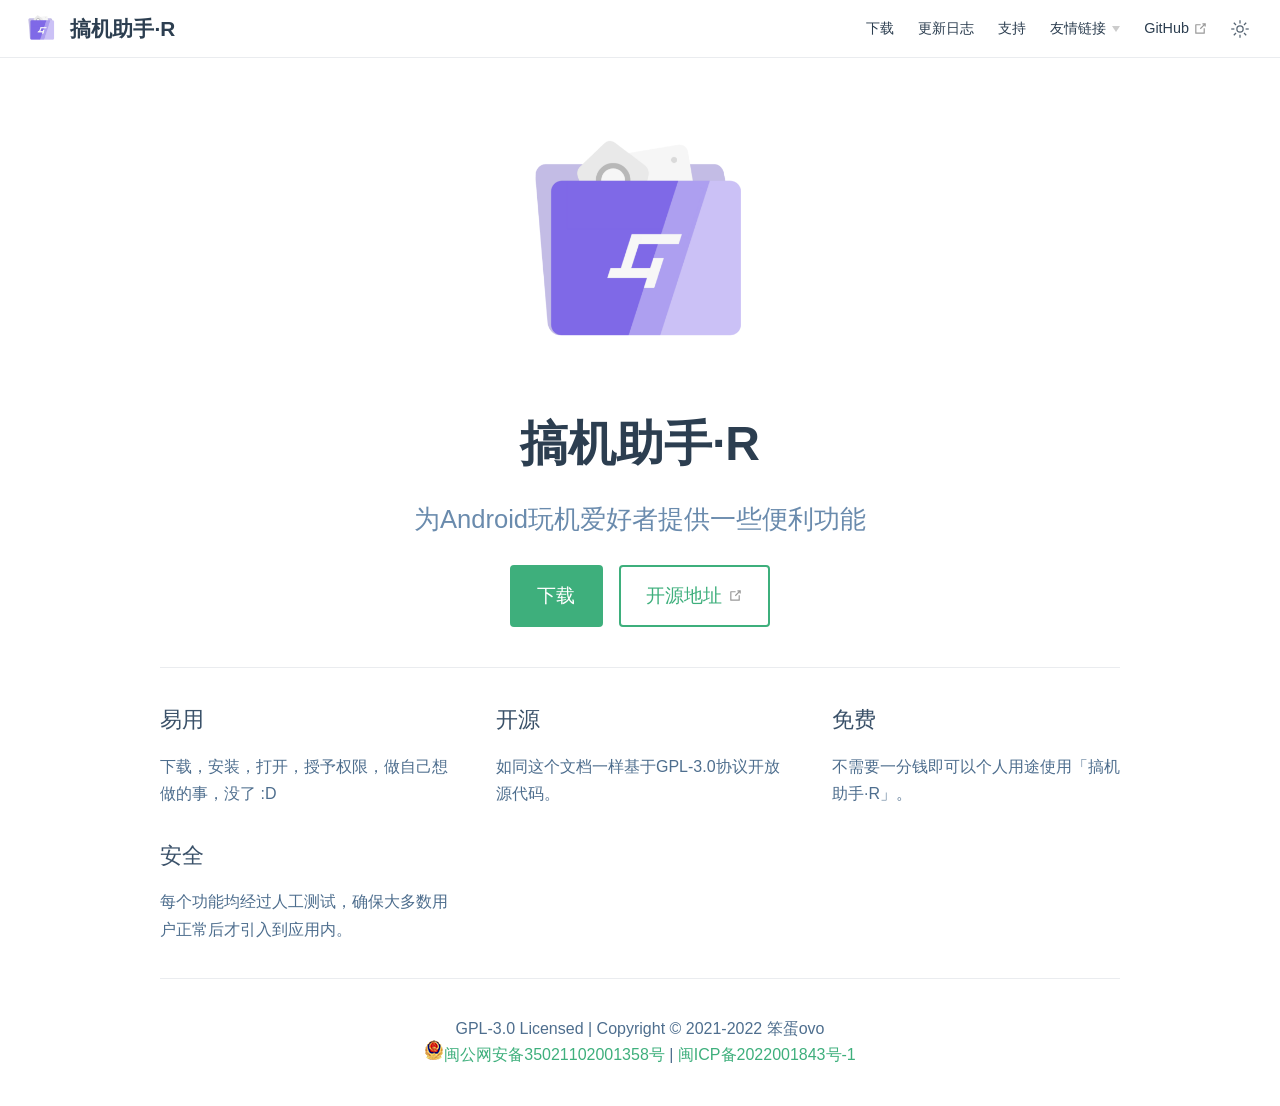
<file: index.html>
<!DOCTYPE html>
<html lang="zh-CN">
  <head>
    <meta charset="utf-8">
    <meta name="viewport" content="width=device-width,initial-scale=1">
    <meta name="generator" content="VuePress 2.0.0-beta.35">
    <style>
      :root {
        --c-bg: #fff;
      }
      html.dark {
        --c-bg: #22272e;
      }
      html, body {
        background-color: var(--c-bg);
      }
    </style>
    <script>
      const userMode = localStorage.getItem('vuepress-color-scheme');
			const systemDarkMode = window.matchMedia && window.matchMedia('(prefers-color-scheme: dark)').matches;
			if (userMode === 'dark' || (userMode !== 'light' && systemDarkMode)) {
				document.documentElement.classList.toggle('dark', true);
			}
    </script>
    <link rel="icon" type="image/png" sizes="16x16" href="/images/icons/favicon-16x16.png"><link rel="icon" type="image/png" sizes="32x32" href="/images/icons/favicon-32x32.png"><link rel="manifest" href="/manifest.webmanifest"><meta name="application-name" content="搞机助手·R"><meta name="apple-mobile-web-app-title" content="搞机助手·R"><meta name="apple-mobile-web-app-status-bar-style" content="black"><link rel="apple-touch-icon" href="/images/icons/apple-touch-icon.png"><meta name="msapplication-TileColor" content="#3eaf7c"><meta name="theme-color" content="#3eaf7c"><title>主页 | 搞机助手·R</title><meta name="description" content="为Android玩机爱好者提供一些便利功能">
    <link rel="modulepreload" href="/assets/app.3f4896de.js"><link rel="modulepreload" href="/assets/index.html.63838ed1.js"><link rel="modulepreload" href="/assets/index.html.d12b8b62.js"><link rel="modulepreload" href="/assets/beian.59f91efc.js"><link rel="modulepreload" href="/assets/plugin-vue_export-helper.21dcd24c.js">
    <link rel="stylesheet" href="/assets/style.12e3365d.css">
  </head>
  <body>
    <div id="app"><!--[--><div class="theme-container no-sidebar"><!--[--><header ref_key="navbar" class="navbar"><div class="toggle-sidebar-button" title="切换侧边栏" aria-expanded="false" role="button" tabindex="0"><div class="icon" aria-hidden="true"><span></span><span></span><span></span></div></div><span><a aria-current="page" href="/" class="router-link-active router-link-exact-active"><img class="logo" src="/images/logo.png" alt="搞机助手·R"><span class="site-name can-hide">搞机助手·R</span></a></span><div class="navbar-items-wrapper" style=""><!--[--><!--]--><nav class="navbar-items can-hide"><!--[--><div class="navbar-item"><a href="/Download/" class="" aria-label="下载"><!--[--><!--]--> 下载 <!--[--><!--]--></a></div><div class="navbar-item"><a href="/Changelog/" class="" aria-label="更新日志"><!--[--><!--]--> 更新日志 <!--[--><!--]--></a></div><div class="navbar-item"><a href="/Support/" class="" aria-label="支持"><!--[--><!--]--> 支持 <!--[--><!--]--></a></div><div class="navbar-item"><div class="navbar-dropdown-wrapper"><button class="navbar-dropdown-title" type="button" aria-label="友情链接"><span class="title">友情链接</span><span class="arrow down"></span></button><button class="navbar-dropdown-title-mobile" type="button" aria-label="友情链接"><span class="title">友情链接</span><span class="right arrow"></span></button><!--[--><ul style="display:none;" class="navbar-dropdown"><!--[--><li class="navbar-dropdown-item"><a class="external-link" href="https://uotan.cn" rel="noopener noreferrer" target="_blank" aria-label="柚坛社区"><!--[--><!--]--> 柚坛社区 <span><svg class="external-link-icon" xmlns="http://www.w3.org/2000/svg" aria-hidden="true" focusable="false" x="0px" y="0px" viewbox="0 0 100 100" width="15" height="15"><path fill="currentColor" d="M18.8,85.1h56l0,0c2.2,0,4-1.8,4-4v-32h-8v28h-48v-48h28v-8h-32l0,0c-2.2,0-4,1.8-4,4v56C14.8,83.3,16.6,85.1,18.8,85.1z"></path><polygon fill="currentColor" points="45.7,48.7 51.3,54.3 77.2,28.5 77.2,37.2 85.2,37.2 85.2,14.9 62.8,14.9 62.8,22.9 71.5,22.9"></polygon></svg><span class="external-link-icon-sr-only">在新窗口打开</span></span><!--[--><!--]--></a></li><li class="navbar-dropdown-item"><a class="external-link" href="https://pan.igjbbs.cn" rel="noopener noreferrer" target="_blank" aria-label="一个云盘"><!--[--><!--]--> 一个云盘 <span><svg class="external-link-icon" xmlns="http://www.w3.org/2000/svg" aria-hidden="true" focusable="false" x="0px" y="0px" viewbox="0 0 100 100" width="15" height="15"><path fill="currentColor" d="M18.8,85.1h56l0,0c2.2,0,4-1.8,4-4v-32h-8v28h-48v-48h28v-8h-32l0,0c-2.2,0-4,1.8-4,4v56C14.8,83.3,16.6,85.1,18.8,85.1z"></path><polygon fill="currentColor" points="45.7,48.7 51.3,54.3 77.2,28.5 77.2,37.2 85.2,37.2 85.2,14.9 62.8,14.9 62.8,22.9 71.5,22.9"></polygon></svg><span class="external-link-icon-sr-only">在新窗口打开</span></span><!--[--><!--]--></a></li><li class="navbar-dropdown-item"><a class="external-link" href="https://bdovo.xyz" rel="noopener noreferrer" target="_blank" aria-label="作者个人主页"><!--[--><!--]--> 作者个人主页 <span><svg class="external-link-icon" xmlns="http://www.w3.org/2000/svg" aria-hidden="true" focusable="false" x="0px" y="0px" viewbox="0 0 100 100" width="15" height="15"><path fill="currentColor" d="M18.8,85.1h56l0,0c2.2,0,4-1.8,4-4v-32h-8v28h-48v-48h28v-8h-32l0,0c-2.2,0-4,1.8-4,4v56C14.8,83.3,16.6,85.1,18.8,85.1z"></path><polygon fill="currentColor" points="45.7,48.7 51.3,54.3 77.2,28.5 77.2,37.2 85.2,37.2 85.2,14.9 62.8,14.9 62.8,22.9 71.5,22.9"></polygon></svg><span class="external-link-icon-sr-only">在新窗口打开</span></span><!--[--><!--]--></a></li><li class="navbar-dropdown-item"><a class="external-link" href="https://status.qqcn.xyz" rel="noopener noreferrer" target="_blank" aria-label="服务器状态查看"><!--[--><!--]--> 服务器状态查看 <span><svg class="external-link-icon" xmlns="http://www.w3.org/2000/svg" aria-hidden="true" focusable="false" x="0px" y="0px" viewbox="0 0 100 100" width="15" height="15"><path fill="currentColor" d="M18.8,85.1h56l0,0c2.2,0,4-1.8,4-4v-32h-8v28h-48v-48h28v-8h-32l0,0c-2.2,0-4,1.8-4,4v56C14.8,83.3,16.6,85.1,18.8,85.1z"></path><polygon fill="currentColor" points="45.7,48.7 51.3,54.3 77.2,28.5 77.2,37.2 85.2,37.2 85.2,14.9 62.8,14.9 62.8,22.9 71.5,22.9"></polygon></svg><span class="external-link-icon-sr-only">在新窗口打开</span></span><!--[--><!--]--></a></li><!--]--></ul><!--]--></div></div><div class="navbar-item"><a class="external-link" href="https://github.com/liuran001/GJZS" rel="noopener noreferrer" target="_blank" aria-label="GitHub"><!--[--><!--]--> GitHub <span><svg class="external-link-icon" xmlns="http://www.w3.org/2000/svg" aria-hidden="true" focusable="false" x="0px" y="0px" viewbox="0 0 100 100" width="15" height="15"><path fill="currentColor" d="M18.8,85.1h56l0,0c2.2,0,4-1.8,4-4v-32h-8v28h-48v-48h28v-8h-32l0,0c-2.2,0-4,1.8-4,4v56C14.8,83.3,16.6,85.1,18.8,85.1z"></path><polygon fill="currentColor" points="45.7,48.7 51.3,54.3 77.2,28.5 77.2,37.2 85.2,37.2 85.2,14.9 62.8,14.9 62.8,22.9 71.5,22.9"></polygon></svg><span class="external-link-icon-sr-only">在新窗口打开</span></span><!--[--><!--]--></a></div><!--]--></nav><!--[--><!--]--><button class="toggle-dark-button" title="切换夜间模式"><svg style="" class="icon" focusable="false" viewBox="0 0 32 32"><path d="M16 12.005a4 4 0 1 1-4 4a4.005 4.005 0 0 1 4-4m0-2a6 6 0 1 0 6 6a6 6 0 0 0-6-6z" fill="currentColor"></path><path d="M5.394 6.813l1.414-1.415l3.506 3.506L8.9 10.318z" fill="currentColor"></path><path d="M2 15.005h5v2H2z" fill="currentColor"></path><path d="M5.394 25.197L8.9 21.691l1.414 1.415l-3.506 3.505z" fill="currentColor"></path><path d="M15 25.005h2v5h-2z" fill="currentColor"></path><path d="M21.687 23.106l1.414-1.415l3.506 3.506l-1.414 1.414z" fill="currentColor"></path><path d="M25 15.005h5v2h-5z" fill="currentColor"></path><path d="M21.687 8.904l3.506-3.506l1.414 1.415l-3.506 3.505z" fill="currentColor"></path><path d="M15 2.005h2v5h-2z" fill="currentColor"></path></svg><svg style="display:none;" class="icon" focusable="false" viewBox="0 0 32 32"><path d="M13.502 5.414a15.075 15.075 0 0 0 11.594 18.194a11.113 11.113 0 0 1-7.975 3.39c-.138 0-.278.005-.418 0a11.094 11.094 0 0 1-3.2-21.584M14.98 3a1.002 1.002 0 0 0-.175.016a13.096 13.096 0 0 0 1.825 25.981c.164.006.328 0 .49 0a13.072 13.072 0 0 0 10.703-5.555a1.01 1.01 0 0 0-.783-1.565A13.08 13.08 0 0 1 15.89 4.38A1.015 1.015 0 0 0 14.98 3z" fill="currentColor"></path></svg></button><!----></div></header><!--]--><div class="sidebar-mask"></div><!--[--><aside class="sidebar"><nav class="navbar-items"><!--[--><div class="navbar-item"><a href="/Download/" class="" aria-label="下载"><!--[--><!--]--> 下载 <!--[--><!--]--></a></div><div class="navbar-item"><a href="/Changelog/" class="" aria-label="更新日志"><!--[--><!--]--> 更新日志 <!--[--><!--]--></a></div><div class="navbar-item"><a href="/Support/" class="" aria-label="支持"><!--[--><!--]--> 支持 <!--[--><!--]--></a></div><div class="navbar-item"><div class="navbar-dropdown-wrapper"><button class="navbar-dropdown-title" type="button" aria-label="友情链接"><span class="title">友情链接</span><span class="arrow down"></span></button><button class="navbar-dropdown-title-mobile" type="button" aria-label="友情链接"><span class="title">友情链接</span><span class="right arrow"></span></button><!--[--><ul style="display:none;" class="navbar-dropdown"><!--[--><li class="navbar-dropdown-item"><a class="external-link" href="https://uotan.cn" rel="noopener noreferrer" target="_blank" aria-label="柚坛社区"><!--[--><!--]--> 柚坛社区 <span><svg class="external-link-icon" xmlns="http://www.w3.org/2000/svg" aria-hidden="true" focusable="false" x="0px" y="0px" viewbox="0 0 100 100" width="15" height="15"><path fill="currentColor" d="M18.8,85.1h56l0,0c2.2,0,4-1.8,4-4v-32h-8v28h-48v-48h28v-8h-32l0,0c-2.2,0-4,1.8-4,4v56C14.8,83.3,16.6,85.1,18.8,85.1z"></path><polygon fill="currentColor" points="45.7,48.7 51.3,54.3 77.2,28.5 77.2,37.2 85.2,37.2 85.2,14.9 62.8,14.9 62.8,22.9 71.5,22.9"></polygon></svg><span class="external-link-icon-sr-only">在新窗口打开</span></span><!--[--><!--]--></a></li><li class="navbar-dropdown-item"><a class="external-link" href="https://pan.igjbbs.cn" rel="noopener noreferrer" target="_blank" aria-label="一个云盘"><!--[--><!--]--> 一个云盘 <span><svg class="external-link-icon" xmlns="http://www.w3.org/2000/svg" aria-hidden="true" focusable="false" x="0px" y="0px" viewbox="0 0 100 100" width="15" height="15"><path fill="currentColor" d="M18.8,85.1h56l0,0c2.2,0,4-1.8,4-4v-32h-8v28h-48v-48h28v-8h-32l0,0c-2.2,0-4,1.8-4,4v56C14.8,83.3,16.6,85.1,18.8,85.1z"></path><polygon fill="currentColor" points="45.7,48.7 51.3,54.3 77.2,28.5 77.2,37.2 85.2,37.2 85.2,14.9 62.8,14.9 62.8,22.9 71.5,22.9"></polygon></svg><span class="external-link-icon-sr-only">在新窗口打开</span></span><!--[--><!--]--></a></li><li class="navbar-dropdown-item"><a class="external-link" href="https://bdovo.xyz" rel="noopener noreferrer" target="_blank" aria-label="作者个人主页"><!--[--><!--]--> 作者个人主页 <span><svg class="external-link-icon" xmlns="http://www.w3.org/2000/svg" aria-hidden="true" focusable="false" x="0px" y="0px" viewbox="0 0 100 100" width="15" height="15"><path fill="currentColor" d="M18.8,85.1h56l0,0c2.2,0,4-1.8,4-4v-32h-8v28h-48v-48h28v-8h-32l0,0c-2.2,0-4,1.8-4,4v56C14.8,83.3,16.6,85.1,18.8,85.1z"></path><polygon fill="currentColor" points="45.7,48.7 51.3,54.3 77.2,28.5 77.2,37.2 85.2,37.2 85.2,14.9 62.8,14.9 62.8,22.9 71.5,22.9"></polygon></svg><span class="external-link-icon-sr-only">在新窗口打开</span></span><!--[--><!--]--></a></li><li class="navbar-dropdown-item"><a class="external-link" href="https://status.qqcn.xyz" rel="noopener noreferrer" target="_blank" aria-label="服务器状态查看"><!--[--><!--]--> 服务器状态查看 <span><svg class="external-link-icon" xmlns="http://www.w3.org/2000/svg" aria-hidden="true" focusable="false" x="0px" y="0px" viewbox="0 0 100 100" width="15" height="15"><path fill="currentColor" d="M18.8,85.1h56l0,0c2.2,0,4-1.8,4-4v-32h-8v28h-48v-48h28v-8h-32l0,0c-2.2,0-4,1.8-4,4v56C14.8,83.3,16.6,85.1,18.8,85.1z"></path><polygon fill="currentColor" points="45.7,48.7 51.3,54.3 77.2,28.5 77.2,37.2 85.2,37.2 85.2,14.9 62.8,14.9 62.8,22.9 71.5,22.9"></polygon></svg><span class="external-link-icon-sr-only">在新窗口打开</span></span><!--[--><!--]--></a></li><!--]--></ul><!--]--></div></div><div class="navbar-item"><a class="external-link" href="https://github.com/liuran001/GJZS" rel="noopener noreferrer" target="_blank" aria-label="GitHub"><!--[--><!--]--> GitHub <span><svg class="external-link-icon" xmlns="http://www.w3.org/2000/svg" aria-hidden="true" focusable="false" x="0px" y="0px" viewbox="0 0 100 100" width="15" height="15"><path fill="currentColor" d="M18.8,85.1h56l0,0c2.2,0,4-1.8,4-4v-32h-8v28h-48v-48h28v-8h-32l0,0c-2.2,0-4,1.8-4,4v56C14.8,83.3,16.6,85.1,18.8,85.1z"></path><polygon fill="currentColor" points="45.7,48.7 51.3,54.3 77.2,28.5 77.2,37.2 85.2,37.2 85.2,14.9 62.8,14.9 62.8,22.9 71.5,22.9"></polygon></svg><span class="external-link-icon-sr-only">在新窗口打开</span></span><!--[--><!--]--></a></div><!--]--></nav><!--[--><!--]--><!----><!--[--><!--]--></aside><!--]--><!--[--><main class="home"><header class="hero"><img src="/images/logo.png" alt="搞机助手·R"><h1 id="main-title">搞机助手·R</h1><p class="description">为Android玩机爱好者提供一些便利功能</p><p class="actions"><!--[--><a href="/Download/" class="action-button primary" aria-label="下载"><!--[--><!--]--> 下载 <!--[--><!--]--></a><a class="external-link action-button secondary" href="https://github.com/liuran001/GJZS" rel="noopener noreferrer" target="_blank" aria-label="开源地址"><!--[--><!--]--> 开源地址 <span><svg class="external-link-icon" xmlns="http://www.w3.org/2000/svg" aria-hidden="true" focusable="false" x="0px" y="0px" viewbox="0 0 100 100" width="15" height="15"><path fill="currentColor" d="M18.8,85.1h56l0,0c2.2,0,4-1.8,4-4v-32h-8v28h-48v-48h28v-8h-32l0,0c-2.2,0-4,1.8-4,4v56C14.8,83.3,16.6,85.1,18.8,85.1z"></path><polygon fill="currentColor" points="45.7,48.7 51.3,54.3 77.2,28.5 77.2,37.2 85.2,37.2 85.2,14.9 62.8,14.9 62.8,22.9 71.5,22.9"></polygon></svg><span class="external-link-icon-sr-only">在新窗口打开</span></span><!--[--><!--]--></a><!--]--></p></header><div class="features"><!--[--><div class="feature"><h2>易用</h2><p>下载，安装，打开，授予权限，做自己想做的事，没了 :D</p></div><div class="feature"><h2>开源</h2><p>如同这个文档一样基于GPL-3.0协议开放源代码。</p></div><div class="feature"><h2>免费</h2><p>不需要一分钱即可以个人用途使用「搞机助手·R」。</p></div><div class="feature"><h2>安全</h2><p>每个功能均经过人工测试，确保大多数用户正常后才引入到应用内。</p></div><!--]--></div><div class="theme-default-content custom"><div class="footer">GPL-3.0 Licensed | Copyright © 2021-2022 笨蛋ovo<br><a target="_blank" href="http://www.beian.gov.cn/portal/registerSystemInfo?recordcode=35021102001358"><img src="/beian.png">闽公网安备35021102001358号</a> | <a target="_blank" rel="noopener" href="https://beian.miit.gov.cn/"><span>闽ICP备2022001843号-1</span></a></div></div><!----></main><!--]--></div><!----><!--]--></div>
    <script type="module" src="/assets/app.3f4896de.js" defer></script>
  </body>
</html>
</file>
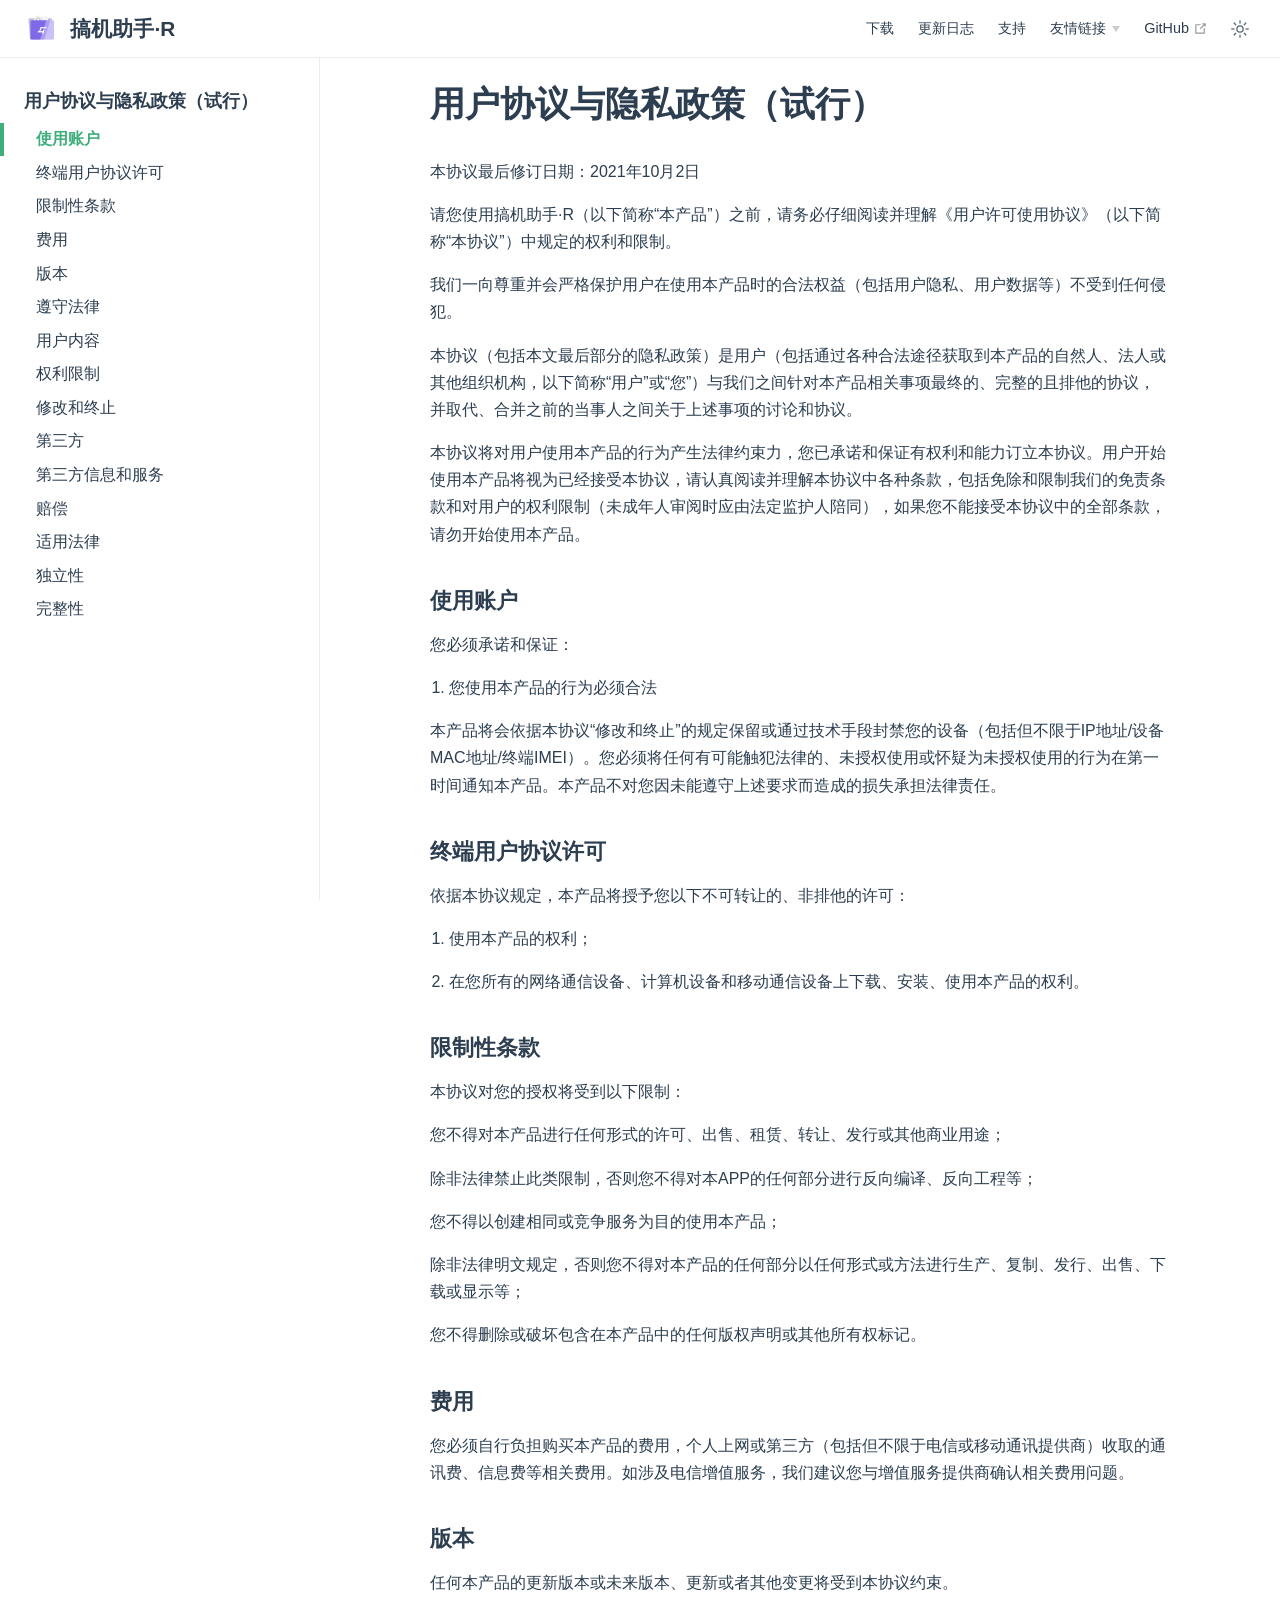
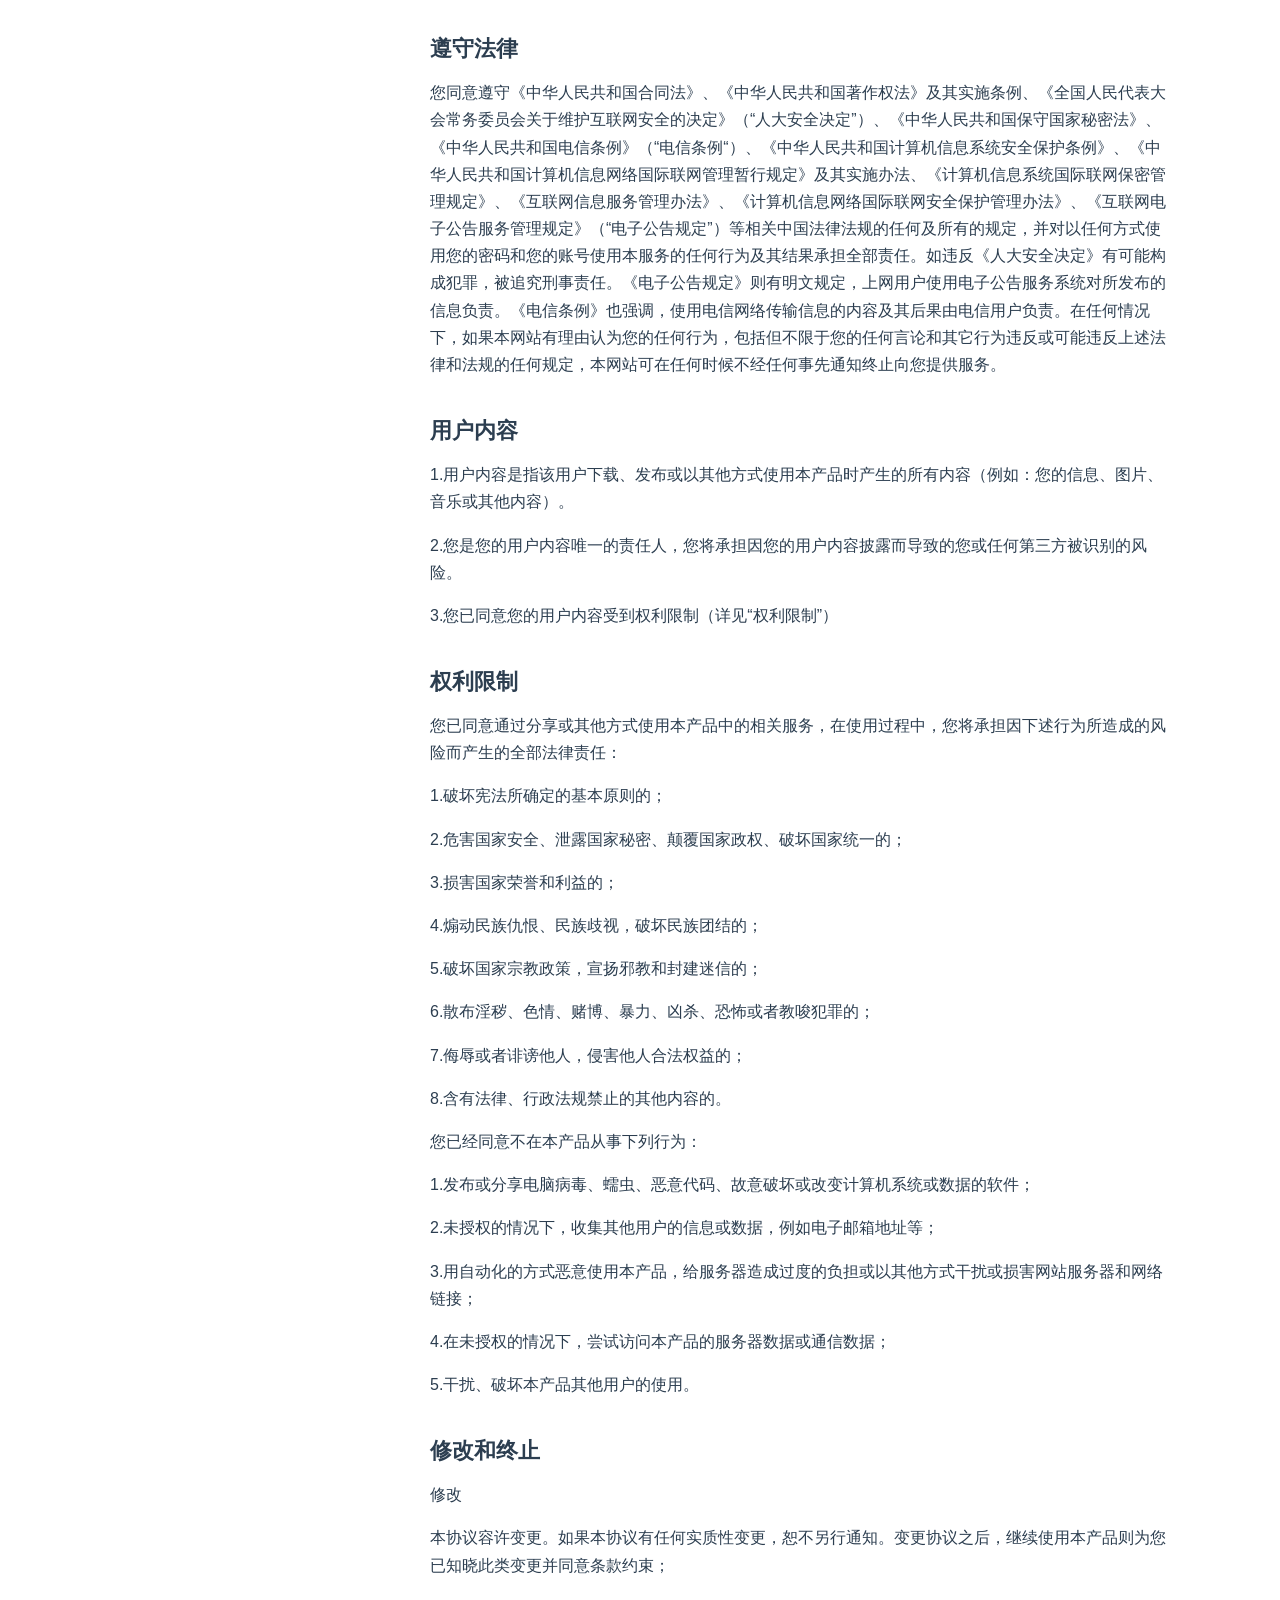
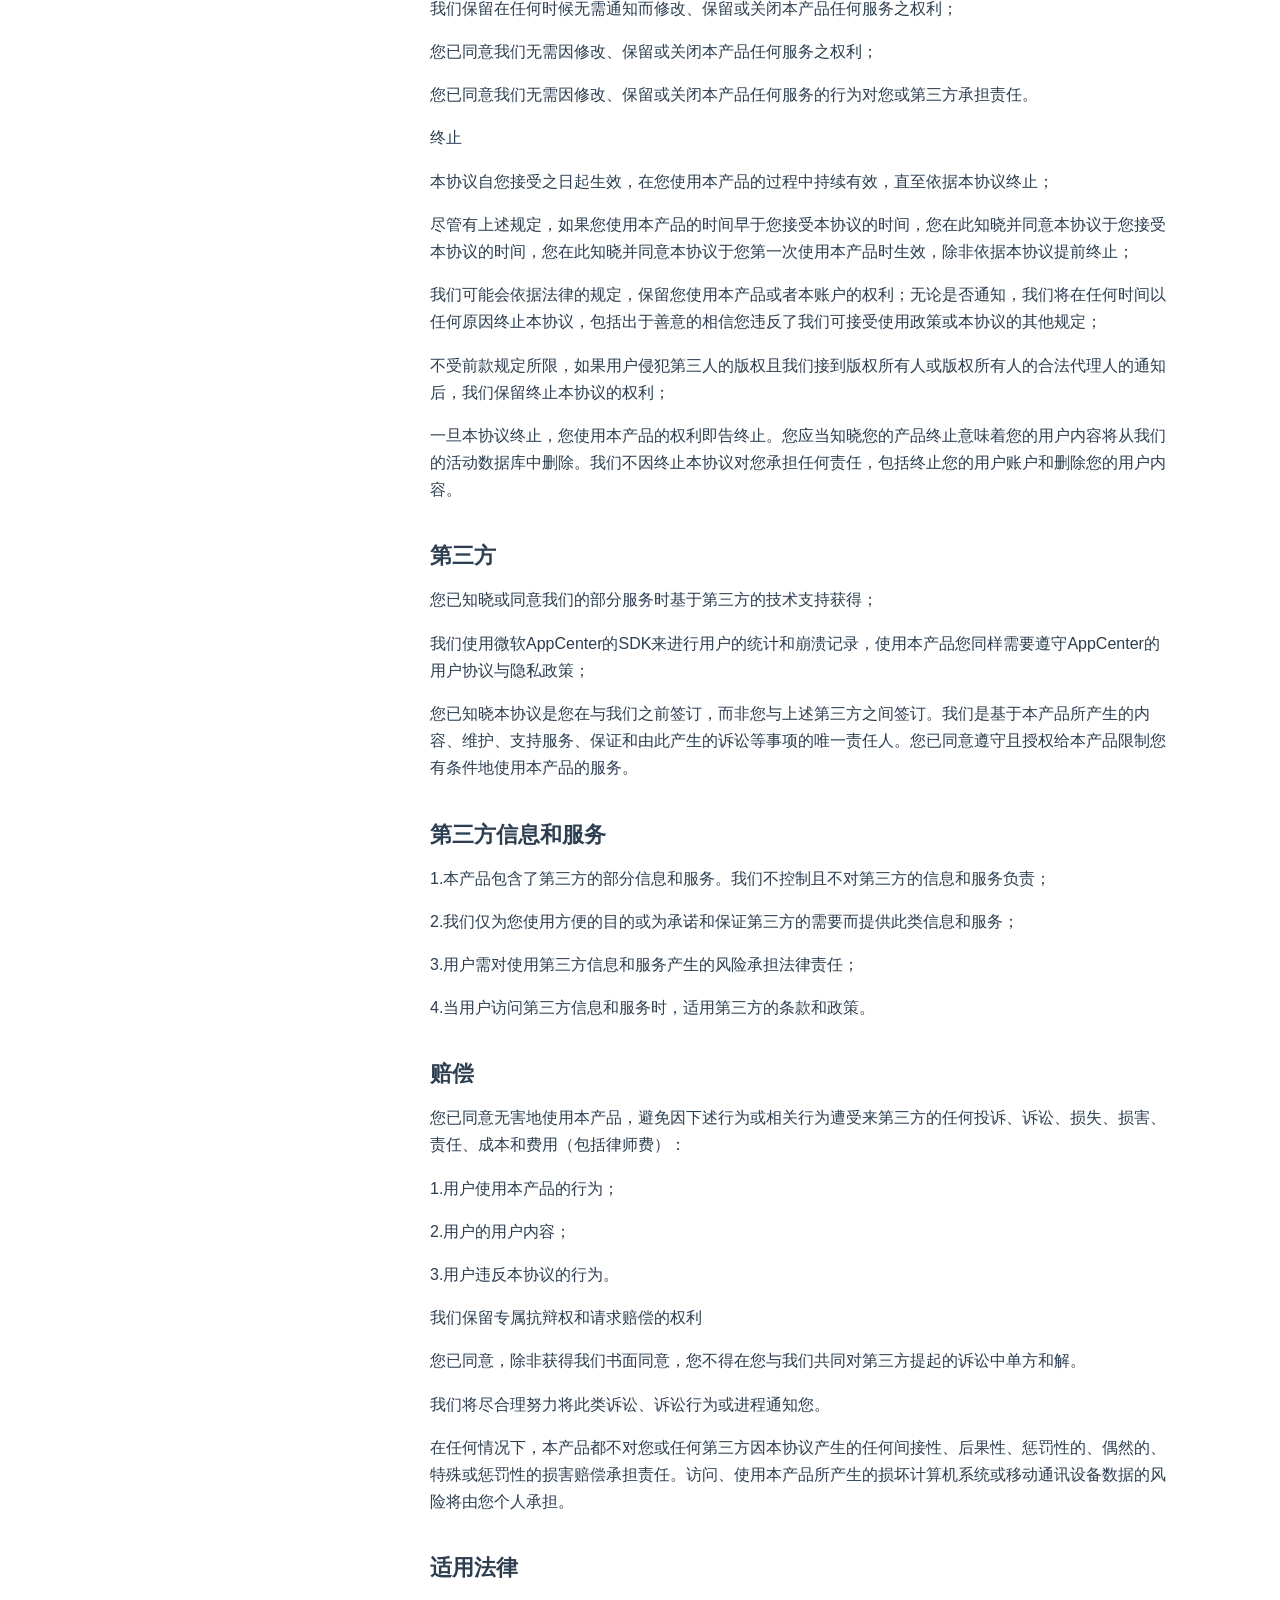
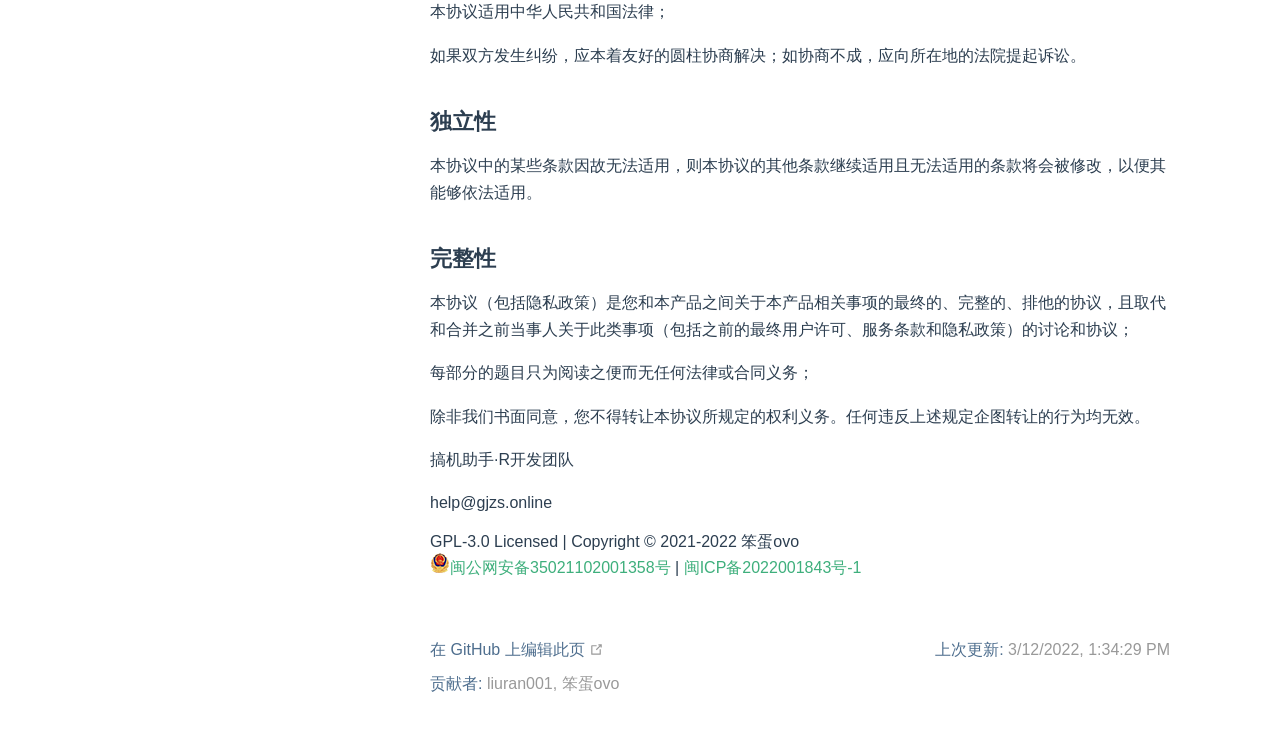
<file: Agreement.html>
<!DOCTYPE html>
<html lang="zh-CN">
  <head>
    <meta charset="utf-8">
    <meta name="viewport" content="width=device-width,initial-scale=1">
    <meta name="generator" content="VuePress 2.0.0-beta.35">
    <style>
      :root {
        --c-bg: #fff;
      }
      html.dark {
        --c-bg: #22272e;
      }
      html, body {
        background-color: var(--c-bg);
      }
    </style>
    <script>
      const userMode = localStorage.getItem('vuepress-color-scheme');
			const systemDarkMode = window.matchMedia && window.matchMedia('(prefers-color-scheme: dark)').matches;
			if (userMode === 'dark' || (userMode !== 'light' && systemDarkMode)) {
				document.documentElement.classList.toggle('dark', true);
			}
    </script>
    <link rel="icon" type="image/png" sizes="16x16" href="/images/icons/favicon-16x16.png"><link rel="icon" type="image/png" sizes="32x32" href="/images/icons/favicon-32x32.png"><link rel="manifest" href="/manifest.webmanifest"><meta name="application-name" content="搞机助手·R"><meta name="apple-mobile-web-app-title" content="搞机助手·R"><meta name="apple-mobile-web-app-status-bar-style" content="black"><link rel="apple-touch-icon" href="/images/icons/apple-touch-icon.png"><meta name="msapplication-TileColor" content="#3eaf7c"><meta name="theme-color" content="#3eaf7c"><title>用户协议与隐私政策（试行） | 搞机助手·R</title><meta name="description" content="为Android玩机爱好者提供一些便利功能">
    <link rel="modulepreload" href="/assets/app.3f4896de.js"><link rel="modulepreload" href="/assets/Agreement.html.915008f6.js"><link rel="modulepreload" href="/assets/Agreement.html.a26c264e.js"><link rel="modulepreload" href="/assets/beian.59f91efc.js"><link rel="modulepreload" href="/assets/plugin-vue_export-helper.21dcd24c.js">
    <link rel="stylesheet" href="/assets/style.12e3365d.css">
  </head>
  <body>
    <div id="app"><!--[--><div class="theme-container"><!--[--><header ref_key="navbar" class="navbar"><div class="toggle-sidebar-button" title="切换侧边栏" aria-expanded="false" role="button" tabindex="0"><div class="icon" aria-hidden="true"><span></span><span></span><span></span></div></div><span><a href="/" class=""><img class="logo" src="/images/logo.png" alt="搞机助手·R"><span class="site-name can-hide">搞机助手·R</span></a></span><div class="navbar-items-wrapper" style=""><!--[--><!--]--><nav class="navbar-items can-hide"><!--[--><div class="navbar-item"><a href="/Download/" class="" aria-label="下载"><!--[--><!--]--> 下载 <!--[--><!--]--></a></div><div class="navbar-item"><a href="/Changelog/" class="" aria-label="更新日志"><!--[--><!--]--> 更新日志 <!--[--><!--]--></a></div><div class="navbar-item"><a href="/Support/" class="" aria-label="支持"><!--[--><!--]--> 支持 <!--[--><!--]--></a></div><div class="navbar-item"><div class="navbar-dropdown-wrapper"><button class="navbar-dropdown-title" type="button" aria-label="友情链接"><span class="title">友情链接</span><span class="arrow down"></span></button><button class="navbar-dropdown-title-mobile" type="button" aria-label="友情链接"><span class="title">友情链接</span><span class="right arrow"></span></button><!--[--><ul style="display:none;" class="navbar-dropdown"><!--[--><li class="navbar-dropdown-item"><a class="external-link" href="https://uotan.cn" rel="noopener noreferrer" target="_blank" aria-label="柚坛社区"><!--[--><!--]--> 柚坛社区 <span><svg class="external-link-icon" xmlns="http://www.w3.org/2000/svg" aria-hidden="true" focusable="false" x="0px" y="0px" viewbox="0 0 100 100" width="15" height="15"><path fill="currentColor" d="M18.8,85.1h56l0,0c2.2,0,4-1.8,4-4v-32h-8v28h-48v-48h28v-8h-32l0,0c-2.2,0-4,1.8-4,4v56C14.8,83.3,16.6,85.1,18.8,85.1z"></path><polygon fill="currentColor" points="45.7,48.7 51.3,54.3 77.2,28.5 77.2,37.2 85.2,37.2 85.2,14.9 62.8,14.9 62.8,22.9 71.5,22.9"></polygon></svg><span class="external-link-icon-sr-only">在新窗口打开</span></span><!--[--><!--]--></a></li><li class="navbar-dropdown-item"><a class="external-link" href="https://pan.igjbbs.cn" rel="noopener noreferrer" target="_blank" aria-label="一个云盘"><!--[--><!--]--> 一个云盘 <span><svg class="external-link-icon" xmlns="http://www.w3.org/2000/svg" aria-hidden="true" focusable="false" x="0px" y="0px" viewbox="0 0 100 100" width="15" height="15"><path fill="currentColor" d="M18.8,85.1h56l0,0c2.2,0,4-1.8,4-4v-32h-8v28h-48v-48h28v-8h-32l0,0c-2.2,0-4,1.8-4,4v56C14.8,83.3,16.6,85.1,18.8,85.1z"></path><polygon fill="currentColor" points="45.7,48.7 51.3,54.3 77.2,28.5 77.2,37.2 85.2,37.2 85.2,14.9 62.8,14.9 62.8,22.9 71.5,22.9"></polygon></svg><span class="external-link-icon-sr-only">在新窗口打开</span></span><!--[--><!--]--></a></li><li class="navbar-dropdown-item"><a class="external-link" href="https://bdovo.xyz" rel="noopener noreferrer" target="_blank" aria-label="作者个人主页"><!--[--><!--]--> 作者个人主页 <span><svg class="external-link-icon" xmlns="http://www.w3.org/2000/svg" aria-hidden="true" focusable="false" x="0px" y="0px" viewbox="0 0 100 100" width="15" height="15"><path fill="currentColor" d="M18.8,85.1h56l0,0c2.2,0,4-1.8,4-4v-32h-8v28h-48v-48h28v-8h-32l0,0c-2.2,0-4,1.8-4,4v56C14.8,83.3,16.6,85.1,18.8,85.1z"></path><polygon fill="currentColor" points="45.7,48.7 51.3,54.3 77.2,28.5 77.2,37.2 85.2,37.2 85.2,14.9 62.8,14.9 62.8,22.9 71.5,22.9"></polygon></svg><span class="external-link-icon-sr-only">在新窗口打开</span></span><!--[--><!--]--></a></li><li class="navbar-dropdown-item"><a class="external-link" href="https://status.qqcn.xyz" rel="noopener noreferrer" target="_blank" aria-label="服务器状态查看"><!--[--><!--]--> 服务器状态查看 <span><svg class="external-link-icon" xmlns="http://www.w3.org/2000/svg" aria-hidden="true" focusable="false" x="0px" y="0px" viewbox="0 0 100 100" width="15" height="15"><path fill="currentColor" d="M18.8,85.1h56l0,0c2.2,0,4-1.8,4-4v-32h-8v28h-48v-48h28v-8h-32l0,0c-2.2,0-4,1.8-4,4v56C14.8,83.3,16.6,85.1,18.8,85.1z"></path><polygon fill="currentColor" points="45.7,48.7 51.3,54.3 77.2,28.5 77.2,37.2 85.2,37.2 85.2,14.9 62.8,14.9 62.8,22.9 71.5,22.9"></polygon></svg><span class="external-link-icon-sr-only">在新窗口打开</span></span><!--[--><!--]--></a></li><!--]--></ul><!--]--></div></div><div class="navbar-item"><a class="external-link" href="https://github.com/liuran001/GJZS" rel="noopener noreferrer" target="_blank" aria-label="GitHub"><!--[--><!--]--> GitHub <span><svg class="external-link-icon" xmlns="http://www.w3.org/2000/svg" aria-hidden="true" focusable="false" x="0px" y="0px" viewbox="0 0 100 100" width="15" height="15"><path fill="currentColor" d="M18.8,85.1h56l0,0c2.2,0,4-1.8,4-4v-32h-8v28h-48v-48h28v-8h-32l0,0c-2.2,0-4,1.8-4,4v56C14.8,83.3,16.6,85.1,18.8,85.1z"></path><polygon fill="currentColor" points="45.7,48.7 51.3,54.3 77.2,28.5 77.2,37.2 85.2,37.2 85.2,14.9 62.8,14.9 62.8,22.9 71.5,22.9"></polygon></svg><span class="external-link-icon-sr-only">在新窗口打开</span></span><!--[--><!--]--></a></div><!--]--></nav><!--[--><!--]--><button class="toggle-dark-button" title="切换夜间模式"><svg style="" class="icon" focusable="false" viewBox="0 0 32 32"><path d="M16 12.005a4 4 0 1 1-4 4a4.005 4.005 0 0 1 4-4m0-2a6 6 0 1 0 6 6a6 6 0 0 0-6-6z" fill="currentColor"></path><path d="M5.394 6.813l1.414-1.415l3.506 3.506L8.9 10.318z" fill="currentColor"></path><path d="M2 15.005h5v2H2z" fill="currentColor"></path><path d="M5.394 25.197L8.9 21.691l1.414 1.415l-3.506 3.505z" fill="currentColor"></path><path d="M15 25.005h2v5h-2z" fill="currentColor"></path><path d="M21.687 23.106l1.414-1.415l3.506 3.506l-1.414 1.414z" fill="currentColor"></path><path d="M25 15.005h5v2h-5z" fill="currentColor"></path><path d="M21.687 8.904l3.506-3.506l1.414 1.415l-3.506 3.505z" fill="currentColor"></path><path d="M15 2.005h2v5h-2z" fill="currentColor"></path></svg><svg style="display:none;" class="icon" focusable="false" viewBox="0 0 32 32"><path d="M13.502 5.414a15.075 15.075 0 0 0 11.594 18.194a11.113 11.113 0 0 1-7.975 3.39c-.138 0-.278.005-.418 0a11.094 11.094 0 0 1-3.2-21.584M14.98 3a1.002 1.002 0 0 0-.175.016a13.096 13.096 0 0 0 1.825 25.981c.164.006.328 0 .49 0a13.072 13.072 0 0 0 10.703-5.555a1.01 1.01 0 0 0-.783-1.565A13.08 13.08 0 0 1 15.89 4.38A1.015 1.015 0 0 0 14.98 3z" fill="currentColor"></path></svg></button><!----></div></header><!--]--><div class="sidebar-mask"></div><!--[--><aside class="sidebar"><nav class="navbar-items"><!--[--><div class="navbar-item"><a href="/Download/" class="" aria-label="下载"><!--[--><!--]--> 下载 <!--[--><!--]--></a></div><div class="navbar-item"><a href="/Changelog/" class="" aria-label="更新日志"><!--[--><!--]--> 更新日志 <!--[--><!--]--></a></div><div class="navbar-item"><a href="/Support/" class="" aria-label="支持"><!--[--><!--]--> 支持 <!--[--><!--]--></a></div><div class="navbar-item"><div class="navbar-dropdown-wrapper"><button class="navbar-dropdown-title" type="button" aria-label="友情链接"><span class="title">友情链接</span><span class="arrow down"></span></button><button class="navbar-dropdown-title-mobile" type="button" aria-label="友情链接"><span class="title">友情链接</span><span class="right arrow"></span></button><!--[--><ul style="display:none;" class="navbar-dropdown"><!--[--><li class="navbar-dropdown-item"><a class="external-link" href="https://uotan.cn" rel="noopener noreferrer" target="_blank" aria-label="柚坛社区"><!--[--><!--]--> 柚坛社区 <span><svg class="external-link-icon" xmlns="http://www.w3.org/2000/svg" aria-hidden="true" focusable="false" x="0px" y="0px" viewbox="0 0 100 100" width="15" height="15"><path fill="currentColor" d="M18.8,85.1h56l0,0c2.2,0,4-1.8,4-4v-32h-8v28h-48v-48h28v-8h-32l0,0c-2.2,0-4,1.8-4,4v56C14.8,83.3,16.6,85.1,18.8,85.1z"></path><polygon fill="currentColor" points="45.7,48.7 51.3,54.3 77.2,28.5 77.2,37.2 85.2,37.2 85.2,14.9 62.8,14.9 62.8,22.9 71.5,22.9"></polygon></svg><span class="external-link-icon-sr-only">在新窗口打开</span></span><!--[--><!--]--></a></li><li class="navbar-dropdown-item"><a class="external-link" href="https://pan.igjbbs.cn" rel="noopener noreferrer" target="_blank" aria-label="一个云盘"><!--[--><!--]--> 一个云盘 <span><svg class="external-link-icon" xmlns="http://www.w3.org/2000/svg" aria-hidden="true" focusable="false" x="0px" y="0px" viewbox="0 0 100 100" width="15" height="15"><path fill="currentColor" d="M18.8,85.1h56l0,0c2.2,0,4-1.8,4-4v-32h-8v28h-48v-48h28v-8h-32l0,0c-2.2,0-4,1.8-4,4v56C14.8,83.3,16.6,85.1,18.8,85.1z"></path><polygon fill="currentColor" points="45.7,48.7 51.3,54.3 77.2,28.5 77.2,37.2 85.2,37.2 85.2,14.9 62.8,14.9 62.8,22.9 71.5,22.9"></polygon></svg><span class="external-link-icon-sr-only">在新窗口打开</span></span><!--[--><!--]--></a></li><li class="navbar-dropdown-item"><a class="external-link" href="https://bdovo.xyz" rel="noopener noreferrer" target="_blank" aria-label="作者个人主页"><!--[--><!--]--> 作者个人主页 <span><svg class="external-link-icon" xmlns="http://www.w3.org/2000/svg" aria-hidden="true" focusable="false" x="0px" y="0px" viewbox="0 0 100 100" width="15" height="15"><path fill="currentColor" d="M18.8,85.1h56l0,0c2.2,0,4-1.8,4-4v-32h-8v28h-48v-48h28v-8h-32l0,0c-2.2,0-4,1.8-4,4v56C14.8,83.3,16.6,85.1,18.8,85.1z"></path><polygon fill="currentColor" points="45.7,48.7 51.3,54.3 77.2,28.5 77.2,37.2 85.2,37.2 85.2,14.9 62.8,14.9 62.8,22.9 71.5,22.9"></polygon></svg><span class="external-link-icon-sr-only">在新窗口打开</span></span><!--[--><!--]--></a></li><li class="navbar-dropdown-item"><a class="external-link" href="https://status.qqcn.xyz" rel="noopener noreferrer" target="_blank" aria-label="服务器状态查看"><!--[--><!--]--> 服务器状态查看 <span><svg class="external-link-icon" xmlns="http://www.w3.org/2000/svg" aria-hidden="true" focusable="false" x="0px" y="0px" viewbox="0 0 100 100" width="15" height="15"><path fill="currentColor" d="M18.8,85.1h56l0,0c2.2,0,4-1.8,4-4v-32h-8v28h-48v-48h28v-8h-32l0,0c-2.2,0-4,1.8-4,4v56C14.8,83.3,16.6,85.1,18.8,85.1z"></path><polygon fill="currentColor" points="45.7,48.7 51.3,54.3 77.2,28.5 77.2,37.2 85.2,37.2 85.2,14.9 62.8,14.9 62.8,22.9 71.5,22.9"></polygon></svg><span class="external-link-icon-sr-only">在新窗口打开</span></span><!--[--><!--]--></a></li><!--]--></ul><!--]--></div></div><div class="navbar-item"><a class="external-link" href="https://github.com/liuran001/GJZS" rel="noopener noreferrer" target="_blank" aria-label="GitHub"><!--[--><!--]--> GitHub <span><svg class="external-link-icon" xmlns="http://www.w3.org/2000/svg" aria-hidden="true" focusable="false" x="0px" y="0px" viewbox="0 0 100 100" width="15" height="15"><path fill="currentColor" d="M18.8,85.1h56l0,0c2.2,0,4-1.8,4-4v-32h-8v28h-48v-48h28v-8h-32l0,0c-2.2,0-4,1.8-4,4v56C14.8,83.3,16.6,85.1,18.8,85.1z"></path><polygon fill="currentColor" points="45.7,48.7 51.3,54.3 77.2,28.5 77.2,37.2 85.2,37.2 85.2,14.9 62.8,14.9 62.8,22.9 71.5,22.9"></polygon></svg><span class="external-link-icon-sr-only">在新窗口打开</span></span><!--[--><!--]--></a></div><!--]--></nav><!--[--><!--]--><ul class="sidebar-items"><!--[--><li><p tabindex="0" class="sidebar-item sidebar-heading">用户协议与隐私政策（试行） <!----></p><!--[--><ul style="" class="sidebar-item-children"><!--[--><li><a aria-current="page" href="/Agreement.html#使用账户" class="router-link-active router-link-exact-active sidebar-item" aria-label="使用账户"><!--[--><!--]--> 使用账户 <!--[--><!--]--></a><!----></li><li><a aria-current="page" href="/Agreement.html#终端用户协议许可" class="router-link-active router-link-exact-active sidebar-item" aria-label="终端用户协议许可"><!--[--><!--]--> 终端用户协议许可 <!--[--><!--]--></a><!----></li><li><a aria-current="page" href="/Agreement.html#限制性条款" class="router-link-active router-link-exact-active sidebar-item" aria-label="限制性条款"><!--[--><!--]--> 限制性条款 <!--[--><!--]--></a><!----></li><li><a aria-current="page" href="/Agreement.html#费用" class="router-link-active router-link-exact-active sidebar-item" aria-label="费用"><!--[--><!--]--> 费用 <!--[--><!--]--></a><!----></li><li><a aria-current="page" href="/Agreement.html#版本" class="router-link-active router-link-exact-active sidebar-item" aria-label="版本"><!--[--><!--]--> 版本 <!--[--><!--]--></a><!----></li><li><a aria-current="page" href="/Agreement.html#遵守法律" class="router-link-active router-link-exact-active sidebar-item" aria-label="遵守法律"><!--[--><!--]--> 遵守法律 <!--[--><!--]--></a><!----></li><li><a aria-current="page" href="/Agreement.html#用户内容" class="router-link-active router-link-exact-active sidebar-item" aria-label="用户内容"><!--[--><!--]--> 用户内容 <!--[--><!--]--></a><!----></li><li><a aria-current="page" href="/Agreement.html#权利限制" class="router-link-active router-link-exact-active sidebar-item" aria-label="权利限制"><!--[--><!--]--> 权利限制 <!--[--><!--]--></a><!----></li><li><a aria-current="page" href="/Agreement.html#修改和终止" class="router-link-active router-link-exact-active sidebar-item" aria-label="修改和终止"><!--[--><!--]--> 修改和终止 <!--[--><!--]--></a><!----></li><li><a aria-current="page" href="/Agreement.html#第三方" class="router-link-active router-link-exact-active sidebar-item" aria-label="第三方"><!--[--><!--]--> 第三方 <!--[--><!--]--></a><!----></li><li><a aria-current="page" href="/Agreement.html#第三方信息和服务" class="router-link-active router-link-exact-active sidebar-item" aria-label="第三方信息和服务"><!--[--><!--]--> 第三方信息和服务 <!--[--><!--]--></a><!----></li><li><a aria-current="page" href="/Agreement.html#赔偿" class="router-link-active router-link-exact-active sidebar-item" aria-label="赔偿"><!--[--><!--]--> 赔偿 <!--[--><!--]--></a><!----></li><li><a aria-current="page" href="/Agreement.html#适用法律" class="router-link-active router-link-exact-active sidebar-item" aria-label="适用法律"><!--[--><!--]--> 适用法律 <!--[--><!--]--></a><!----></li><li><a aria-current="page" href="/Agreement.html#独立性" class="router-link-active router-link-exact-active sidebar-item" aria-label="独立性"><!--[--><!--]--> 独立性 <!--[--><!--]--></a><!----></li><li><a aria-current="page" href="/Agreement.html#完整性" class="router-link-active router-link-exact-active sidebar-item" aria-label="完整性"><!--[--><!--]--> 完整性 <!--[--><!--]--></a><!----></li><!--]--></ul><!--]--></li><!--]--></ul><!--[--><!--]--></aside><!--]--><!--[--><main class="page"><!--[--><!--]--><div class="theme-default-content"><!--[--><h1 id="用户协议与隐私政策-试行" tabindex="-1"><a class="header-anchor" href="#用户协议与隐私政策-试行" aria-hidden="true">#</a> 用户协议与隐私政策（试行）</h1><p>本协议最后修订日期：2021年10月2日</p><p>请您使用搞机助手·R（以下简称“本产品”）之前，请务必仔细阅读并理解《用户许可使用协议》（以下简称“本协议”）中规定的权利和限制。</p><p>我们一向尊重并会严格保护用户在使用本产品时的合法权益（包括用户隐私、用户数据等）不受到任何侵犯。</p><p>本协议（包括本文最后部分的隐私政策）是用户（包括通过各种合法途径获取到本产品的自然人、法人或其他组织机构，以下简称“用户”或“您”）与我们之间针对本产品相关事项最终的、完整的且排他的协议，并取代、合并之前的当事人之间关于上述事项的讨论和协议。</p><p>本协议将对用户使用本产品的行为产生法律约束力，您已承诺和保证有权利和能力订立本协议。用户开始使用本产品将视为已经接受本协议，请认真阅读并理解本协议中各种条款，包括免除和限制我们的免责条款和对用户的权利限制（未成年人审阅时应由法定监护人陪同），如果您不能接受本协议中的全部条款，请勿开始使用本产品。</p><h3 id="使用账户" tabindex="-1"><a class="header-anchor" href="#使用账户" aria-hidden="true">#</a> 使用账户</h3><p>您必须承诺和保证：</p><ol><li>您使用本产品的行为必须合法</li></ol><p>本产品将会依据本协议“修改和终止”的规定保留或通过技术手段封禁您的设备（包括但不限于IP地址/设备MAC地址/终端IMEI）。您必须将任何有可能触犯法律的、未授权使用或怀疑为未授权使用的行为在第一时间通知本产品。本产品不对您因未能遵守上述要求而造成的损失承担法律责任。</p><h3 id="终端用户协议许可" tabindex="-1"><a class="header-anchor" href="#终端用户协议许可" aria-hidden="true">#</a> 终端用户协议许可</h3><p>依据本协议规定，本产品将授予您以下不可转让的、非排他的许可：</p><ol><li><p>使用本产品的权利；</p></li><li><p>在您所有的网络通信设备、计算机设备和移动通信设备上下载、安装、使用本产品的权利。</p></li></ol><h3 id="限制性条款" tabindex="-1"><a class="header-anchor" href="#限制性条款" aria-hidden="true">#</a> 限制性条款</h3><p>本协议对您的授权将受到以下限制：</p><p>您不得对本产品进行任何形式的许可、出售、租赁、转让、发行或其他商业用途；</p><p>除非法律禁止此类限制，否则您不得对本APP的任何部分进行反向编译、反向工程等；</p><p>您不得以创建相同或竞争服务为目的使用本产品；</p><p>除非法律明文规定，否则您不得对本产品的任何部分以任何形式或方法进行生产、复制、发行、出售、下载或显示等；</p><p>您不得删除或破坏包含在本产品中的任何版权声明或其他所有权标记。</p><h3 id="费用" tabindex="-1"><a class="header-anchor" href="#费用" aria-hidden="true">#</a> 费用</h3><p>您必须自行负担购买本产品的费用，个人上网或第三方（包括但不限于电信或移动通讯提供商）收取的通讯费、信息费等相关费用。如涉及电信增值服务，我们建议您与增值服务提供商确认相关费用问题。</p><h3 id="版本" tabindex="-1"><a class="header-anchor" href="#版本" aria-hidden="true">#</a> 版本</h3><p>任何本产品的更新版本或未来版本、更新或者其他变更将受到本协议约束。</p><h3 id="遵守法律" tabindex="-1"><a class="header-anchor" href="#遵守法律" aria-hidden="true">#</a> 遵守法律</h3><p>您同意遵守《中华人民共和国合同法》、《中华人民共和国著作权法》及其实施条例、《全国人民代表大会常务委员会关于维护互联网安全的决定》（“人大安全决定”）、《中华人民共和国保守国家秘密法》、《中华人民共和国电信条例》（“电信条例“）、《中华人民共和国计算机信息系统安全保护条例》、《中华人民共和国计算机信息网络国际联网管理暂行规定》及其实施办法、《计算机信息系统国际联网保密管理规定》、《互联网信息服务管理办法》、《计算机信息网络国际联网安全保护管理办法》、《互联网电子公告服务管理规定》（“电子公告规定”）等相关中国法律法规的任何及所有的规定，并对以任何方式使用您的密码和您的账号使用本服务的任何行为及其结果承担全部责任。如违反《人大安全决定》有可能构成犯罪，被追究刑事责任。《电子公告规定》则有明文规定，上网用户使用电子公告服务系统对所发布的信息负责。《电信条例》也强调，使用电信网络传输信息的内容及其后果由电信用户负责。在任何情况下，如果本网站有理由认为您的任何行为，包括但不限于您的任何言论和其它行为违反或可能违反上述法律和法规的任何规定，本网站可在任何时候不经任何事先通知终止向您提供服务。</p><h3 id="用户内容" tabindex="-1"><a class="header-anchor" href="#用户内容" aria-hidden="true">#</a> 用户内容</h3><p>1.用户内容是指该用户下载、发布或以其他方式使用本产品时产生的所有内容（例如：您的信息、图片、音乐或其他内容）。</p><p>2.您是您的用户内容唯一的责任人，您将承担因您的用户内容披露而导致的您或任何第三方被识别的风险。</p><p>3.您已同意您的用户内容受到权利限制（详见“权利限制”）</p><h3 id="权利限制" tabindex="-1"><a class="header-anchor" href="#权利限制" aria-hidden="true">#</a> 权利限制</h3><p>您已同意通过分享或其他方式使用本产品中的相关服务，在使用过程中，您将承担因下述行为所造成的风险而产生的全部法律责任：</p><p>1.破坏宪法所确定的基本原则的；</p><p>2.危害国家安全、泄露国家秘密、颠覆国家政权、破坏国家统一的；</p><p>3.损害国家荣誉和利益的；</p><p>4.煽动民族仇恨、民族歧视，破坏民族团结的；</p><p>5.破坏国家宗教政策，宣扬邪教和封建迷信的；</p><p>6.散布淫秽、色情、赌博、暴力、凶杀、恐怖或者教唆犯罪的；</p><p>7.侮辱或者诽谤他人，侵害他人合法权益的；</p><p>8.含有法律、行政法规禁止的其他内容的。</p><p>您已经同意不在本产品从事下列行为：</p><p>1.发布或分享电脑病毒、蠕虫、恶意代码、故意破坏或改变计算机系统或数据的软件；</p><p>2.未授权的情况下，收集其他用户的信息或数据，例如电子邮箱地址等；</p><p>3.用自动化的方式恶意使用本产品，给服务器造成过度的负担或以其他方式干扰或损害网站服务器和网络链接；</p><p>4.在未授权的情况下，尝试访问本产品的服务器数据或通信数据；</p><p>5.干扰、破坏本产品其他用户的使用。</p><h3 id="修改和终止" tabindex="-1"><a class="header-anchor" href="#修改和终止" aria-hidden="true">#</a> 修改和终止</h3><p>修改</p><p>本协议容许变更。如果本协议有任何实质性变更，恕不另行通知。变更协议之后，继续使用本产品则为您已知晓此类变更并同意条款约束；</p><p>我们保留在任何时候无需通知而修改、保留或关闭本产品任何服务之权利；</p><p>您已同意我们无需因修改、保留或关闭本产品任何服务之权利；</p><p>您已同意我们无需因修改、保留或关闭本产品任何服务的行为对您或第三方承担责任。</p><p>终止</p><p>本协议自您接受之日起生效，在您使用本产品的过程中持续有效，直至依据本协议终止；</p><p>尽管有上述规定，如果您使用本产品的时间早于您接受本协议的时间，您在此知晓并同意本协议于您接受本协议的时间，您在此知晓并同意本协议于您第一次使用本产品时生效，除非依据本协议提前终止；</p><p>我们可能会依据法律的规定，保留您使用本产品或者本账户的权利；无论是否通知，我们将在任何时间以任何原因终止本协议，包括出于善意的相信您违反了我们可接受使用政策或本协议的其他规定；</p><p>不受前款规定所限，如果用户侵犯第三人的版权且我们接到版权所有人或版权所有人的合法代理人的通知后，我们保留终止本协议的权利；</p><p>一旦本协议终止，您使用本产品的权利即告终止。您应当知晓您的产品终止意味着您的用户内容将从我们的活动数据库中删除。我们不因终止本协议对您承担任何责任，包括终止您的用户账户和删除您的用户内容。</p><h3 id="第三方" tabindex="-1"><a class="header-anchor" href="#第三方" aria-hidden="true">#</a> 第三方</h3><p>您已知晓或同意我们的部分服务时基于第三方的技术支持获得；</p><p>我们使用微软AppCenter的SDK来进行用户的统计和崩溃记录，使用本产品您同样需要遵守AppCenter的用户协议与隐私政策；</p><p>您已知晓本协议是您在与我们之前签订，而非您与上述第三方之间签订。我们是基于本产品所产生的内容、维护、支持服务、保证和由此产生的诉讼等事项的唯一责任人。您已同意遵守且授权给本产品限制您有条件地使用本产品的服务。</p><h3 id="第三方信息和服务" tabindex="-1"><a class="header-anchor" href="#第三方信息和服务" aria-hidden="true">#</a> 第三方信息和服务</h3><p>1.本产品包含了第三方的部分信息和服务。我们不控制且不对第三方的信息和服务负责；</p><p>2.我们仅为您使用方便的目的或为承诺和保证第三方的需要而提供此类信息和服务；</p><p>3.用户需对使用第三方信息和服务产生的风险承担法律责任；</p><p>4.当用户访问第三方信息和服务时，适用第三方的条款和政策。</p><h3 id="赔偿" tabindex="-1"><a class="header-anchor" href="#赔偿" aria-hidden="true">#</a> 赔偿</h3><p>您已同意无害地使用本产品，避免因下述行为或相关行为遭受来第三方的任何投诉、诉讼、损失、损害、责任、成本和费用（包括律师费）：</p><p>1.用户使用本产品的行为；</p><p>2.用户的用户内容；</p><p>3.用户违反本协议的行为。</p><p>我们保留专属抗辩权和请求赔偿的权利</p><p>您已同意，除非获得我们书面同意，您不得在您与我们共同对第三方提起的诉讼中单方和解。</p><p>我们将尽合理努力将此类诉讼、诉讼行为或进程通知您。</p><p>在任何情况下，本产品都不对您或任何第三方因本协议产生的任何间接性、后果性、惩罚性的、偶然的、特殊或惩罚性的损害赔偿承担责任。访问、使用本产品所产生的损坏计算机系统或移动通讯设备数据的风险将由您个人承担。</p><h3 id="适用法律" tabindex="-1"><a class="header-anchor" href="#适用法律" aria-hidden="true">#</a> 适用法律</h3><p>本协议适用中华人民共和国法律；</p><p>如果双方发生纠纷，应本着友好的圆柱协商解决；如协商不成，应向所在地的法院提起诉讼。</p><h3 id="独立性" tabindex="-1"><a class="header-anchor" href="#独立性" aria-hidden="true">#</a> 独立性</h3><p>本协议中的某些条款因故无法适用，则本协议的其他条款继续适用且无法适用的条款将会被修改，以便其能够依法适用。</p><h3 id="完整性" tabindex="-1"><a class="header-anchor" href="#完整性" aria-hidden="true">#</a> 完整性</h3><p>本协议（包括隐私政策）是您和本产品之间关于本产品相关事项的最终的、完整的、排他的协议，且取代和合并之前当事人关于此类事项（包括之前的最终用户许可、服务条款和隐私政策）的讨论和协议；</p><p>每部分的题目只为阅读之便而无任何法律或合同义务；</p><p>除非我们书面同意，您不得转让本协议所规定的权利义务。任何违反上述规定企图转让的行为均无效。</p><p>搞机助手·R开发团队</p><p>help@gjzs.online</p><div class="footer">GPL-3.0 Licensed | Copyright © 2021-2022 笨蛋ovo<br><a target="_blank" href="http://www.beian.gov.cn/portal/registerSystemInfo?recordcode=35021102001358"><img src="/beian.png">闽公网安备35021102001358号</a> | <a target="_blank" rel="noopener" href="https://beian.miit.gov.cn/"><span>闽ICP备2022001843号-1</span></a></div><!--]--></div><footer class="page-meta"><div class="meta-item edit-link"><a class="external-link meta-item-label" href="https://github.com/liuran001/GJZS/edit/main/docs/Agreement.md" rel="noopener noreferrer" target="_blank" aria-label="在 GitHub 上编辑此页"><!--[--><!--]--> 在 GitHub 上编辑此页 <span><svg class="external-link-icon" xmlns="http://www.w3.org/2000/svg" aria-hidden="true" focusable="false" x="0px" y="0px" viewbox="0 0 100 100" width="15" height="15"><path fill="currentColor" d="M18.8,85.1h56l0,0c2.2,0,4-1.8,4-4v-32h-8v28h-48v-48h28v-8h-32l0,0c-2.2,0-4,1.8-4,4v56C14.8,83.3,16.6,85.1,18.8,85.1z"></path><polygon fill="currentColor" points="45.7,48.7 51.3,54.3 77.2,28.5 77.2,37.2 85.2,37.2 85.2,14.9 62.8,14.9 62.8,22.9 71.5,22.9"></polygon></svg><span class="external-link-icon-sr-only">在新窗口打开</span></span><!--[--><!--]--></a></div><div class="meta-item last-updated"><span class="meta-item-label">上次更新: </span><!----></div><div class="meta-item contributors"><span class="meta-item-label">贡献者: </span><span class="meta-item-info"><!--[--><!--[--><span class="contributor" title="email: liuran001@126.com">liuran001</span><!--[-->, <!--]--><!--]--><!--[--><span class="contributor" title="email: liuran001@126.com">笨蛋ovo</span><!----><!--]--><!--]--></span></div></footer><!----><!--[--><!--]--></main><!--]--></div><!----><!--]--></div>
    <script type="module" src="/assets/app.3f4896de.js" defer></script>
  </body>
</html>
</file>
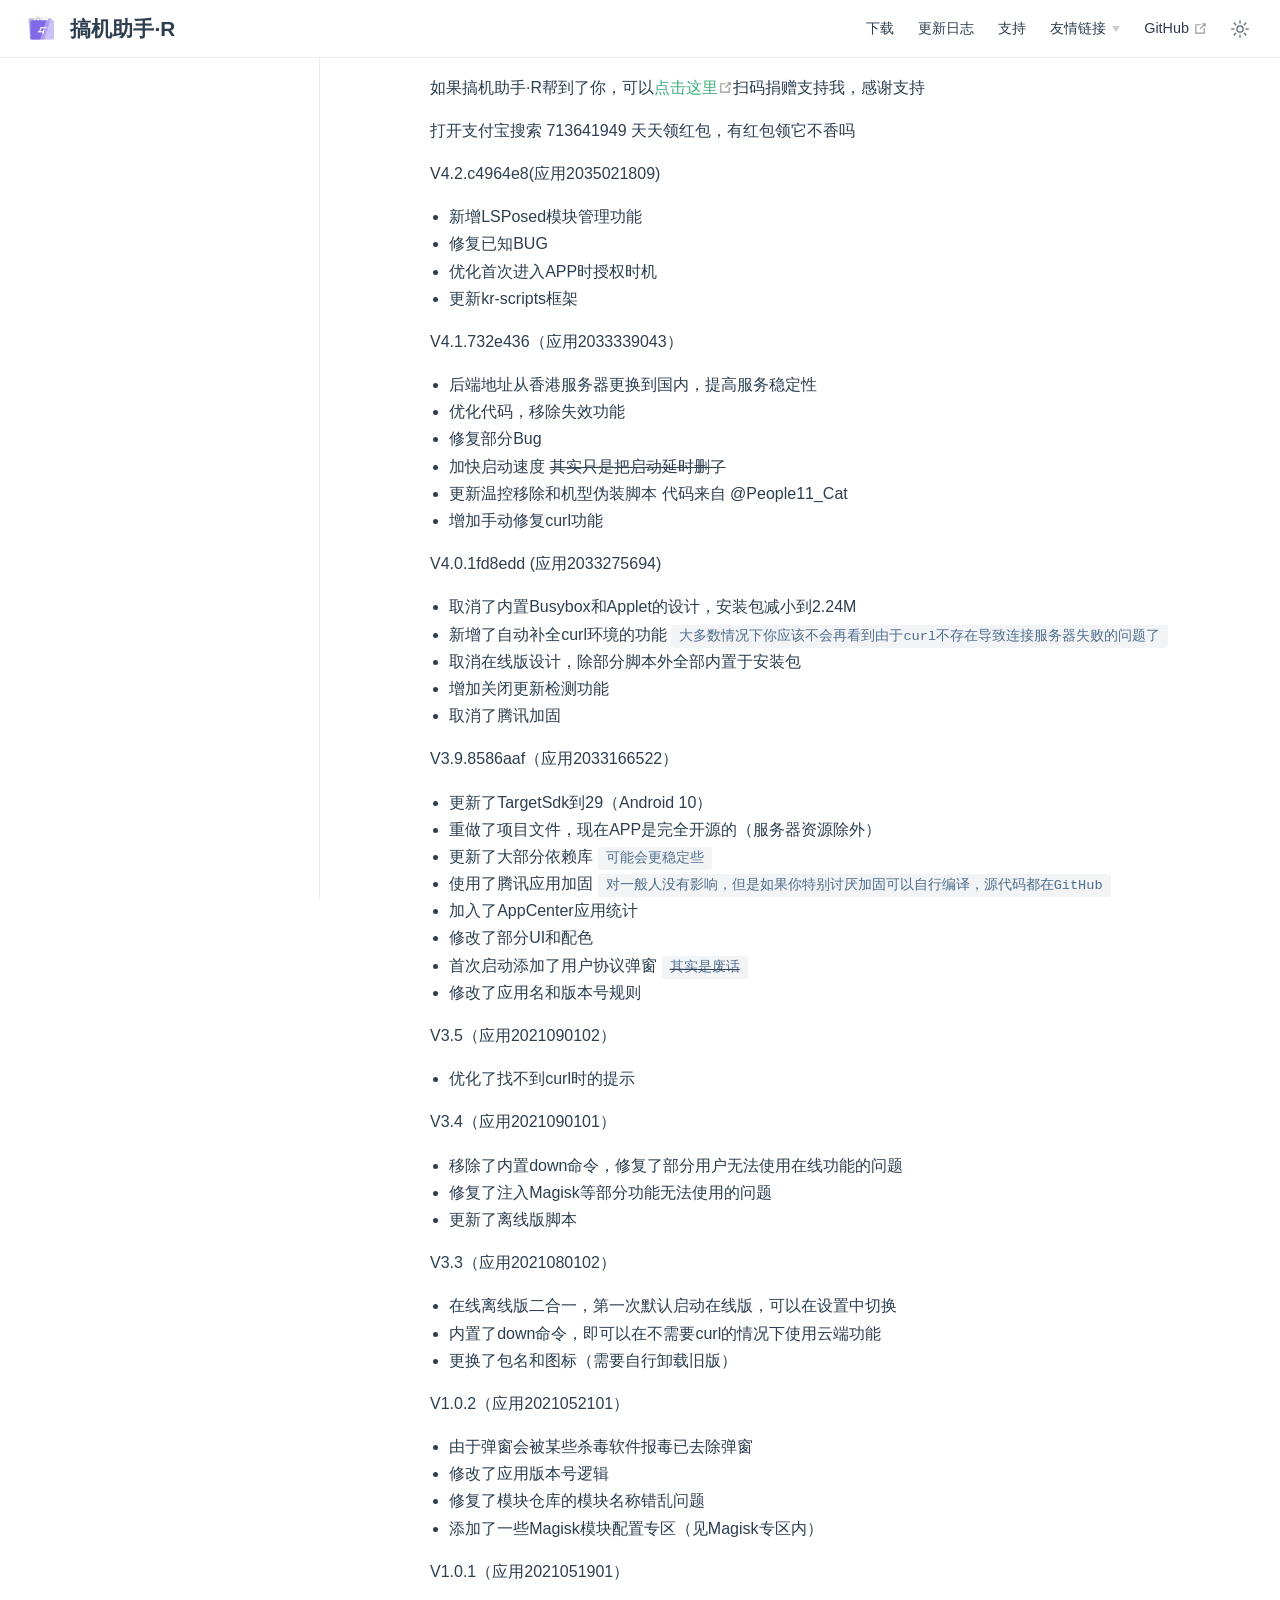
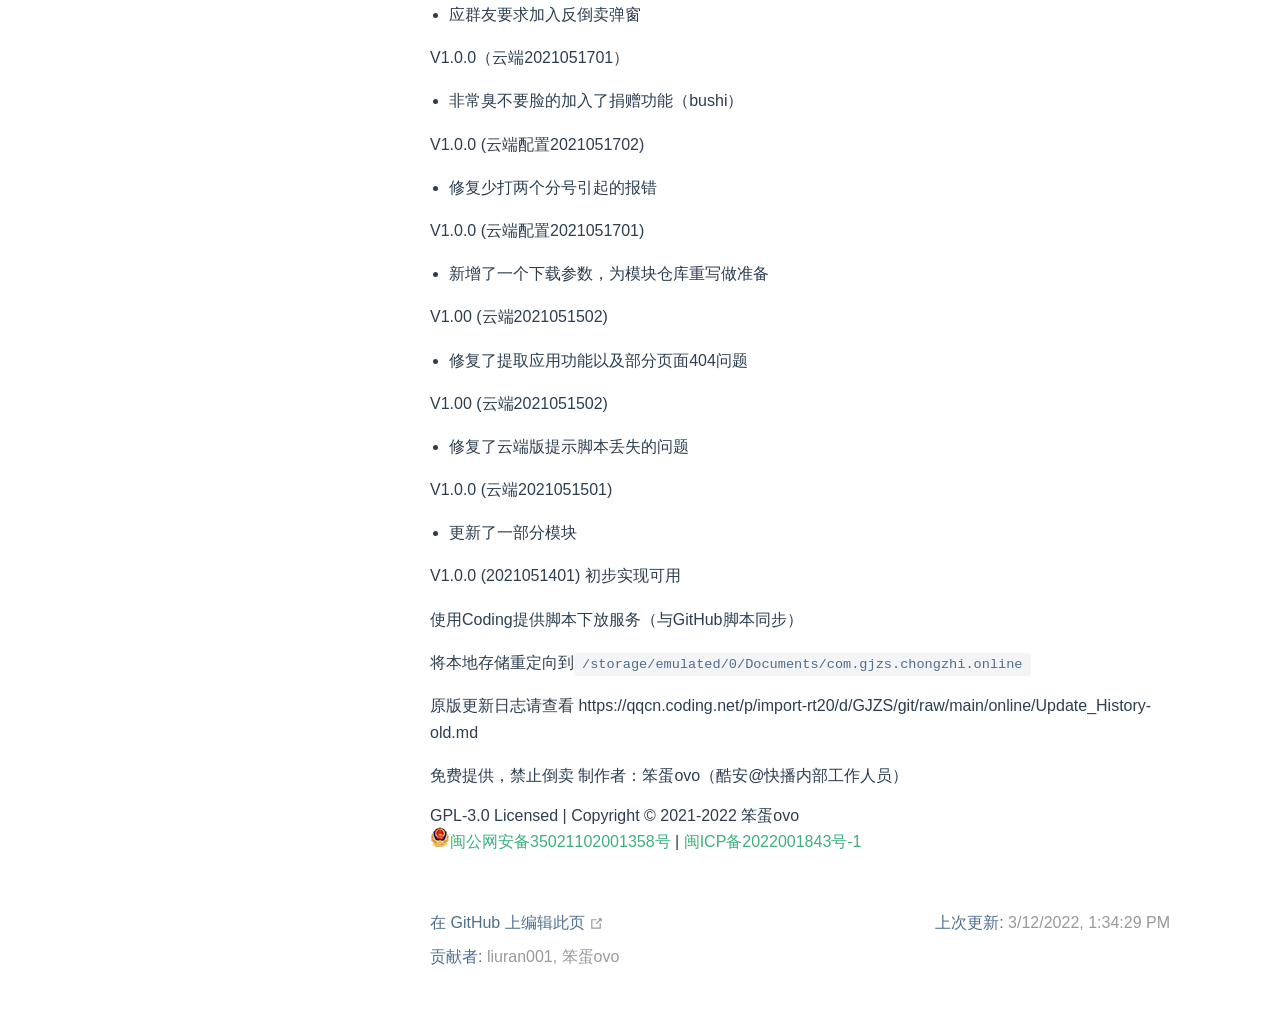
<file: Changelog.html>
<!DOCTYPE html>
<html lang="zh-CN">
  <head>
    <meta charset="utf-8">
    <meta name="viewport" content="width=device-width,initial-scale=1">
    <meta name="generator" content="VuePress 2.0.0-beta.35">
    <style>
      :root {
        --c-bg: #fff;
      }
      html.dark {
        --c-bg: #22272e;
      }
      html, body {
        background-color: var(--c-bg);
      }
    </style>
    <script>
      const userMode = localStorage.getItem('vuepress-color-scheme');
			const systemDarkMode = window.matchMedia && window.matchMedia('(prefers-color-scheme: dark)').matches;
			if (userMode === 'dark' || (userMode !== 'light' && systemDarkMode)) {
				document.documentElement.classList.toggle('dark', true);
			}
    </script>
    <link rel="icon" type="image/png" sizes="16x16" href="/images/icons/favicon-16x16.png"><link rel="icon" type="image/png" sizes="32x32" href="/images/icons/favicon-32x32.png"><link rel="manifest" href="/manifest.webmanifest"><meta name="application-name" content="搞机助手·R"><meta name="apple-mobile-web-app-title" content="搞机助手·R"><meta name="apple-mobile-web-app-status-bar-style" content="black"><link rel="apple-touch-icon" href="/images/icons/apple-touch-icon.png"><meta name="msapplication-TileColor" content="#3eaf7c"><meta name="theme-color" content="#3eaf7c"><title>搞机助手·R</title><meta name="description" content="为Android玩机爱好者提供一些便利功能">
    <link rel="modulepreload" href="/assets/app.3f4896de.js"><link rel="modulepreload" href="/assets/Changelog.html.7fccafdc.js"><link rel="modulepreload" href="/assets/Changelog.html.9f836f35.js"><link rel="modulepreload" href="/assets/beian.59f91efc.js"><link rel="modulepreload" href="/assets/plugin-vue_export-helper.21dcd24c.js">
    <link rel="stylesheet" href="/assets/style.12e3365d.css">
  </head>
  <body>
    <div id="app"><!--[--><div class="theme-container"><!--[--><header ref_key="navbar" class="navbar"><div class="toggle-sidebar-button" title="切换侧边栏" aria-expanded="false" role="button" tabindex="0"><div class="icon" aria-hidden="true"><span></span><span></span><span></span></div></div><span><a href="/" class=""><img class="logo" src="/images/logo.png" alt="搞机助手·R"><span class="site-name can-hide">搞机助手·R</span></a></span><div class="navbar-items-wrapper" style=""><!--[--><!--]--><nav class="navbar-items can-hide"><!--[--><div class="navbar-item"><a href="/Download/" class="" aria-label="下载"><!--[--><!--]--> 下载 <!--[--><!--]--></a></div><div class="navbar-item"><a href="/Changelog/" class="" aria-label="更新日志"><!--[--><!--]--> 更新日志 <!--[--><!--]--></a></div><div class="navbar-item"><a href="/Support/" class="" aria-label="支持"><!--[--><!--]--> 支持 <!--[--><!--]--></a></div><div class="navbar-item"><div class="navbar-dropdown-wrapper"><button class="navbar-dropdown-title" type="button" aria-label="友情链接"><span class="title">友情链接</span><span class="arrow down"></span></button><button class="navbar-dropdown-title-mobile" type="button" aria-label="友情链接"><span class="title">友情链接</span><span class="right arrow"></span></button><!--[--><ul style="display:none;" class="navbar-dropdown"><!--[--><li class="navbar-dropdown-item"><a class="external-link" href="https://uotan.cn" rel="noopener noreferrer" target="_blank" aria-label="柚坛社区"><!--[--><!--]--> 柚坛社区 <span><svg class="external-link-icon" xmlns="http://www.w3.org/2000/svg" aria-hidden="true" focusable="false" x="0px" y="0px" viewbox="0 0 100 100" width="15" height="15"><path fill="currentColor" d="M18.8,85.1h56l0,0c2.2,0,4-1.8,4-4v-32h-8v28h-48v-48h28v-8h-32l0,0c-2.2,0-4,1.8-4,4v56C14.8,83.3,16.6,85.1,18.8,85.1z"></path><polygon fill="currentColor" points="45.7,48.7 51.3,54.3 77.2,28.5 77.2,37.2 85.2,37.2 85.2,14.9 62.8,14.9 62.8,22.9 71.5,22.9"></polygon></svg><span class="external-link-icon-sr-only">在新窗口打开</span></span><!--[--><!--]--></a></li><li class="navbar-dropdown-item"><a class="external-link" href="https://pan.igjbbs.cn" rel="noopener noreferrer" target="_blank" aria-label="一个云盘"><!--[--><!--]--> 一个云盘 <span><svg class="external-link-icon" xmlns="http://www.w3.org/2000/svg" aria-hidden="true" focusable="false" x="0px" y="0px" viewbox="0 0 100 100" width="15" height="15"><path fill="currentColor" d="M18.8,85.1h56l0,0c2.2,0,4-1.8,4-4v-32h-8v28h-48v-48h28v-8h-32l0,0c-2.2,0-4,1.8-4,4v56C14.8,83.3,16.6,85.1,18.8,85.1z"></path><polygon fill="currentColor" points="45.7,48.7 51.3,54.3 77.2,28.5 77.2,37.2 85.2,37.2 85.2,14.9 62.8,14.9 62.8,22.9 71.5,22.9"></polygon></svg><span class="external-link-icon-sr-only">在新窗口打开</span></span><!--[--><!--]--></a></li><li class="navbar-dropdown-item"><a class="external-link" href="https://bdovo.xyz" rel="noopener noreferrer" target="_blank" aria-label="作者个人主页"><!--[--><!--]--> 作者个人主页 <span><svg class="external-link-icon" xmlns="http://www.w3.org/2000/svg" aria-hidden="true" focusable="false" x="0px" y="0px" viewbox="0 0 100 100" width="15" height="15"><path fill="currentColor" d="M18.8,85.1h56l0,0c2.2,0,4-1.8,4-4v-32h-8v28h-48v-48h28v-8h-32l0,0c-2.2,0-4,1.8-4,4v56C14.8,83.3,16.6,85.1,18.8,85.1z"></path><polygon fill="currentColor" points="45.7,48.7 51.3,54.3 77.2,28.5 77.2,37.2 85.2,37.2 85.2,14.9 62.8,14.9 62.8,22.9 71.5,22.9"></polygon></svg><span class="external-link-icon-sr-only">在新窗口打开</span></span><!--[--><!--]--></a></li><li class="navbar-dropdown-item"><a class="external-link" href="https://status.qqcn.xyz" rel="noopener noreferrer" target="_blank" aria-label="服务器状态查看"><!--[--><!--]--> 服务器状态查看 <span><svg class="external-link-icon" xmlns="http://www.w3.org/2000/svg" aria-hidden="true" focusable="false" x="0px" y="0px" viewbox="0 0 100 100" width="15" height="15"><path fill="currentColor" d="M18.8,85.1h56l0,0c2.2,0,4-1.8,4-4v-32h-8v28h-48v-48h28v-8h-32l0,0c-2.2,0-4,1.8-4,4v56C14.8,83.3,16.6,85.1,18.8,85.1z"></path><polygon fill="currentColor" points="45.7,48.7 51.3,54.3 77.2,28.5 77.2,37.2 85.2,37.2 85.2,14.9 62.8,14.9 62.8,22.9 71.5,22.9"></polygon></svg><span class="external-link-icon-sr-only">在新窗口打开</span></span><!--[--><!--]--></a></li><!--]--></ul><!--]--></div></div><div class="navbar-item"><a class="external-link" href="https://github.com/liuran001/GJZS" rel="noopener noreferrer" target="_blank" aria-label="GitHub"><!--[--><!--]--> GitHub <span><svg class="external-link-icon" xmlns="http://www.w3.org/2000/svg" aria-hidden="true" focusable="false" x="0px" y="0px" viewbox="0 0 100 100" width="15" height="15"><path fill="currentColor" d="M18.8,85.1h56l0,0c2.2,0,4-1.8,4-4v-32h-8v28h-48v-48h28v-8h-32l0,0c-2.2,0-4,1.8-4,4v56C14.8,83.3,16.6,85.1,18.8,85.1z"></path><polygon fill="currentColor" points="45.7,48.7 51.3,54.3 77.2,28.5 77.2,37.2 85.2,37.2 85.2,14.9 62.8,14.9 62.8,22.9 71.5,22.9"></polygon></svg><span class="external-link-icon-sr-only">在新窗口打开</span></span><!--[--><!--]--></a></div><!--]--></nav><!--[--><!--]--><button class="toggle-dark-button" title="切换夜间模式"><svg style="" class="icon" focusable="false" viewBox="0 0 32 32"><path d="M16 12.005a4 4 0 1 1-4 4a4.005 4.005 0 0 1 4-4m0-2a6 6 0 1 0 6 6a6 6 0 0 0-6-6z" fill="currentColor"></path><path d="M5.394 6.813l1.414-1.415l3.506 3.506L8.9 10.318z" fill="currentColor"></path><path d="M2 15.005h5v2H2z" fill="currentColor"></path><path d="M5.394 25.197L8.9 21.691l1.414 1.415l-3.506 3.505z" fill="currentColor"></path><path d="M15 25.005h2v5h-2z" fill="currentColor"></path><path d="M21.687 23.106l1.414-1.415l3.506 3.506l-1.414 1.414z" fill="currentColor"></path><path d="M25 15.005h5v2h-5z" fill="currentColor"></path><path d="M21.687 8.904l3.506-3.506l1.414 1.415l-3.506 3.505z" fill="currentColor"></path><path d="M15 2.005h2v5h-2z" fill="currentColor"></path></svg><svg style="display:none;" class="icon" focusable="false" viewBox="0 0 32 32"><path d="M13.502 5.414a15.075 15.075 0 0 0 11.594 18.194a11.113 11.113 0 0 1-7.975 3.39c-.138 0-.278.005-.418 0a11.094 11.094 0 0 1-3.2-21.584M14.98 3a1.002 1.002 0 0 0-.175.016a13.096 13.096 0 0 0 1.825 25.981c.164.006.328 0 .49 0a13.072 13.072 0 0 0 10.703-5.555a1.01 1.01 0 0 0-.783-1.565A13.08 13.08 0 0 1 15.89 4.38A1.015 1.015 0 0 0 14.98 3z" fill="currentColor"></path></svg></button><!----></div></header><!--]--><div class="sidebar-mask"></div><!--[--><aside class="sidebar"><nav class="navbar-items"><!--[--><div class="navbar-item"><a href="/Download/" class="" aria-label="下载"><!--[--><!--]--> 下载 <!--[--><!--]--></a></div><div class="navbar-item"><a href="/Changelog/" class="" aria-label="更新日志"><!--[--><!--]--> 更新日志 <!--[--><!--]--></a></div><div class="navbar-item"><a href="/Support/" class="" aria-label="支持"><!--[--><!--]--> 支持 <!--[--><!--]--></a></div><div class="navbar-item"><div class="navbar-dropdown-wrapper"><button class="navbar-dropdown-title" type="button" aria-label="友情链接"><span class="title">友情链接</span><span class="arrow down"></span></button><button class="navbar-dropdown-title-mobile" type="button" aria-label="友情链接"><span class="title">友情链接</span><span class="right arrow"></span></button><!--[--><ul style="display:none;" class="navbar-dropdown"><!--[--><li class="navbar-dropdown-item"><a class="external-link" href="https://uotan.cn" rel="noopener noreferrer" target="_blank" aria-label="柚坛社区"><!--[--><!--]--> 柚坛社区 <span><svg class="external-link-icon" xmlns="http://www.w3.org/2000/svg" aria-hidden="true" focusable="false" x="0px" y="0px" viewbox="0 0 100 100" width="15" height="15"><path fill="currentColor" d="M18.8,85.1h56l0,0c2.2,0,4-1.8,4-4v-32h-8v28h-48v-48h28v-8h-32l0,0c-2.2,0-4,1.8-4,4v56C14.8,83.3,16.6,85.1,18.8,85.1z"></path><polygon fill="currentColor" points="45.7,48.7 51.3,54.3 77.2,28.5 77.2,37.2 85.2,37.2 85.2,14.9 62.8,14.9 62.8,22.9 71.5,22.9"></polygon></svg><span class="external-link-icon-sr-only">在新窗口打开</span></span><!--[--><!--]--></a></li><li class="navbar-dropdown-item"><a class="external-link" href="https://pan.igjbbs.cn" rel="noopener noreferrer" target="_blank" aria-label="一个云盘"><!--[--><!--]--> 一个云盘 <span><svg class="external-link-icon" xmlns="http://www.w3.org/2000/svg" aria-hidden="true" focusable="false" x="0px" y="0px" viewbox="0 0 100 100" width="15" height="15"><path fill="currentColor" d="M18.8,85.1h56l0,0c2.2,0,4-1.8,4-4v-32h-8v28h-48v-48h28v-8h-32l0,0c-2.2,0-4,1.8-4,4v56C14.8,83.3,16.6,85.1,18.8,85.1z"></path><polygon fill="currentColor" points="45.7,48.7 51.3,54.3 77.2,28.5 77.2,37.2 85.2,37.2 85.2,14.9 62.8,14.9 62.8,22.9 71.5,22.9"></polygon></svg><span class="external-link-icon-sr-only">在新窗口打开</span></span><!--[--><!--]--></a></li><li class="navbar-dropdown-item"><a class="external-link" href="https://bdovo.xyz" rel="noopener noreferrer" target="_blank" aria-label="作者个人主页"><!--[--><!--]--> 作者个人主页 <span><svg class="external-link-icon" xmlns="http://www.w3.org/2000/svg" aria-hidden="true" focusable="false" x="0px" y="0px" viewbox="0 0 100 100" width="15" height="15"><path fill="currentColor" d="M18.8,85.1h56l0,0c2.2,0,4-1.8,4-4v-32h-8v28h-48v-48h28v-8h-32l0,0c-2.2,0-4,1.8-4,4v56C14.8,83.3,16.6,85.1,18.8,85.1z"></path><polygon fill="currentColor" points="45.7,48.7 51.3,54.3 77.2,28.5 77.2,37.2 85.2,37.2 85.2,14.9 62.8,14.9 62.8,22.9 71.5,22.9"></polygon></svg><span class="external-link-icon-sr-only">在新窗口打开</span></span><!--[--><!--]--></a></li><li class="navbar-dropdown-item"><a class="external-link" href="https://status.qqcn.xyz" rel="noopener noreferrer" target="_blank" aria-label="服务器状态查看"><!--[--><!--]--> 服务器状态查看 <span><svg class="external-link-icon" xmlns="http://www.w3.org/2000/svg" aria-hidden="true" focusable="false" x="0px" y="0px" viewbox="0 0 100 100" width="15" height="15"><path fill="currentColor" d="M18.8,85.1h56l0,0c2.2,0,4-1.8,4-4v-32h-8v28h-48v-48h28v-8h-32l0,0c-2.2,0-4,1.8-4,4v56C14.8,83.3,16.6,85.1,18.8,85.1z"></path><polygon fill="currentColor" points="45.7,48.7 51.3,54.3 77.2,28.5 77.2,37.2 85.2,37.2 85.2,14.9 62.8,14.9 62.8,22.9 71.5,22.9"></polygon></svg><span class="external-link-icon-sr-only">在新窗口打开</span></span><!--[--><!--]--></a></li><!--]--></ul><!--]--></div></div><div class="navbar-item"><a class="external-link" href="https://github.com/liuran001/GJZS" rel="noopener noreferrer" target="_blank" aria-label="GitHub"><!--[--><!--]--> GitHub <span><svg class="external-link-icon" xmlns="http://www.w3.org/2000/svg" aria-hidden="true" focusable="false" x="0px" y="0px" viewbox="0 0 100 100" width="15" height="15"><path fill="currentColor" d="M18.8,85.1h56l0,0c2.2,0,4-1.8,4-4v-32h-8v28h-48v-48h28v-8h-32l0,0c-2.2,0-4,1.8-4,4v56C14.8,83.3,16.6,85.1,18.8,85.1z"></path><polygon fill="currentColor" points="45.7,48.7 51.3,54.3 77.2,28.5 77.2,37.2 85.2,37.2 85.2,14.9 62.8,14.9 62.8,22.9 71.5,22.9"></polygon></svg><span class="external-link-icon-sr-only">在新窗口打开</span></span><!--[--><!--]--></a></div><!--]--></nav><!--[--><!--]--><ul class="sidebar-items"><!--[--><li><p tabindex="0" class="sidebar-item sidebar-heading"> <!----></p><!----></li><!--]--></ul><!--[--><!--]--></aside><!--]--><!--[--><main class="page"><!--[--><!--]--><div class="theme-default-content"><!--[--><p>如果搞机助手·R帮到了你，可以<a href="https://coding-pages-bucket-3403475-7618161-17959-614140-1253773788.cos-website.ap-hongkong.myqcloud.com/" target="_blank" rel="noopener noreferrer">点击这里<span><svg class="external-link-icon" xmlns="http://www.w3.org/2000/svg" aria-hidden="true" focusable="false" x="0px" y="0px" viewbox="0 0 100 100" width="15" height="15"><path fill="currentColor" d="M18.8,85.1h56l0,0c2.2,0,4-1.8,4-4v-32h-8v28h-48v-48h28v-8h-32l0,0c-2.2,0-4,1.8-4,4v56C14.8,83.3,16.6,85.1,18.8,85.1z"></path><polygon fill="currentColor" points="45.7,48.7 51.3,54.3 77.2,28.5 77.2,37.2 85.2,37.2 85.2,14.9 62.8,14.9 62.8,22.9 71.5,22.9"></polygon></svg><span class="external-link-icon-sr-only">在新窗口打开</span></span></a>扫码捐赠支持我，感谢支持</p><p>打开支付宝搜索 713641949 天天领红包，有红包领它不香吗</p><p>V4.2.c4964e8(应用2035021809)</p><ul><li>新增LSPosed模块管理功能</li><li>修复已知BUG</li><li>优化首次进入APP时授权时机</li><li>更新kr-scripts框架</li></ul><p>V4.1.732e436（应用2033339043）</p><ul><li>后端地址从香港服务器更换到国内，提高服务稳定性</li><li>优化代码，移除失效功能</li><li>修复部分Bug</li><li>加快启动速度 <s>其实只是把启动延时删了</s></li><li>更新温控移除和机型伪装脚本 代码来自 @People11_Cat</li><li>增加手动修复curl功能</li></ul><p>V4.0.1fd8edd (应用2033275694)</p><ul><li>取消了内置Busybox和Applet的设计，安装包减小到2.24M</li><li>新增了自动补全curl环境的功能 <code>大多数情况下你应该不会再看到由于curl不存在导致连接服务器失败的问题了</code></li><li>取消在线版设计，除部分脚本外全部内置于安装包</li><li>增加关闭更新检测功能</li><li>取消了腾讯加固</li></ul><p>V3.9.8586aaf（应用2033166522）</p><ul><li>更新了TargetSdk到29（Android 10）</li><li>重做了项目文件，现在APP是完全开源的（服务器资源除外）</li><li>更新了大部分依赖库 <code>可能会更稳定些</code></li><li>使用了腾讯应用加固 <code>对一般人没有影响，但是如果你特别讨厌加固可以自行编译，源代码都在GitHub</code></li><li>加入了AppCenter应用统计</li><li>修改了部分UI和配色</li><li>首次启动添加了用户协议弹窗 <s><code>其实是废话</code></s></li><li>修改了应用名和版本号规则</li></ul><p>V3.5（应用2021090102）</p><ul><li>优化了找不到curl时的提示</li></ul><p>V3.4（应用2021090101）</p><ul><li>移除了内置down命令，修复了部分用户无法使用在线功能的问题</li><li>修复了注入Magisk等部分功能无法使用的问题</li><li>更新了离线版脚本</li></ul><p>V3.3（应用2021080102）</p><ul><li>在线离线版二合一，第一次默认启动在线版，可以在设置中切换</li><li>内置了down命令，即可以在不需要curl的情况下使用云端功能</li><li>更换了包名和图标（需要自行卸载旧版）</li></ul><p>V1.0.2（应用2021052101）</p><ul><li>由于弹窗会被某些杀毒软件报毒已去除弹窗</li><li>修改了应用版本号逻辑</li><li>修复了模块仓库的模块名称错乱问题</li><li>添加了一些Magisk模块配置专区（见Magisk专区内）</li></ul><p>V1.0.1（应用2021051901）</p><ul><li>应群友要求加入反倒卖弹窗</li></ul><p>V1.0.0（云端2021051701）</p><ul><li>非常臭不要脸的加入了捐赠功能（bushi）</li></ul><p>V1.0.0 (云端配置2021051702)</p><ul><li>修复少打两个分号引起的报错</li></ul><p>V1.0.0 (云端配置2021051701)</p><ul><li>新增了一个下载参数，为模块仓库重写做准备</li></ul><p>V1.00 (云端2021051502)</p><ul><li>修复了提取应用功能以及部分页面404问题</li></ul><p>V1.00 (云端2021051502)</p><ul><li>修复了云端版提示脚本丢失的问题</li></ul><p>V1.0.0 (云端2021051501)</p><ul><li>更新了一部分模块</li></ul><p>V1.0.0 (2021051401) 初步实现可用</p><p>使用Coding提供脚本下放服务（与GitHub脚本同步）</p><p>将本地存储重定向到<code>/storage/emulated/0/Documents/com.gjzs.chongzhi.online</code></p><p>原版更新日志请查看 https://qqcn.coding.net/p/import-rt20/d/GJZS/git/raw/main/online/Update_History-old.md</p><p>免费提供，禁止倒卖 制作者：笨蛋ovo（酷安@快播内部工作人员）</p><div class="footer">GPL-3.0 Licensed | Copyright © 2021-2022 笨蛋ovo<br><a target="_blank" href="http://www.beian.gov.cn/portal/registerSystemInfo?recordcode=35021102001358"><img src="/beian.png">闽公网安备35021102001358号</a> | <a target="_blank" rel="noopener" href="https://beian.miit.gov.cn/"><span>闽ICP备2022001843号-1</span></a></div><!--]--></div><footer class="page-meta"><div class="meta-item edit-link"><a class="external-link meta-item-label" href="https://github.com/liuran001/GJZS/edit/main/docs/Changelog.md" rel="noopener noreferrer" target="_blank" aria-label="在 GitHub 上编辑此页"><!--[--><!--]--> 在 GitHub 上编辑此页 <span><svg class="external-link-icon" xmlns="http://www.w3.org/2000/svg" aria-hidden="true" focusable="false" x="0px" y="0px" viewbox="0 0 100 100" width="15" height="15"><path fill="currentColor" d="M18.8,85.1h56l0,0c2.2,0,4-1.8,4-4v-32h-8v28h-48v-48h28v-8h-32l0,0c-2.2,0-4,1.8-4,4v56C14.8,83.3,16.6,85.1,18.8,85.1z"></path><polygon fill="currentColor" points="45.7,48.7 51.3,54.3 77.2,28.5 77.2,37.2 85.2,37.2 85.2,14.9 62.8,14.9 62.8,22.9 71.5,22.9"></polygon></svg><span class="external-link-icon-sr-only">在新窗口打开</span></span><!--[--><!--]--></a></div><div class="meta-item last-updated"><span class="meta-item-label">上次更新: </span><!----></div><div class="meta-item contributors"><span class="meta-item-label">贡献者: </span><span class="meta-item-info"><!--[--><!--[--><span class="contributor" title="email: liuran001@126.com">liuran001</span><!--[-->, <!--]--><!--]--><!--[--><span class="contributor" title="email: liuran001@126.com">笨蛋ovo</span><!----><!--]--><!--]--></span></div></footer><!----><!--[--><!--]--></main><!--]--></div><!----><!--]--></div>
    <script type="module" src="/assets/app.3f4896de.js" defer></script>
  </body>
</html>
</file>
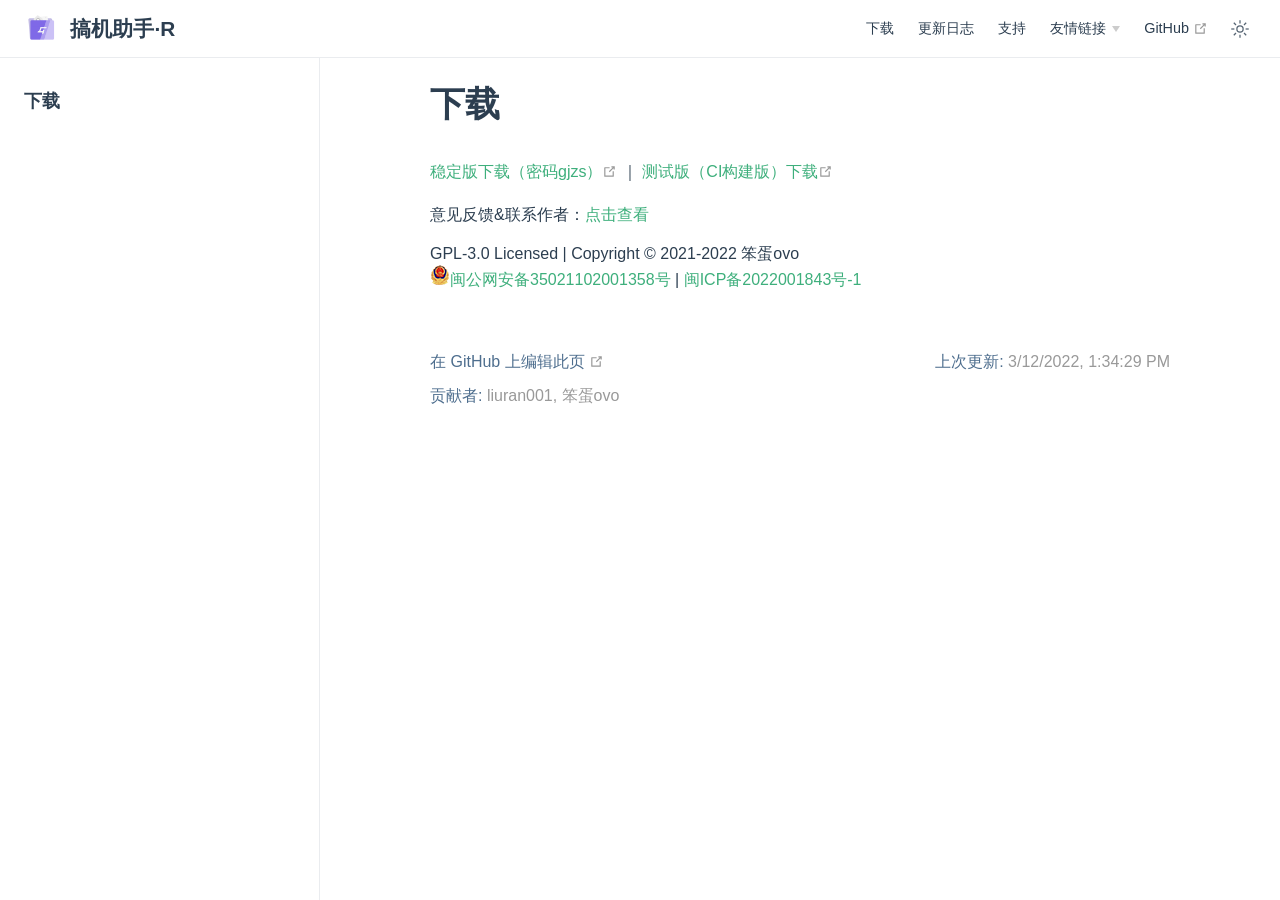
<file: Download.html>
<!DOCTYPE html>
<html lang="zh-CN">
  <head>
    <meta charset="utf-8">
    <meta name="viewport" content="width=device-width,initial-scale=1">
    <meta name="generator" content="VuePress 2.0.0-beta.35">
    <style>
      :root {
        --c-bg: #fff;
      }
      html.dark {
        --c-bg: #22272e;
      }
      html, body {
        background-color: var(--c-bg);
      }
    </style>
    <script>
      const userMode = localStorage.getItem('vuepress-color-scheme');
			const systemDarkMode = window.matchMedia && window.matchMedia('(prefers-color-scheme: dark)').matches;
			if (userMode === 'dark' || (userMode !== 'light' && systemDarkMode)) {
				document.documentElement.classList.toggle('dark', true);
			}
    </script>
    <link rel="icon" type="image/png" sizes="16x16" href="/images/icons/favicon-16x16.png"><link rel="icon" type="image/png" sizes="32x32" href="/images/icons/favicon-32x32.png"><link rel="manifest" href="/manifest.webmanifest"><meta name="application-name" content="搞机助手·R"><meta name="apple-mobile-web-app-title" content="搞机助手·R"><meta name="apple-mobile-web-app-status-bar-style" content="black"><link rel="apple-touch-icon" href="/images/icons/apple-touch-icon.png"><meta name="msapplication-TileColor" content="#3eaf7c"><meta name="theme-color" content="#3eaf7c"><title>下载 | 搞机助手·R</title><meta name="description" content="为Android玩机爱好者提供一些便利功能">
    <link rel="modulepreload" href="/assets/app.3f4896de.js"><link rel="modulepreload" href="/assets/Download.html.683d4fd6.js"><link rel="modulepreload" href="/assets/Download.html.76cfb205.js"><link rel="modulepreload" href="/assets/beian.59f91efc.js"><link rel="modulepreload" href="/assets/plugin-vue_export-helper.21dcd24c.js">
    <link rel="stylesheet" href="/assets/style.12e3365d.css">
  </head>
  <body>
    <div id="app"><!--[--><div class="theme-container"><!--[--><header ref_key="navbar" class="navbar"><div class="toggle-sidebar-button" title="切换侧边栏" aria-expanded="false" role="button" tabindex="0"><div class="icon" aria-hidden="true"><span></span><span></span><span></span></div></div><span><a href="/" class=""><img class="logo" src="/images/logo.png" alt="搞机助手·R"><span class="site-name can-hide">搞机助手·R</span></a></span><div class="navbar-items-wrapper" style=""><!--[--><!--]--><nav class="navbar-items can-hide"><!--[--><div class="navbar-item"><a href="/Download/" class="" aria-label="下载"><!--[--><!--]--> 下载 <!--[--><!--]--></a></div><div class="navbar-item"><a href="/Changelog/" class="" aria-label="更新日志"><!--[--><!--]--> 更新日志 <!--[--><!--]--></a></div><div class="navbar-item"><a href="/Support/" class="" aria-label="支持"><!--[--><!--]--> 支持 <!--[--><!--]--></a></div><div class="navbar-item"><div class="navbar-dropdown-wrapper"><button class="navbar-dropdown-title" type="button" aria-label="友情链接"><span class="title">友情链接</span><span class="arrow down"></span></button><button class="navbar-dropdown-title-mobile" type="button" aria-label="友情链接"><span class="title">友情链接</span><span class="right arrow"></span></button><!--[--><ul style="display:none;" class="navbar-dropdown"><!--[--><li class="navbar-dropdown-item"><a class="external-link" href="https://uotan.cn" rel="noopener noreferrer" target="_blank" aria-label="柚坛社区"><!--[--><!--]--> 柚坛社区 <span><svg class="external-link-icon" xmlns="http://www.w3.org/2000/svg" aria-hidden="true" focusable="false" x="0px" y="0px" viewbox="0 0 100 100" width="15" height="15"><path fill="currentColor" d="M18.8,85.1h56l0,0c2.2,0,4-1.8,4-4v-32h-8v28h-48v-48h28v-8h-32l0,0c-2.2,0-4,1.8-4,4v56C14.8,83.3,16.6,85.1,18.8,85.1z"></path><polygon fill="currentColor" points="45.7,48.7 51.3,54.3 77.2,28.5 77.2,37.2 85.2,37.2 85.2,14.9 62.8,14.9 62.8,22.9 71.5,22.9"></polygon></svg><span class="external-link-icon-sr-only">在新窗口打开</span></span><!--[--><!--]--></a></li><li class="navbar-dropdown-item"><a class="external-link" href="https://pan.igjbbs.cn" rel="noopener noreferrer" target="_blank" aria-label="一个云盘"><!--[--><!--]--> 一个云盘 <span><svg class="external-link-icon" xmlns="http://www.w3.org/2000/svg" aria-hidden="true" focusable="false" x="0px" y="0px" viewbox="0 0 100 100" width="15" height="15"><path fill="currentColor" d="M18.8,85.1h56l0,0c2.2,0,4-1.8,4-4v-32h-8v28h-48v-48h28v-8h-32l0,0c-2.2,0-4,1.8-4,4v56C14.8,83.3,16.6,85.1,18.8,85.1z"></path><polygon fill="currentColor" points="45.7,48.7 51.3,54.3 77.2,28.5 77.2,37.2 85.2,37.2 85.2,14.9 62.8,14.9 62.8,22.9 71.5,22.9"></polygon></svg><span class="external-link-icon-sr-only">在新窗口打开</span></span><!--[--><!--]--></a></li><li class="navbar-dropdown-item"><a class="external-link" href="https://bdovo.xyz" rel="noopener noreferrer" target="_blank" aria-label="作者个人主页"><!--[--><!--]--> 作者个人主页 <span><svg class="external-link-icon" xmlns="http://www.w3.org/2000/svg" aria-hidden="true" focusable="false" x="0px" y="0px" viewbox="0 0 100 100" width="15" height="15"><path fill="currentColor" d="M18.8,85.1h56l0,0c2.2,0,4-1.8,4-4v-32h-8v28h-48v-48h28v-8h-32l0,0c-2.2,0-4,1.8-4,4v56C14.8,83.3,16.6,85.1,18.8,85.1z"></path><polygon fill="currentColor" points="45.7,48.7 51.3,54.3 77.2,28.5 77.2,37.2 85.2,37.2 85.2,14.9 62.8,14.9 62.8,22.9 71.5,22.9"></polygon></svg><span class="external-link-icon-sr-only">在新窗口打开</span></span><!--[--><!--]--></a></li><li class="navbar-dropdown-item"><a class="external-link" href="https://status.qqcn.xyz" rel="noopener noreferrer" target="_blank" aria-label="服务器状态查看"><!--[--><!--]--> 服务器状态查看 <span><svg class="external-link-icon" xmlns="http://www.w3.org/2000/svg" aria-hidden="true" focusable="false" x="0px" y="0px" viewbox="0 0 100 100" width="15" height="15"><path fill="currentColor" d="M18.8,85.1h56l0,0c2.2,0,4-1.8,4-4v-32h-8v28h-48v-48h28v-8h-32l0,0c-2.2,0-4,1.8-4,4v56C14.8,83.3,16.6,85.1,18.8,85.1z"></path><polygon fill="currentColor" points="45.7,48.7 51.3,54.3 77.2,28.5 77.2,37.2 85.2,37.2 85.2,14.9 62.8,14.9 62.8,22.9 71.5,22.9"></polygon></svg><span class="external-link-icon-sr-only">在新窗口打开</span></span><!--[--><!--]--></a></li><!--]--></ul><!--]--></div></div><div class="navbar-item"><a class="external-link" href="https://github.com/liuran001/GJZS" rel="noopener noreferrer" target="_blank" aria-label="GitHub"><!--[--><!--]--> GitHub <span><svg class="external-link-icon" xmlns="http://www.w3.org/2000/svg" aria-hidden="true" focusable="false" x="0px" y="0px" viewbox="0 0 100 100" width="15" height="15"><path fill="currentColor" d="M18.8,85.1h56l0,0c2.2,0,4-1.8,4-4v-32h-8v28h-48v-48h28v-8h-32l0,0c-2.2,0-4,1.8-4,4v56C14.8,83.3,16.6,85.1,18.8,85.1z"></path><polygon fill="currentColor" points="45.7,48.7 51.3,54.3 77.2,28.5 77.2,37.2 85.2,37.2 85.2,14.9 62.8,14.9 62.8,22.9 71.5,22.9"></polygon></svg><span class="external-link-icon-sr-only">在新窗口打开</span></span><!--[--><!--]--></a></div><!--]--></nav><!--[--><!--]--><button class="toggle-dark-button" title="切换夜间模式"><svg style="" class="icon" focusable="false" viewBox="0 0 32 32"><path d="M16 12.005a4 4 0 1 1-4 4a4.005 4.005 0 0 1 4-4m0-2a6 6 0 1 0 6 6a6 6 0 0 0-6-6z" fill="currentColor"></path><path d="M5.394 6.813l1.414-1.415l3.506 3.506L8.9 10.318z" fill="currentColor"></path><path d="M2 15.005h5v2H2z" fill="currentColor"></path><path d="M5.394 25.197L8.9 21.691l1.414 1.415l-3.506 3.505z" fill="currentColor"></path><path d="M15 25.005h2v5h-2z" fill="currentColor"></path><path d="M21.687 23.106l1.414-1.415l3.506 3.506l-1.414 1.414z" fill="currentColor"></path><path d="M25 15.005h5v2h-5z" fill="currentColor"></path><path d="M21.687 8.904l3.506-3.506l1.414 1.415l-3.506 3.505z" fill="currentColor"></path><path d="M15 2.005h2v5h-2z" fill="currentColor"></path></svg><svg style="display:none;" class="icon" focusable="false" viewBox="0 0 32 32"><path d="M13.502 5.414a15.075 15.075 0 0 0 11.594 18.194a11.113 11.113 0 0 1-7.975 3.39c-.138 0-.278.005-.418 0a11.094 11.094 0 0 1-3.2-21.584M14.98 3a1.002 1.002 0 0 0-.175.016a13.096 13.096 0 0 0 1.825 25.981c.164.006.328 0 .49 0a13.072 13.072 0 0 0 10.703-5.555a1.01 1.01 0 0 0-.783-1.565A13.08 13.08 0 0 1 15.89 4.38A1.015 1.015 0 0 0 14.98 3z" fill="currentColor"></path></svg></button><!----></div></header><!--]--><div class="sidebar-mask"></div><!--[--><aside class="sidebar"><nav class="navbar-items"><!--[--><div class="navbar-item"><a href="/Download/" class="" aria-label="下载"><!--[--><!--]--> 下载 <!--[--><!--]--></a></div><div class="navbar-item"><a href="/Changelog/" class="" aria-label="更新日志"><!--[--><!--]--> 更新日志 <!--[--><!--]--></a></div><div class="navbar-item"><a href="/Support/" class="" aria-label="支持"><!--[--><!--]--> 支持 <!--[--><!--]--></a></div><div class="navbar-item"><div class="navbar-dropdown-wrapper"><button class="navbar-dropdown-title" type="button" aria-label="友情链接"><span class="title">友情链接</span><span class="arrow down"></span></button><button class="navbar-dropdown-title-mobile" type="button" aria-label="友情链接"><span class="title">友情链接</span><span class="right arrow"></span></button><!--[--><ul style="display:none;" class="navbar-dropdown"><!--[--><li class="navbar-dropdown-item"><a class="external-link" href="https://uotan.cn" rel="noopener noreferrer" target="_blank" aria-label="柚坛社区"><!--[--><!--]--> 柚坛社区 <span><svg class="external-link-icon" xmlns="http://www.w3.org/2000/svg" aria-hidden="true" focusable="false" x="0px" y="0px" viewbox="0 0 100 100" width="15" height="15"><path fill="currentColor" d="M18.8,85.1h56l0,0c2.2,0,4-1.8,4-4v-32h-8v28h-48v-48h28v-8h-32l0,0c-2.2,0-4,1.8-4,4v56C14.8,83.3,16.6,85.1,18.8,85.1z"></path><polygon fill="currentColor" points="45.7,48.7 51.3,54.3 77.2,28.5 77.2,37.2 85.2,37.2 85.2,14.9 62.8,14.9 62.8,22.9 71.5,22.9"></polygon></svg><span class="external-link-icon-sr-only">在新窗口打开</span></span><!--[--><!--]--></a></li><li class="navbar-dropdown-item"><a class="external-link" href="https://pan.igjbbs.cn" rel="noopener noreferrer" target="_blank" aria-label="一个云盘"><!--[--><!--]--> 一个云盘 <span><svg class="external-link-icon" xmlns="http://www.w3.org/2000/svg" aria-hidden="true" focusable="false" x="0px" y="0px" viewbox="0 0 100 100" width="15" height="15"><path fill="currentColor" d="M18.8,85.1h56l0,0c2.2,0,4-1.8,4-4v-32h-8v28h-48v-48h28v-8h-32l0,0c-2.2,0-4,1.8-4,4v56C14.8,83.3,16.6,85.1,18.8,85.1z"></path><polygon fill="currentColor" points="45.7,48.7 51.3,54.3 77.2,28.5 77.2,37.2 85.2,37.2 85.2,14.9 62.8,14.9 62.8,22.9 71.5,22.9"></polygon></svg><span class="external-link-icon-sr-only">在新窗口打开</span></span><!--[--><!--]--></a></li><li class="navbar-dropdown-item"><a class="external-link" href="https://bdovo.xyz" rel="noopener noreferrer" target="_blank" aria-label="作者个人主页"><!--[--><!--]--> 作者个人主页 <span><svg class="external-link-icon" xmlns="http://www.w3.org/2000/svg" aria-hidden="true" focusable="false" x="0px" y="0px" viewbox="0 0 100 100" width="15" height="15"><path fill="currentColor" d="M18.8,85.1h56l0,0c2.2,0,4-1.8,4-4v-32h-8v28h-48v-48h28v-8h-32l0,0c-2.2,0-4,1.8-4,4v56C14.8,83.3,16.6,85.1,18.8,85.1z"></path><polygon fill="currentColor" points="45.7,48.7 51.3,54.3 77.2,28.5 77.2,37.2 85.2,37.2 85.2,14.9 62.8,14.9 62.8,22.9 71.5,22.9"></polygon></svg><span class="external-link-icon-sr-only">在新窗口打开</span></span><!--[--><!--]--></a></li><li class="navbar-dropdown-item"><a class="external-link" href="https://status.qqcn.xyz" rel="noopener noreferrer" target="_blank" aria-label="服务器状态查看"><!--[--><!--]--> 服务器状态查看 <span><svg class="external-link-icon" xmlns="http://www.w3.org/2000/svg" aria-hidden="true" focusable="false" x="0px" y="0px" viewbox="0 0 100 100" width="15" height="15"><path fill="currentColor" d="M18.8,85.1h56l0,0c2.2,0,4-1.8,4-4v-32h-8v28h-48v-48h28v-8h-32l0,0c-2.2,0-4,1.8-4,4v56C14.8,83.3,16.6,85.1,18.8,85.1z"></path><polygon fill="currentColor" points="45.7,48.7 51.3,54.3 77.2,28.5 77.2,37.2 85.2,37.2 85.2,14.9 62.8,14.9 62.8,22.9 71.5,22.9"></polygon></svg><span class="external-link-icon-sr-only">在新窗口打开</span></span><!--[--><!--]--></a></li><!--]--></ul><!--]--></div></div><div class="navbar-item"><a class="external-link" href="https://github.com/liuran001/GJZS" rel="noopener noreferrer" target="_blank" aria-label="GitHub"><!--[--><!--]--> GitHub <span><svg class="external-link-icon" xmlns="http://www.w3.org/2000/svg" aria-hidden="true" focusable="false" x="0px" y="0px" viewbox="0 0 100 100" width="15" height="15"><path fill="currentColor" d="M18.8,85.1h56l0,0c2.2,0,4-1.8,4-4v-32h-8v28h-48v-48h28v-8h-32l0,0c-2.2,0-4,1.8-4,4v56C14.8,83.3,16.6,85.1,18.8,85.1z"></path><polygon fill="currentColor" points="45.7,48.7 51.3,54.3 77.2,28.5 77.2,37.2 85.2,37.2 85.2,14.9 62.8,14.9 62.8,22.9 71.5,22.9"></polygon></svg><span class="external-link-icon-sr-only">在新窗口打开</span></span><!--[--><!--]--></a></div><!--]--></nav><!--[--><!--]--><ul class="sidebar-items"><!--[--><li><p tabindex="0" class="sidebar-item sidebar-heading">下载 <!----></p><!----></li><!--]--></ul><!--[--><!--]--></aside><!--]--><!--[--><main class="page"><!--[--><!--]--><div class="theme-default-content"><!--[--><h1 id="下载" tabindex="-1"><a class="header-anchor" href="#下载" aria-hidden="true">#</a> 下载</h1><p><a href="https://qqcn.lanzouo.com/b02c3lqsd" target="_blank" rel="noopener noreferrer">稳定版下载（密码gjzs）<span><svg class="external-link-icon" xmlns="http://www.w3.org/2000/svg" aria-hidden="true" focusable="false" x="0px" y="0px" viewbox="0 0 100 100" width="15" height="15"><path fill="currentColor" d="M18.8,85.1h56l0,0c2.2,0,4-1.8,4-4v-32h-8v28h-48v-48h28v-8h-32l0,0c-2.2,0-4,1.8-4,4v56C14.8,83.3,16.6,85.1,18.8,85.1z"></path><polygon fill="currentColor" points="45.7,48.7 51.3,54.3 77.2,28.5 77.2,37.2 85.2,37.2 85.2,14.9 62.8,14.9 62.8,22.9 71.5,22.9"></polygon></svg><span class="external-link-icon-sr-only">在新窗口打开</span></span></a> ｜ <a href="https://install.appcenter.ms/users/liuran001/apps/gao3-ji1-zhu4-shou3-r/distribution_groups/%e6%90%9e%e6%9c%ba%e5%8a%a9%e6%89%8b%c2%b7r" target="_blank" rel="noopener noreferrer">测试版（CI构建版）下载<span><svg class="external-link-icon" xmlns="http://www.w3.org/2000/svg" aria-hidden="true" focusable="false" x="0px" y="0px" viewbox="0 0 100 100" width="15" height="15"><path fill="currentColor" d="M18.8,85.1h56l0,0c2.2,0,4-1.8,4-4v-32h-8v28h-48v-48h28v-8h-32l0,0c-2.2,0-4,1.8-4,4v56C14.8,83.3,16.6,85.1,18.8,85.1z"></path><polygon fill="currentColor" points="45.7,48.7 51.3,54.3 77.2,28.5 77.2,37.2 85.2,37.2 85.2,14.9 62.8,14.9 62.8,22.9 71.5,22.9"></polygon></svg><span class="external-link-icon-sr-only">在新窗口打开</span></span></a></p><p>意见反馈&amp;联系作者：<a href="/Support/" class="">点击查看</a></p><div class="footer">GPL-3.0 Licensed | Copyright © 2021-2022 笨蛋ovo<br><a target="_blank" href="http://www.beian.gov.cn/portal/registerSystemInfo?recordcode=35021102001358"><img src="/beian.png">闽公网安备35021102001358号</a> | <a target="_blank" rel="noopener" href="https://beian.miit.gov.cn/"><span>闽ICP备2022001843号-1</span></a></div><!--]--></div><footer class="page-meta"><div class="meta-item edit-link"><a class="external-link meta-item-label" href="https://github.com/liuran001/GJZS/edit/main/docs/Download.md" rel="noopener noreferrer" target="_blank" aria-label="在 GitHub 上编辑此页"><!--[--><!--]--> 在 GitHub 上编辑此页 <span><svg class="external-link-icon" xmlns="http://www.w3.org/2000/svg" aria-hidden="true" focusable="false" x="0px" y="0px" viewbox="0 0 100 100" width="15" height="15"><path fill="currentColor" d="M18.8,85.1h56l0,0c2.2,0,4-1.8,4-4v-32h-8v28h-48v-48h28v-8h-32l0,0c-2.2,0-4,1.8-4,4v56C14.8,83.3,16.6,85.1,18.8,85.1z"></path><polygon fill="currentColor" points="45.7,48.7 51.3,54.3 77.2,28.5 77.2,37.2 85.2,37.2 85.2,14.9 62.8,14.9 62.8,22.9 71.5,22.9"></polygon></svg><span class="external-link-icon-sr-only">在新窗口打开</span></span><!--[--><!--]--></a></div><div class="meta-item last-updated"><span class="meta-item-label">上次更新: </span><!----></div><div class="meta-item contributors"><span class="meta-item-label">贡献者: </span><span class="meta-item-info"><!--[--><!--[--><span class="contributor" title="email: liuran001@126.com">liuran001</span><!--[-->, <!--]--><!--]--><!--[--><span class="contributor" title="email: liuran001@126.com">笨蛋ovo</span><!----><!--]--><!--]--></span></div></footer><!----><!--[--><!--]--></main><!--]--></div><!----><!--]--></div>
    <script type="module" src="/assets/app.3f4896de.js" defer></script>
  </body>
</html>
</file>
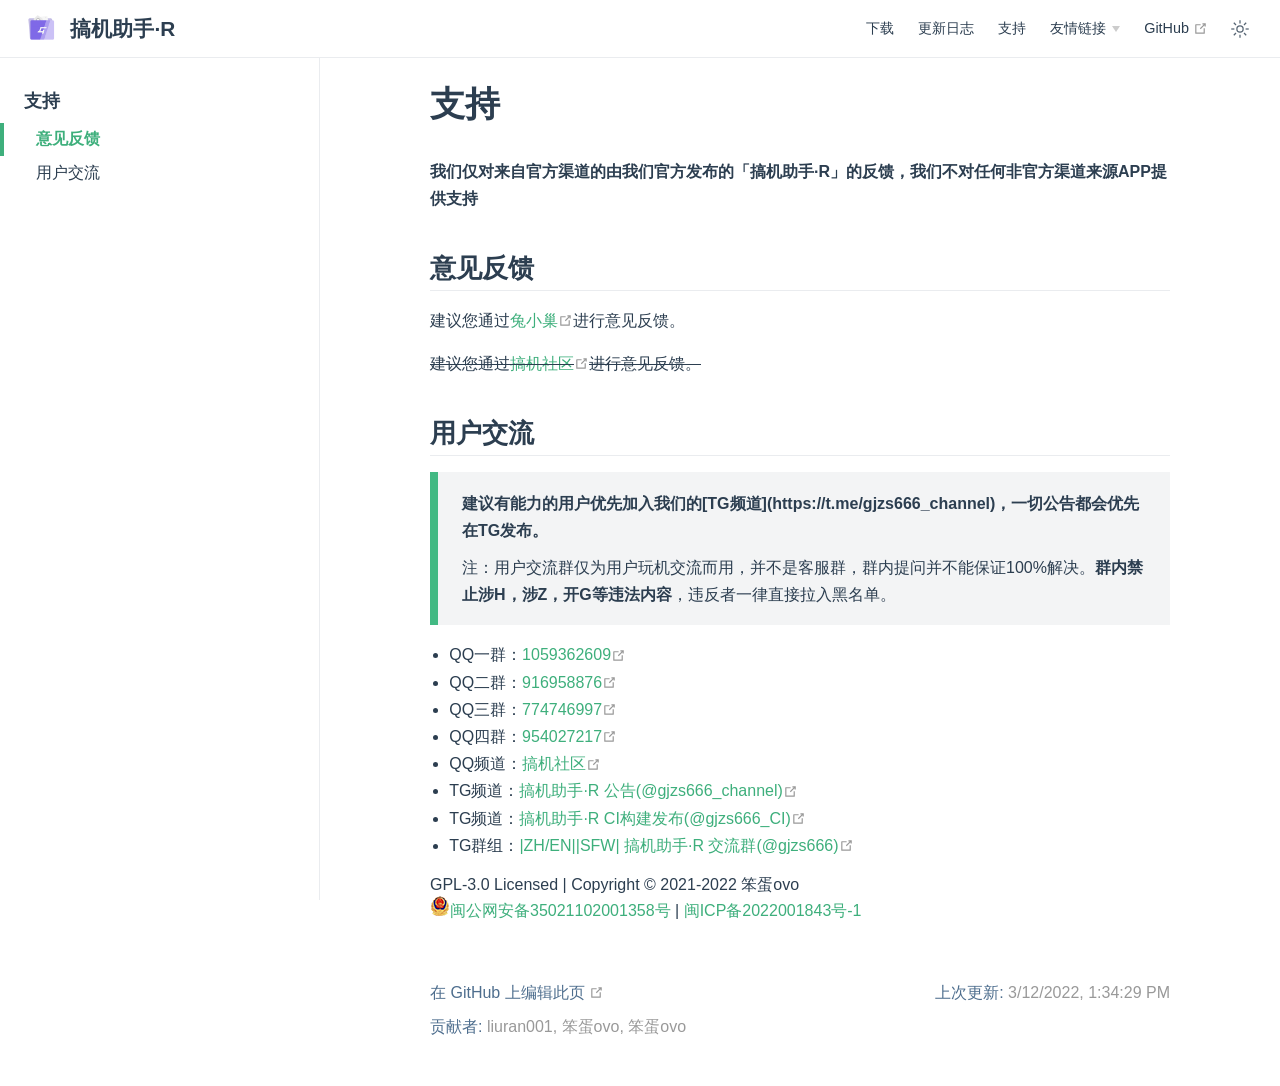
<file: Support.html>
<!DOCTYPE html>
<html lang="zh-CN">
  <head>
    <meta charset="utf-8">
    <meta name="viewport" content="width=device-width,initial-scale=1">
    <meta name="generator" content="VuePress 2.0.0-beta.35">
    <style>
      :root {
        --c-bg: #fff;
      }
      html.dark {
        --c-bg: #22272e;
      }
      html, body {
        background-color: var(--c-bg);
      }
    </style>
    <script>
      const userMode = localStorage.getItem('vuepress-color-scheme');
			const systemDarkMode = window.matchMedia && window.matchMedia('(prefers-color-scheme: dark)').matches;
			if (userMode === 'dark' || (userMode !== 'light' && systemDarkMode)) {
				document.documentElement.classList.toggle('dark', true);
			}
    </script>
    <link rel="icon" type="image/png" sizes="16x16" href="/images/icons/favicon-16x16.png"><link rel="icon" type="image/png" sizes="32x32" href="/images/icons/favicon-32x32.png"><link rel="manifest" href="/manifest.webmanifest"><meta name="application-name" content="搞机助手·R"><meta name="apple-mobile-web-app-title" content="搞机助手·R"><meta name="apple-mobile-web-app-status-bar-style" content="black"><link rel="apple-touch-icon" href="/images/icons/apple-touch-icon.png"><meta name="msapplication-TileColor" content="#3eaf7c"><meta name="theme-color" content="#3eaf7c"><title>支持 | 搞机助手·R</title><meta name="description" content="为Android玩机爱好者提供一些便利功能">
    <link rel="modulepreload" href="/assets/app.3f4896de.js"><link rel="modulepreload" href="/assets/Support.html.ac353594.js"><link rel="modulepreload" href="/assets/Support.html.a868937e.js"><link rel="modulepreload" href="/assets/beian.59f91efc.js"><link rel="modulepreload" href="/assets/plugin-vue_export-helper.21dcd24c.js">
    <link rel="stylesheet" href="/assets/style.12e3365d.css">
  </head>
  <body>
    <div id="app"><!--[--><div class="theme-container"><!--[--><header ref_key="navbar" class="navbar"><div class="toggle-sidebar-button" title="切换侧边栏" aria-expanded="false" role="button" tabindex="0"><div class="icon" aria-hidden="true"><span></span><span></span><span></span></div></div><span><a href="/" class=""><img class="logo" src="/images/logo.png" alt="搞机助手·R"><span class="site-name can-hide">搞机助手·R</span></a></span><div class="navbar-items-wrapper" style=""><!--[--><!--]--><nav class="navbar-items can-hide"><!--[--><div class="navbar-item"><a href="/Download/" class="" aria-label="下载"><!--[--><!--]--> 下载 <!--[--><!--]--></a></div><div class="navbar-item"><a href="/Changelog/" class="" aria-label="更新日志"><!--[--><!--]--> 更新日志 <!--[--><!--]--></a></div><div class="navbar-item"><a href="/Support/" class="" aria-label="支持"><!--[--><!--]--> 支持 <!--[--><!--]--></a></div><div class="navbar-item"><div class="navbar-dropdown-wrapper"><button class="navbar-dropdown-title" type="button" aria-label="友情链接"><span class="title">友情链接</span><span class="arrow down"></span></button><button class="navbar-dropdown-title-mobile" type="button" aria-label="友情链接"><span class="title">友情链接</span><span class="right arrow"></span></button><!--[--><ul style="display:none;" class="navbar-dropdown"><!--[--><li class="navbar-dropdown-item"><a class="external-link" href="https://uotan.cn" rel="noopener noreferrer" target="_blank" aria-label="柚坛社区"><!--[--><!--]--> 柚坛社区 <span><svg class="external-link-icon" xmlns="http://www.w3.org/2000/svg" aria-hidden="true" focusable="false" x="0px" y="0px" viewbox="0 0 100 100" width="15" height="15"><path fill="currentColor" d="M18.8,85.1h56l0,0c2.2,0,4-1.8,4-4v-32h-8v28h-48v-48h28v-8h-32l0,0c-2.2,0-4,1.8-4,4v56C14.8,83.3,16.6,85.1,18.8,85.1z"></path><polygon fill="currentColor" points="45.7,48.7 51.3,54.3 77.2,28.5 77.2,37.2 85.2,37.2 85.2,14.9 62.8,14.9 62.8,22.9 71.5,22.9"></polygon></svg><span class="external-link-icon-sr-only">在新窗口打开</span></span><!--[--><!--]--></a></li><li class="navbar-dropdown-item"><a class="external-link" href="https://pan.igjbbs.cn" rel="noopener noreferrer" target="_blank" aria-label="一个云盘"><!--[--><!--]--> 一个云盘 <span><svg class="external-link-icon" xmlns="http://www.w3.org/2000/svg" aria-hidden="true" focusable="false" x="0px" y="0px" viewbox="0 0 100 100" width="15" height="15"><path fill="currentColor" d="M18.8,85.1h56l0,0c2.2,0,4-1.8,4-4v-32h-8v28h-48v-48h28v-8h-32l0,0c-2.2,0-4,1.8-4,4v56C14.8,83.3,16.6,85.1,18.8,85.1z"></path><polygon fill="currentColor" points="45.7,48.7 51.3,54.3 77.2,28.5 77.2,37.2 85.2,37.2 85.2,14.9 62.8,14.9 62.8,22.9 71.5,22.9"></polygon></svg><span class="external-link-icon-sr-only">在新窗口打开</span></span><!--[--><!--]--></a></li><li class="navbar-dropdown-item"><a class="external-link" href="https://bdovo.xyz" rel="noopener noreferrer" target="_blank" aria-label="作者个人主页"><!--[--><!--]--> 作者个人主页 <span><svg class="external-link-icon" xmlns="http://www.w3.org/2000/svg" aria-hidden="true" focusable="false" x="0px" y="0px" viewbox="0 0 100 100" width="15" height="15"><path fill="currentColor" d="M18.8,85.1h56l0,0c2.2,0,4-1.8,4-4v-32h-8v28h-48v-48h28v-8h-32l0,0c-2.2,0-4,1.8-4,4v56C14.8,83.3,16.6,85.1,18.8,85.1z"></path><polygon fill="currentColor" points="45.7,48.7 51.3,54.3 77.2,28.5 77.2,37.2 85.2,37.2 85.2,14.9 62.8,14.9 62.8,22.9 71.5,22.9"></polygon></svg><span class="external-link-icon-sr-only">在新窗口打开</span></span><!--[--><!--]--></a></li><li class="navbar-dropdown-item"><a class="external-link" href="https://status.qqcn.xyz" rel="noopener noreferrer" target="_blank" aria-label="服务器状态查看"><!--[--><!--]--> 服务器状态查看 <span><svg class="external-link-icon" xmlns="http://www.w3.org/2000/svg" aria-hidden="true" focusable="false" x="0px" y="0px" viewbox="0 0 100 100" width="15" height="15"><path fill="currentColor" d="M18.8,85.1h56l0,0c2.2,0,4-1.8,4-4v-32h-8v28h-48v-48h28v-8h-32l0,0c-2.2,0-4,1.8-4,4v56C14.8,83.3,16.6,85.1,18.8,85.1z"></path><polygon fill="currentColor" points="45.7,48.7 51.3,54.3 77.2,28.5 77.2,37.2 85.2,37.2 85.2,14.9 62.8,14.9 62.8,22.9 71.5,22.9"></polygon></svg><span class="external-link-icon-sr-only">在新窗口打开</span></span><!--[--><!--]--></a></li><!--]--></ul><!--]--></div></div><div class="navbar-item"><a class="external-link" href="https://github.com/liuran001/GJZS" rel="noopener noreferrer" target="_blank" aria-label="GitHub"><!--[--><!--]--> GitHub <span><svg class="external-link-icon" xmlns="http://www.w3.org/2000/svg" aria-hidden="true" focusable="false" x="0px" y="0px" viewbox="0 0 100 100" width="15" height="15"><path fill="currentColor" d="M18.8,85.1h56l0,0c2.2,0,4-1.8,4-4v-32h-8v28h-48v-48h28v-8h-32l0,0c-2.2,0-4,1.8-4,4v56C14.8,83.3,16.6,85.1,18.8,85.1z"></path><polygon fill="currentColor" points="45.7,48.7 51.3,54.3 77.2,28.5 77.2,37.2 85.2,37.2 85.2,14.9 62.8,14.9 62.8,22.9 71.5,22.9"></polygon></svg><span class="external-link-icon-sr-only">在新窗口打开</span></span><!--[--><!--]--></a></div><!--]--></nav><!--[--><!--]--><button class="toggle-dark-button" title="切换夜间模式"><svg style="" class="icon" focusable="false" viewBox="0 0 32 32"><path d="M16 12.005a4 4 0 1 1-4 4a4.005 4.005 0 0 1 4-4m0-2a6 6 0 1 0 6 6a6 6 0 0 0-6-6z" fill="currentColor"></path><path d="M5.394 6.813l1.414-1.415l3.506 3.506L8.9 10.318z" fill="currentColor"></path><path d="M2 15.005h5v2H2z" fill="currentColor"></path><path d="M5.394 25.197L8.9 21.691l1.414 1.415l-3.506 3.505z" fill="currentColor"></path><path d="M15 25.005h2v5h-2z" fill="currentColor"></path><path d="M21.687 23.106l1.414-1.415l3.506 3.506l-1.414 1.414z" fill="currentColor"></path><path d="M25 15.005h5v2h-5z" fill="currentColor"></path><path d="M21.687 8.904l3.506-3.506l1.414 1.415l-3.506 3.505z" fill="currentColor"></path><path d="M15 2.005h2v5h-2z" fill="currentColor"></path></svg><svg style="display:none;" class="icon" focusable="false" viewBox="0 0 32 32"><path d="M13.502 5.414a15.075 15.075 0 0 0 11.594 18.194a11.113 11.113 0 0 1-7.975 3.39c-.138 0-.278.005-.418 0a11.094 11.094 0 0 1-3.2-21.584M14.98 3a1.002 1.002 0 0 0-.175.016a13.096 13.096 0 0 0 1.825 25.981c.164.006.328 0 .49 0a13.072 13.072 0 0 0 10.703-5.555a1.01 1.01 0 0 0-.783-1.565A13.08 13.08 0 0 1 15.89 4.38A1.015 1.015 0 0 0 14.98 3z" fill="currentColor"></path></svg></button><!----></div></header><!--]--><div class="sidebar-mask"></div><!--[--><aside class="sidebar"><nav class="navbar-items"><!--[--><div class="navbar-item"><a href="/Download/" class="" aria-label="下载"><!--[--><!--]--> 下载 <!--[--><!--]--></a></div><div class="navbar-item"><a href="/Changelog/" class="" aria-label="更新日志"><!--[--><!--]--> 更新日志 <!--[--><!--]--></a></div><div class="navbar-item"><a href="/Support/" class="" aria-label="支持"><!--[--><!--]--> 支持 <!--[--><!--]--></a></div><div class="navbar-item"><div class="navbar-dropdown-wrapper"><button class="navbar-dropdown-title" type="button" aria-label="友情链接"><span class="title">友情链接</span><span class="arrow down"></span></button><button class="navbar-dropdown-title-mobile" type="button" aria-label="友情链接"><span class="title">友情链接</span><span class="right arrow"></span></button><!--[--><ul style="display:none;" class="navbar-dropdown"><!--[--><li class="navbar-dropdown-item"><a class="external-link" href="https://uotan.cn" rel="noopener noreferrer" target="_blank" aria-label="柚坛社区"><!--[--><!--]--> 柚坛社区 <span><svg class="external-link-icon" xmlns="http://www.w3.org/2000/svg" aria-hidden="true" focusable="false" x="0px" y="0px" viewbox="0 0 100 100" width="15" height="15"><path fill="currentColor" d="M18.8,85.1h56l0,0c2.2,0,4-1.8,4-4v-32h-8v28h-48v-48h28v-8h-32l0,0c-2.2,0-4,1.8-4,4v56C14.8,83.3,16.6,85.1,18.8,85.1z"></path><polygon fill="currentColor" points="45.7,48.7 51.3,54.3 77.2,28.5 77.2,37.2 85.2,37.2 85.2,14.9 62.8,14.9 62.8,22.9 71.5,22.9"></polygon></svg><span class="external-link-icon-sr-only">在新窗口打开</span></span><!--[--><!--]--></a></li><li class="navbar-dropdown-item"><a class="external-link" href="https://pan.igjbbs.cn" rel="noopener noreferrer" target="_blank" aria-label="一个云盘"><!--[--><!--]--> 一个云盘 <span><svg class="external-link-icon" xmlns="http://www.w3.org/2000/svg" aria-hidden="true" focusable="false" x="0px" y="0px" viewbox="0 0 100 100" width="15" height="15"><path fill="currentColor" d="M18.8,85.1h56l0,0c2.2,0,4-1.8,4-4v-32h-8v28h-48v-48h28v-8h-32l0,0c-2.2,0-4,1.8-4,4v56C14.8,83.3,16.6,85.1,18.8,85.1z"></path><polygon fill="currentColor" points="45.7,48.7 51.3,54.3 77.2,28.5 77.2,37.2 85.2,37.2 85.2,14.9 62.8,14.9 62.8,22.9 71.5,22.9"></polygon></svg><span class="external-link-icon-sr-only">在新窗口打开</span></span><!--[--><!--]--></a></li><li class="navbar-dropdown-item"><a class="external-link" href="https://bdovo.xyz" rel="noopener noreferrer" target="_blank" aria-label="作者个人主页"><!--[--><!--]--> 作者个人主页 <span><svg class="external-link-icon" xmlns="http://www.w3.org/2000/svg" aria-hidden="true" focusable="false" x="0px" y="0px" viewbox="0 0 100 100" width="15" height="15"><path fill="currentColor" d="M18.8,85.1h56l0,0c2.2,0,4-1.8,4-4v-32h-8v28h-48v-48h28v-8h-32l0,0c-2.2,0-4,1.8-4,4v56C14.8,83.3,16.6,85.1,18.8,85.1z"></path><polygon fill="currentColor" points="45.7,48.7 51.3,54.3 77.2,28.5 77.2,37.2 85.2,37.2 85.2,14.9 62.8,14.9 62.8,22.9 71.5,22.9"></polygon></svg><span class="external-link-icon-sr-only">在新窗口打开</span></span><!--[--><!--]--></a></li><li class="navbar-dropdown-item"><a class="external-link" href="https://status.qqcn.xyz" rel="noopener noreferrer" target="_blank" aria-label="服务器状态查看"><!--[--><!--]--> 服务器状态查看 <span><svg class="external-link-icon" xmlns="http://www.w3.org/2000/svg" aria-hidden="true" focusable="false" x="0px" y="0px" viewbox="0 0 100 100" width="15" height="15"><path fill="currentColor" d="M18.8,85.1h56l0,0c2.2,0,4-1.8,4-4v-32h-8v28h-48v-48h28v-8h-32l0,0c-2.2,0-4,1.8-4,4v56C14.8,83.3,16.6,85.1,18.8,85.1z"></path><polygon fill="currentColor" points="45.7,48.7 51.3,54.3 77.2,28.5 77.2,37.2 85.2,37.2 85.2,14.9 62.8,14.9 62.8,22.9 71.5,22.9"></polygon></svg><span class="external-link-icon-sr-only">在新窗口打开</span></span><!--[--><!--]--></a></li><!--]--></ul><!--]--></div></div><div class="navbar-item"><a class="external-link" href="https://github.com/liuran001/GJZS" rel="noopener noreferrer" target="_blank" aria-label="GitHub"><!--[--><!--]--> GitHub <span><svg class="external-link-icon" xmlns="http://www.w3.org/2000/svg" aria-hidden="true" focusable="false" x="0px" y="0px" viewbox="0 0 100 100" width="15" height="15"><path fill="currentColor" d="M18.8,85.1h56l0,0c2.2,0,4-1.8,4-4v-32h-8v28h-48v-48h28v-8h-32l0,0c-2.2,0-4,1.8-4,4v56C14.8,83.3,16.6,85.1,18.8,85.1z"></path><polygon fill="currentColor" points="45.7,48.7 51.3,54.3 77.2,28.5 77.2,37.2 85.2,37.2 85.2,14.9 62.8,14.9 62.8,22.9 71.5,22.9"></polygon></svg><span class="external-link-icon-sr-only">在新窗口打开</span></span><!--[--><!--]--></a></div><!--]--></nav><!--[--><!--]--><ul class="sidebar-items"><!--[--><li><p tabindex="0" class="sidebar-item sidebar-heading">支持 <!----></p><!--[--><ul style="" class="sidebar-item-children"><!--[--><li><a aria-current="page" href="/Support.html#意见反馈" class="router-link-active router-link-exact-active sidebar-item" aria-label="意见反馈"><!--[--><!--]--> 意见反馈 <!--[--><!--]--></a><!----></li><li><a aria-current="page" href="/Support.html#用户交流" class="router-link-active router-link-exact-active sidebar-item" aria-label="用户交流"><!--[--><!--]--> 用户交流 <!--[--><!--]--></a><!----></li><!--]--></ul><!--]--></li><!--]--></ul><!--[--><!--]--></aside><!--]--><!--[--><main class="page"><!--[--><!--]--><div class="theme-default-content"><!--[--><h1 id="支持" tabindex="-1"><a class="header-anchor" href="#支持" aria-hidden="true">#</a> 支持</h1><p><strong>我们仅对来自官方渠道的由我们官方发布的「搞机助手·R」的反馈，我们不对任何非官方渠道来源APP提供支持</strong></p><h2 id="意见反馈" tabindex="-1"><a class="header-anchor" href="#意见反馈" aria-hidden="true">#</a> 意见反馈</h2><p>建议您通过<a href="https://support.qq.com/product/383388" target="_blank" rel="noopener noreferrer">兔小巢<span><svg class="external-link-icon" xmlns="http://www.w3.org/2000/svg" aria-hidden="true" focusable="false" x="0px" y="0px" viewbox="0 0 100 100" width="15" height="15"><path fill="currentColor" d="M18.8,85.1h56l0,0c2.2,0,4-1.8,4-4v-32h-8v28h-48v-48h28v-8h-32l0,0c-2.2,0-4,1.8-4,4v56C14.8,83.3,16.6,85.1,18.8,85.1z"></path><polygon fill="currentColor" points="45.7,48.7 51.3,54.3 77.2,28.5 77.2,37.2 85.2,37.2 85.2,14.9 62.8,14.9 62.8,22.9 71.5,22.9"></polygon></svg><span class="external-link-icon-sr-only">在新窗口打开</span></span></a>进行意见反馈。</p><p><s>建议您通过<a href="https://igjbbs.cn/forums/14" target="_blank" rel="noopener noreferrer">搞机社区<span><svg class="external-link-icon" xmlns="http://www.w3.org/2000/svg" aria-hidden="true" focusable="false" x="0px" y="0px" viewbox="0 0 100 100" width="15" height="15"><path fill="currentColor" d="M18.8,85.1h56l0,0c2.2,0,4-1.8,4-4v-32h-8v28h-48v-48h28v-8h-32l0,0c-2.2,0-4,1.8-4,4v56C14.8,83.3,16.6,85.1,18.8,85.1z"></path><polygon fill="currentColor" points="45.7,48.7 51.3,54.3 77.2,28.5 77.2,37.2 85.2,37.2 85.2,14.9 62.8,14.9 62.8,22.9 71.5,22.9"></polygon></svg><span class="external-link-icon-sr-only">在新窗口打开</span></span></a>进行意见反馈。</s></p><h2 id="用户交流" tabindex="-1"><a class="header-anchor" href="#用户交流" aria-hidden="true">#</a> 用户交流</h2><div class="custom-container tip"><p class="custom-container-title">建议有能力的用户优先加入我们的[TG频道](https://t.me/gjzs666_channel)，一切公告都会优先在TG发布。</p><p>注：用户交流群仅为用户玩机交流而用，并不是客服群，群内提问并不能保证100%解决。<strong>群内禁止涉H，涉Z，开G等违法内容</strong>，违反者一律直接拉入黑名单。</p></div><ul><li>QQ一群：<a href="https://jq.qq.com/?_wv=1027&amp;k=GUWNPwxz" target="_blank" rel="noopener noreferrer">1059362609<span><svg class="external-link-icon" xmlns="http://www.w3.org/2000/svg" aria-hidden="true" focusable="false" x="0px" y="0px" viewbox="0 0 100 100" width="15" height="15"><path fill="currentColor" d="M18.8,85.1h56l0,0c2.2,0,4-1.8,4-4v-32h-8v28h-48v-48h28v-8h-32l0,0c-2.2,0-4,1.8-4,4v56C14.8,83.3,16.6,85.1,18.8,85.1z"></path><polygon fill="currentColor" points="45.7,48.7 51.3,54.3 77.2,28.5 77.2,37.2 85.2,37.2 85.2,14.9 62.8,14.9 62.8,22.9 71.5,22.9"></polygon></svg><span class="external-link-icon-sr-only">在新窗口打开</span></span></a></li><li>QQ二群：<a href="https://jq.qq.com/?_wv=1027&amp;k=0ODutBIG" target="_blank" rel="noopener noreferrer">916958876<span><svg class="external-link-icon" xmlns="http://www.w3.org/2000/svg" aria-hidden="true" focusable="false" x="0px" y="0px" viewbox="0 0 100 100" width="15" height="15"><path fill="currentColor" d="M18.8,85.1h56l0,0c2.2,0,4-1.8,4-4v-32h-8v28h-48v-48h28v-8h-32l0,0c-2.2,0-4,1.8-4,4v56C14.8,83.3,16.6,85.1,18.8,85.1z"></path><polygon fill="currentColor" points="45.7,48.7 51.3,54.3 77.2,28.5 77.2,37.2 85.2,37.2 85.2,14.9 62.8,14.9 62.8,22.9 71.5,22.9"></polygon></svg><span class="external-link-icon-sr-only">在新窗口打开</span></span></a></li><li>QQ三群：<a href="https://jq.qq.com/?_wv=1027&amp;k=vc1OQrEQ" target="_blank" rel="noopener noreferrer">774746997<span><svg class="external-link-icon" xmlns="http://www.w3.org/2000/svg" aria-hidden="true" focusable="false" x="0px" y="0px" viewbox="0 0 100 100" width="15" height="15"><path fill="currentColor" d="M18.8,85.1h56l0,0c2.2,0,4-1.8,4-4v-32h-8v28h-48v-48h28v-8h-32l0,0c-2.2,0-4,1.8-4,4v56C14.8,83.3,16.6,85.1,18.8,85.1z"></path><polygon fill="currentColor" points="45.7,48.7 51.3,54.3 77.2,28.5 77.2,37.2 85.2,37.2 85.2,14.9 62.8,14.9 62.8,22.9 71.5,22.9"></polygon></svg><span class="external-link-icon-sr-only">在新窗口打开</span></span></a></li><li>QQ四群：<a href="https://jq.qq.com/?_wv=1027&amp;k=xYYv3ywL" target="_blank" rel="noopener noreferrer">954027217<span><svg class="external-link-icon" xmlns="http://www.w3.org/2000/svg" aria-hidden="true" focusable="false" x="0px" y="0px" viewbox="0 0 100 100" width="15" height="15"><path fill="currentColor" d="M18.8,85.1h56l0,0c2.2,0,4-1.8,4-4v-32h-8v28h-48v-48h28v-8h-32l0,0c-2.2,0-4,1.8-4,4v56C14.8,83.3,16.6,85.1,18.8,85.1z"></path><polygon fill="currentColor" points="45.7,48.7 51.3,54.3 77.2,28.5 77.2,37.2 85.2,37.2 85.2,14.9 62.8,14.9 62.8,22.9 71.5,22.9"></polygon></svg><span class="external-link-icon-sr-only">在新窗口打开</span></span></a></li><li>QQ频道：<a href="https://qun.qq.com/qqweb/qunpro/share?_wv=3&amp;_wwv=128&amp;inviteCode=6MUUN&amp;from=246610&amp;biz=ka" target="_blank" rel="noopener noreferrer">搞机社区<span><svg class="external-link-icon" xmlns="http://www.w3.org/2000/svg" aria-hidden="true" focusable="false" x="0px" y="0px" viewbox="0 0 100 100" width="15" height="15"><path fill="currentColor" d="M18.8,85.1h56l0,0c2.2,0,4-1.8,4-4v-32h-8v28h-48v-48h28v-8h-32l0,0c-2.2,0-4,1.8-4,4v56C14.8,83.3,16.6,85.1,18.8,85.1z"></path><polygon fill="currentColor" points="45.7,48.7 51.3,54.3 77.2,28.5 77.2,37.2 85.2,37.2 85.2,14.9 62.8,14.9 62.8,22.9 71.5,22.9"></polygon></svg><span class="external-link-icon-sr-only">在新窗口打开</span></span></a></li><li>TG频道：<a href="https://t.me/gjzs666_channel" target="_blank" rel="noopener noreferrer">搞机助手·R 公告(@gjzs666_channel)<span><svg class="external-link-icon" xmlns="http://www.w3.org/2000/svg" aria-hidden="true" focusable="false" x="0px" y="0px" viewbox="0 0 100 100" width="15" height="15"><path fill="currentColor" d="M18.8,85.1h56l0,0c2.2,0,4-1.8,4-4v-32h-8v28h-48v-48h28v-8h-32l0,0c-2.2,0-4,1.8-4,4v56C14.8,83.3,16.6,85.1,18.8,85.1z"></path><polygon fill="currentColor" points="45.7,48.7 51.3,54.3 77.2,28.5 77.2,37.2 85.2,37.2 85.2,14.9 62.8,14.9 62.8,22.9 71.5,22.9"></polygon></svg><span class="external-link-icon-sr-only">在新窗口打开</span></span></a></li><li>TG频道：<a href="https://t.me/gjzs666_CI" target="_blank" rel="noopener noreferrer">搞机助手·R CI构建发布(@gjzs666_CI)<span><svg class="external-link-icon" xmlns="http://www.w3.org/2000/svg" aria-hidden="true" focusable="false" x="0px" y="0px" viewbox="0 0 100 100" width="15" height="15"><path fill="currentColor" d="M18.8,85.1h56l0,0c2.2,0,4-1.8,4-4v-32h-8v28h-48v-48h28v-8h-32l0,0c-2.2,0-4,1.8-4,4v56C14.8,83.3,16.6,85.1,18.8,85.1z"></path><polygon fill="currentColor" points="45.7,48.7 51.3,54.3 77.2,28.5 77.2,37.2 85.2,37.2 85.2,14.9 62.8,14.9 62.8,22.9 71.5,22.9"></polygon></svg><span class="external-link-icon-sr-only">在新窗口打开</span></span></a></li><li>TG群组：<a href="https://t.me/gjzs666" target="_blank" rel="noopener noreferrer">|ZH/EN||SFW| 搞机助手·R 交流群(@gjzs666)<span><svg class="external-link-icon" xmlns="http://www.w3.org/2000/svg" aria-hidden="true" focusable="false" x="0px" y="0px" viewbox="0 0 100 100" width="15" height="15"><path fill="currentColor" d="M18.8,85.1h56l0,0c2.2,0,4-1.8,4-4v-32h-8v28h-48v-48h28v-8h-32l0,0c-2.2,0-4,1.8-4,4v56C14.8,83.3,16.6,85.1,18.8,85.1z"></path><polygon fill="currentColor" points="45.7,48.7 51.3,54.3 77.2,28.5 77.2,37.2 85.2,37.2 85.2,14.9 62.8,14.9 62.8,22.9 71.5,22.9"></polygon></svg><span class="external-link-icon-sr-only">在新窗口打开</span></span></a></li></ul><div class="footer">GPL-3.0 Licensed | Copyright © 2021-2022 笨蛋ovo<br><a target="_blank" href="http://www.beian.gov.cn/portal/registerSystemInfo?recordcode=35021102001358"><img src="/beian.png">闽公网安备35021102001358号</a> | <a target="_blank" rel="noopener" href="https://beian.miit.gov.cn/"><span>闽ICP备2022001843号-1</span></a></div><!--]--></div><footer class="page-meta"><div class="meta-item edit-link"><a class="external-link meta-item-label" href="https://github.com/liuran001/GJZS/edit/main/docs/Support.md" rel="noopener noreferrer" target="_blank" aria-label="在 GitHub 上编辑此页"><!--[--><!--]--> 在 GitHub 上编辑此页 <span><svg class="external-link-icon" xmlns="http://www.w3.org/2000/svg" aria-hidden="true" focusable="false" x="0px" y="0px" viewbox="0 0 100 100" width="15" height="15"><path fill="currentColor" d="M18.8,85.1h56l0,0c2.2,0,4-1.8,4-4v-32h-8v28h-48v-48h28v-8h-32l0,0c-2.2,0-4,1.8-4,4v56C14.8,83.3,16.6,85.1,18.8,85.1z"></path><polygon fill="currentColor" points="45.7,48.7 51.3,54.3 77.2,28.5 77.2,37.2 85.2,37.2 85.2,14.9 62.8,14.9 62.8,22.9 71.5,22.9"></polygon></svg><span class="external-link-icon-sr-only">在新窗口打开</span></span><!--[--><!--]--></a></div><div class="meta-item last-updated"><span class="meta-item-label">上次更新: </span><!----></div><div class="meta-item contributors"><span class="meta-item-label">贡献者: </span><span class="meta-item-info"><!--[--><!--[--><span class="contributor" title="email: liuran001@126.com">liuran001</span><!--[-->, <!--]--><!--]--><!--[--><span class="contributor" title="email: liuran001@126.com">笨蛋ovo</span><!--[-->, <!--]--><!--]--><!--[--><span class="contributor" title="email: 32791471+liuran001@users.noreply.github.com">笨蛋ovo</span><!----><!--]--><!--]--></span></div></footer><!----><!--[--><!--]--></main><!--]--></div><!----><!--]--></div>
    <script type="module" src="/assets/app.3f4896de.js" defer></script>
  </body>
</html>
</file>
<file: assets/style.12e3365d.css>
:root{--external-link-icon-color:#aaa}.external-link-icon{position:relative;display:inline-block;color:var(--external-link-icon-color);vertical-align:middle;top:-1px}.external-link-icon-sr-only{position:absolute;width:1px;height:1px;padding:0;margin:-1px;overflow:hidden;clip:rect(0,0,0,0);white-space:nowrap;border-width:0;-webkit-user-select:none;-moz-user-select:none;-ms-user-select:none;user-select:none}:root{--medium-zoom-z-index:100;--medium-zoom-bg-color:#ffffff;--medium-zoom-opacity:1}.medium-zoom-overlay{background-color:var(--medium-zoom-bg-color)!important;z-index:var(--medium-zoom-z-index)}.medium-zoom-overlay~img{z-index:calc(var(--medium-zoom-z-index) + 1)}.medium-zoom--opened .medium-zoom-overlay{opacity:var(--medium-zoom-opacity)}:root{--c-brand:#3eaf7c;--c-brand-light:#4abf8a;--c-bg:#ffffff;--c-bg-light:#f3f4f5;--c-bg-lighter:#eeeeee;--c-bg-navbar:var(--c-bg);--c-bg-sidebar:var(--c-bg);--c-bg-arrow:#cccccc;--c-text:#2c3e50;--c-text-accent:var(--c-brand);--c-text-light:#3a5169;--c-text-lighter:#4e6e8e;--c-text-lightest:#6a8bad;--c-text-quote:#999999;--c-border:#eaecef;--c-border-dark:#dfe2e5;--c-tip:#42b983;--c-tip-bg:var(--c-bg-light);--c-tip-title:var(--c-text);--c-tip-text:var(--c-text);--c-tip-text-accent:var(--c-text-accent);--c-warning:#e7c000;--c-warning-bg:#fffae3;--c-warning-title:#ad9000;--c-warning-text:#746000;--c-warning-text-accent:var(--c-text);--c-danger:#cc0000;--c-danger-bg:#ffe0e0;--c-danger-title:#990000;--c-danger-text:#660000;--c-danger-text-accent:var(--c-text);--c-details-bg:#eeeeee;--c-badge-tip:var(--c-tip);--c-badge-warning:var(--c-warning);--c-badge-danger:var(--c-danger);--t-color:.3s ease;--t-transform:.3s ease;--code-bg-color:#282c34;--code-hl-bg-color:rgba(0, 0, 0, .66);--code-ln-color:#9e9e9e;--code-ln-wrapper-width:3.5rem;--font-family:-apple-system, BlinkMacSystemFont, "Segoe UI", Roboto, Oxygen, Ubuntu, Cantarell, "Fira Sans", "Droid Sans", "Helvetica Neue", sans-serif;--font-family-code:Consolas, Monaco, "Andale Mono", "Ubuntu Mono", monospace;--navbar-height:3.6rem;--navbar-padding-v:.7rem;--navbar-padding-h:1.5rem;--sidebar-width:20rem;--sidebar-width-mobile:calc(var(--sidebar-width) * .82);--content-width:740px;--homepage-width:960px}.back-to-top{--back-to-top-color:var(--c-brand);--back-to-top-color-hover:var(--c-brand-light)}.DocSearch{--docsearch-primary-color:var(--c-brand);--docsearch-text-color:var(--c-text);--docsearch-highlight-color:var(--c-brand);--docsearch-muted-color:var(--c-text-quote);--docsearch-container-background:rgba(9, 10, 17, .8);--docsearch-modal-background:var(--c-bg-light);--docsearch-searchbox-background:var(--c-bg-lighter);--docsearch-searchbox-focus-background:var(--c-bg);--docsearch-searchbox-shadow:inset 0 0 0 2px var(--c-brand);--docsearch-hit-color:var(--c-text-light);--docsearch-hit-active-color:var(--c-bg);--docsearch-hit-background:var(--c-bg);--docsearch-hit-shadow:0 1px 3px 0 var(--c-border-dark);--docsearch-footer-background:var(--c-bg)}.external-link-icon{--external-link-icon-color:var(--c-text-quote)}.medium-zoom-overlay{--medium-zoom-bg-color:var(--c-bg)}#nprogress{--nprogress-color:var(--c-brand)}.pwa-popup{--pwa-popup-text-color:var(--c-text);--pwa-popup-bg-color:var(--c-bg);--pwa-popup-border-color:var(--c-brand);--pwa-popup-shadow:0 4px 16px var(--c-brand);--pwa-popup-btn-text-color:var(--c-bg);--pwa-popup-btn-bg-color:var(--c-brand);--pwa-popup-btn-hover-bg-color:var(--c-brand-light)}.search-box{--search-bg-color:var(--c-bg);--search-accent-color:var(--c-brand);--search-text-color:var(--c-text);--search-border-color:var(--c-border);--search-item-text-color:var(--c-text-lighter);--search-item-focus-bg-color:var(--c-bg-light)}html.dark{--c-brand:#3aa675;--c-brand-light:#349469;--c-bg:#22272e;--c-bg-light:#2b313a;--c-bg-lighter:#262c34;--c-text:#adbac7;--c-text-light:#96a7b7;--c-text-lighter:#8b9eb0;--c-text-lightest:#8094a8;--c-border:#3e4c5a;--c-border-dark:#34404c;--c-tip:#318a62;--c-warning:#ceab00;--c-warning-bg:#7e755b;--c-warning-title:#ceac03;--c-warning-text:#362e00;--c-danger:#940000;--c-danger-bg:#806161;--c-danger-title:#610000;--c-danger-text:#3a0000;--c-details-bg:#323843;--code-hl-bg-color:#363b46;color-scheme:dark}html.dark .DocSearch{--docsearch-logo-color:var(--c-text);--docsearch-modal-shadow:inset 1px 1px 0 0 #2c2e40, 0 3px 8px 0 #000309;--docsearch-key-shadow:inset 0 -2px 0 0 #282d55, inset 0 0 1px 1px #51577d, 0 2px 2px 0 rgba(3, 4, 9, .3);--docsearch-key-gradient:linear-gradient(-225deg, #444950, #1c1e21);--docsearch-footer-shadow:inset 0 1px 0 0 rgba(73, 76, 106, .5), 0 -4px 8px 0 rgba(0, 0, 0, .2)}body,html{padding:0;margin:0;background-color:var(--c-bg);transition:background-color var(--t-color)}body{font-family:var(--font-family);-webkit-font-smoothing:antialiased;-moz-osx-font-smoothing:grayscale;font-size:16px}a,p a code{color:var(--c-text-accent)}a{font-weight:500;text-decoration:none;overflow-wrap:break-word}p a code{font-weight:400}code,kbd{font-family:var(--font-family-code)}body,kbd{color:var(--c-text)}kbd{background:var(--c-bg-lighter);border:solid .15rem var(--c-border-dark);border-bottom:solid .25rem var(--c-border-dark);border-radius:.15rem;padding:0 .15em}code{color:var(--c-text-lighter);padding:.25rem .5rem;font-size:.85em;background-color:var(--c-bg-light);border-radius:3px;overflow-wrap:break-word;transition:background-color var(--t-color)}blockquote{font-size:1rem;color:var(--c-text-quote);border-left:.2rem solid var(--c-border-dark);margin:1rem 0;padding:.25rem 0 .25rem 1rem}blockquote>p,code{margin:0}ol,ul{padding-left:1.2em}strong{font-weight:600}h1,h2,h3,h4,h5,h6{font-weight:600;line-height:1.25}h1:focus-visible,h2:focus-visible,h3:focus-visible,h4:focus-visible,h5:focus-visible,h6:focus-visible{outline:0}h1:hover .header-anchor,h2:hover .header-anchor,h3:hover .header-anchor,h4:hover .header-anchor,h5:hover .header-anchor,h6:hover .header-anchor{opacity:1}h1{font-size:2.2rem}h2{font-size:1.65rem;padding-bottom:.3rem;border-bottom:1px solid var(--c-border);transition:border-color var(--t-color)}h3{font-size:1.35rem}h4{font-size:1.15rem}h5{font-size:1.05rem}h6{font-size:1rem}a.header-anchor{font-size:.85em;float:left;margin-left:-.87em;padding-right:.23em;margin-top:.125em;opacity:0}a.header-anchor:hover{text-decoration:none}a.header-anchor:focus-visible{opacity:1}ol,p,ul{line-height:1.7}hr{border:0;border-top:1px solid var(--c-border)}table,tr{transition:border-color var(--t-color)}table{border-collapse:collapse;margin:1rem 0;display:block;overflow-x:auto}tr{border-top:1px solid var(--c-border-dark)}tr:nth-child(2n){background-color:var(--c-bg-light);transition:background-color var(--t-color)}td,th{padding:.6em 1em;border:1px solid var(--c-border-dark);transition:border-color var(--t-color)}.arrow,.badge{display:inline-block}.arrow{width:0;height:0}.arrow.down,.arrow.up{border-left:4px solid transparent;border-right:4px solid transparent}.arrow.up{border-bottom:6px solid var(--c-bg-arrow)}.arrow.down{border-top:6px solid var(--c-bg-arrow)}.arrow.left,.arrow.right{border-top:4px solid transparent;border-bottom:4px solid transparent}.arrow.right{border-left:6px solid var(--c-bg-arrow)}.arrow.left{border-right:6px solid var(--c-bg-arrow)}.badge{font-size:14px;height:18px;line-height:18px;border-radius:3px;padding:0 6px;color:var(--c-bg);vertical-align:top;transition:color var(--t-color),background-color var(--t-color)}.badge.tip{background-color:var(--c-badge-tip)}.badge.warning{background-color:var(--c-badge-warning)}.badge.danger{background-color:var(--c-badge-danger)}.badge+.badge{margin-left:5px}code[class*=language-],pre[class*=language-]{color:#ccc;background:0 0;font-family:var(--font-family-code);font-size:1em;text-align:left;white-space:pre;word-spacing:normal;word-break:normal;word-wrap:normal;line-height:1.5;-moz-tab-size:4;-o-tab-size:4;tab-size:4;-webkit-hyphens:none;-ms-hyphens:none;hyphens:none}pre[class*=language-]{padding:1em;margin:.5em 0;overflow:auto}:not(pre)>code[class*=language-],pre[class*=language-]{background:#2d2d2d}:not(pre)>code[class*=language-]{padding:.1em;border-radius:.3em;white-space:normal}.token.block-comment,.token.cdata,.token.comment,.token.doctype,.token.prolog{color:#999}.token.punctuation{color:#ccc}.token.attr-name,.token.deleted,.token.namespace,.token.tag{color:#ec5975}.token.function-name{color:#6196cc}.token.boolean,.token.function,.token.number{color:#f08d49}.token.class-name,.token.constant,.token.property,.token.symbol{color:#f8c555}.token.atrule,.token.builtin,.token.important,.token.keyword,.token.selector{color:#cc99cd}.token.attr-value,.token.char,.token.regex,.token.string,.token.variable{color:#7ec699}.token.entity,.token.operator,.token.url{color:#67cdcc}.token.bold,.token.important{font-weight:700}.token.italic{font-style:italic}.token.entity{cursor:help}.token.inserted{color:#3eaf7c}.theme-default-content pre,.theme-default-content pre[class*=language-]{line-height:1.4;padding:1.3rem 1.5rem;margin:.85rem 0;border-radius:6px;overflow:auto}.theme-default-content pre code,.theme-default-content pre[class*=language-] code{color:#fff;padding:0;background-color:transparent;border-radius:0;overflow-wrap:unset;-webkit-font-smoothing:auto;-moz-osx-font-smoothing:auto}.theme-default-content .line-number{font-family:var(--font-family-code)}div[class*=language-]{position:relative;background-color:var(--code-bg-color);border-radius:6px}div[class*=language-]:before{position:absolute;z-index:3;top:.8em;right:1em;font-size:.75rem;color:var(--code-ln-color)}div[class*=language-] pre,div[class*=language-] pre[class*=language-]{background:0 0!important;position:relative;z-index:1}div[class*=language-] .highlight-lines{-webkit-user-select:none;-moz-user-select:none;-ms-user-select:none;user-select:none;padding-top:1.3rem;position:absolute;top:0;left:0;width:100%;line-height:1.4}div[class*=language-] .highlight-lines .highlight-line{background-color:var(--code-hl-bg-color)}div[class*=language-]:not(.line-numbers-mode) .line-numbers{display:none}div[class*=language-].line-numbers-mode .highlight-lines .highlight-line{position:relative}div[class*=language-].line-numbers-mode .highlight-lines .highlight-line:before{content:" ";position:absolute;z-index:2;left:0;top:0;display:block;width:var(--code-ln-wrapper-width);height:100%}div[class*=language-].line-numbers-mode pre{margin-left:var(--code-ln-wrapper-width);padding-left:1rem;vertical-align:middle}div[class*=language-].line-numbers-mode .line-numbers{position:absolute;top:0;width:var(--code-ln-wrapper-width);text-align:center;color:var(--code-ln-color);padding-top:1.25rem;line-height:1.4}div[class*=language-].line-numbers-mode .line-numbers .line-number,div[class*=language-].line-numbers-mode .line-numbers br{-webkit-user-select:none;-moz-user-select:none;-ms-user-select:none;user-select:none}div[class*=language-].line-numbers-mode .line-numbers .line-number{position:relative;z-index:3;font-size:.85em;line-height:0}div[class*=language-].line-numbers-mode:after{content:"";position:absolute;top:0;left:0;width:var(--code-ln-wrapper-width);height:100%;border-radius:6px 0 0 6px;border-right:1px solid var(--code-hl-bg-color)}div[class*=language-].ext-c:before{content:"c"}div[class*=language-].ext-cpp:before{content:"cpp"}div[class*=language-].ext-cs:before{content:"cs"}div[class*=language-].ext-css:before{content:"css"}div[class*=language-].ext-dart:before{content:"dart"}div[class*=language-].ext-docker:before{content:"docker"}div[class*=language-].ext-fs:before{content:"fs"}div[class*=language-].ext-go:before{content:"go"}div[class*=language-].ext-html:before{content:"html"}div[class*=language-].ext-java:before{content:"java"}div[class*=language-].ext-js:before{content:"js"}div[class*=language-].ext-json:before{content:"json"}div[class*=language-].ext-kt:before{content:"kt"}div[class*=language-].ext-less:before{content:"less"}div[class*=language-].ext-makefile:before{content:"makefile"}div[class*=language-].ext-md:before{content:"md"}div[class*=language-].ext-php:before{content:"php"}div[class*=language-].ext-py:before{content:"py"}div[class*=language-].ext-rb:before{content:"rb"}div[class*=language-].ext-rs:before{content:"rs"}div[class*=language-].ext-sass:before{content:"sass"}div[class*=language-].ext-scss:before{content:"scss"}div[class*=language-].ext-sh:before{content:"sh"}div[class*=language-].ext-styl:before{content:"styl"}div[class*=language-].ext-ts:before{content:"ts"}div[class*=language-].ext-toml:before{content:"toml"}div[class*=language-].ext-vue:before{content:"vue"}div[class*=language-].ext-yml:before{content:"yml"}@media (max-width:419px){.theme-default-content div[class*=language-]{margin:.85rem -1.5rem;border-radius:0}}.code-group__nav{margin-top:.85rem;margin-bottom:calc(-1.7rem - 6px);padding-bottom:calc(1.7rem - 6px);padding-left:10px;padding-top:10px;border-top-left-radius:6px;border-top-right-radius:6px;background-color:var(--code-bg-color)}.code-group__ul{margin:auto 0;padding-left:0;display:inline-flex;list-style:none}.code-group__nav-tab{border:0;padding:5px;cursor:pointer;background-color:transparent;font-size:.85em;line-height:1.4;color:#ffffffe6;font-weight:600}.code-group__nav-tab:focus{outline:0}.code-group__nav-tab:focus-visible{outline:1px solid rgba(255,255,255,.9)}.code-group__nav-tab-active{border-bottom:var(--c-brand) 1px solid}@media (max-width:419px){.code-group__nav{margin-left:-1.5rem;margin-right:-1.5rem;border-radius:0}}.code-group-item,.navbar-dropdown-wrapper .navbar-dropdown .navbar-dropdown-item .navbar-dropdown-subtitle>a.router-link-active:after{display:none}.code-group-item__active{display:block}.code-group-item>pre{background-color:orange}.custom-container{transition:color var(--t-color),border-color var(--t-color),background-color var(--t-color)}.custom-container .custom-container-title{font-weight:600;margin-bottom:-.4rem}.custom-container.danger,.custom-container.tip,.custom-container.warning{padding:.1rem 1.5rem;border-left-width:.5rem;border-left-style:solid;margin:1rem 0}.custom-container.tip{border-color:var(--c-tip);background-color:var(--c-tip-bg);color:var(--c-tip-text)}.custom-container.tip .custom-container-title{color:var(--c-tip-title)}.custom-container.tip a{color:var(--c-tip-text-accent)}.custom-container.warning{border-color:var(--c-warning);background-color:var(--c-warning-bg);color:var(--c-warning-text)}.custom-container.warning .custom-container-title{color:var(--c-warning-title)}.custom-container.warning a{color:var(--c-warning-text-accent)}.custom-container.danger{border-color:var(--c-danger);background-color:var(--c-danger-bg);color:var(--c-danger-text)}.custom-container.danger .custom-container-title{color:var(--c-danger-title)}.custom-container.danger a{color:var(--c-danger-text-accent)}.custom-container.details{display:block;position:relative;border-radius:2px;margin:1.6em 0;padding:1.6em;background-color:var(--c-details-bg)}.custom-container.details h4{margin-top:0}.custom-container.details figure:last-child,.custom-container.details p:last-child{margin-bottom:0;padding-bottom:0}.custom-container.details summary{outline:0;cursor:pointer}.home{padding:var(--navbar-height) 2rem 0;max-width:var(--homepage-width);margin:0 auto;display:block}.home .hero{text-align:center}.home .hero img{max-width:100%;max-height:280px;display:block;margin:3rem auto 1.5rem}.home .hero h1{font-size:3rem}.home .hero .actions,.home .hero .description,.home .hero h1{margin:1.8rem auto}.home .hero .actions{display:flex;flex-wrap:wrap;gap:1rem;justify-content:center}.home .hero .description{max-width:35rem;font-size:1.6rem;line-height:1.3;color:var(--c-text-lightest)}.home .hero .action-button{display:inline-block;font-size:1.2rem;padding:.8rem 1.6rem;border-width:2px;border-style:solid;border-radius:4px;transition:background-color var(--t-color);box-sizing:border-box}.home .hero .action-button.primary{color:var(--c-bg);background-color:var(--c-brand);border-color:var(--c-brand)}.home .hero .action-button.primary:hover{background-color:var(--c-brand-light)}.home .hero .action-button.secondary{color:var(--c-brand);background-color:var(--c-bg);border-color:var(--c-brand)}.home .hero .action-button.secondary:hover{color:var(--c-bg);background-color:var(--c-brand-light)}.home .features{border-top:1px solid var(--c-border);transition:border-color var(--t-color);padding:1.2rem 0;margin-top:2.5rem;display:flex;flex-wrap:wrap;align-items:flex-start;align-content:stretch;justify-content:space-between}.home .feature{flex-grow:1;flex-basis:30%;max-width:30%}.home .feature h2{font-size:1.4rem;font-weight:500;border-bottom:none;padding-bottom:0;color:var(--c-text-light)}.home .feature p,.home .footer{color:var(--c-text-lighter)}.home .footer{padding:2.5rem;border-top:1px solid var(--c-border);text-align:center;transition:border-color var(--t-color)}@media (max-width:719px){.home .features{flex-direction:column}.home .feature{max-width:100%;padding:0 2.5rem}}@media (max-width:419px){.home{padding-left:1.5rem;padding-right:1.5rem}.home .hero img{max-height:210px;margin:2rem auto 1.2rem}.home .hero h1{font-size:2rem}.home .hero .actions,.home .hero .description,.home .hero h1{margin:1.2rem auto}.home .hero .description{font-size:1.2rem}.home .hero .action-button{font-size:1rem;padding:.6rem 1.2rem}.home .feature h2{font-size:1.25rem}}.page{padding-top:var(--navbar-height);padding-left:var(--sidebar-width)}.navbar,.sidebar{position:fixed;left:0;box-sizing:border-box}.navbar{z-index:20;top:0;right:0;height:var(--navbar-height);border-bottom:1px solid var(--c-border);background-color:var(--c-bg-navbar);transition:background-color var(--t-color),border-color var(--t-color)}.sidebar{font-size:16px;width:var(--sidebar-width);z-index:10;margin:0;top:var(--navbar-height);bottom:0;border-right:1px solid var(--c-border);overflow-y:auto;scrollbar-width:thin;scrollbar-color:var(--c-brand) var(--c-border);background-color:var(--c-bg-sidebar);transition:transform var(--t-transform),background-color var(--t-color),border-color var(--t-color)}.sidebar::-webkit-scrollbar{width:7px}.sidebar::-webkit-scrollbar-track{background-color:var(--c-border)}.sidebar::-webkit-scrollbar-thumb{background-color:var(--c-brand)}.sidebar-mask{position:fixed;z-index:9;top:0;left:0;width:100vw;height:100vh;display:none}.theme-container.sidebar-open .sidebar-mask{display:block}.theme-container.sidebar-open .navbar>.toggle-sidebar-button .icon span:nth-child(1){transform:rotate(45deg) translate(5.5px,5.5px)}.theme-container.sidebar-open .navbar>.toggle-sidebar-button .icon span:nth-child(2){transform:scaleX(0)}.theme-container.sidebar-open .navbar>.toggle-sidebar-button .icon span:nth-child(3){transform:rotate(-45deg) translate(6px,-6px)}.theme-container.sidebar-open .navbar>.toggle-sidebar-button .icon span:nth-child(1),.theme-container.sidebar-open .navbar>.toggle-sidebar-button .icon span:nth-child(3){transform-origin:center}.theme-container.no-navbar .theme-default-content:not(.custom)>h1,.theme-container.no-navbar h2,.theme-container.no-navbar h3,.theme-container.no-navbar h4,.theme-container.no-navbar h5,.theme-container.no-navbar h6{margin-top:1.5rem;padding-top:0}.theme-container.no-navbar .page{padding-top:0}.theme-container.no-navbar .sidebar{top:0}@media (min-width:720px){.theme-container.no-sidebar .sidebar{display:none}.theme-container.no-sidebar .page{padding-left:0}}.theme-default-content:not(.custom)>h1,.theme-default-content:not(.custom)>h2,.theme-default-content:not(.custom)>h3,.theme-default-content:not(.custom)>h4,.theme-default-content:not(.custom)>h5,.theme-default-content:not(.custom)>h6{margin-top:calc(.5rem - var(--navbar-height));padding-top:calc(1rem + var(--navbar-height));margin-bottom:0}.theme-default-content:not(.custom)>h1:first-child,.theme-default-content:not(.custom)>h2:first-child,.theme-default-content:not(.custom)>h3:first-child,.theme-default-content:not(.custom)>h4:first-child,.theme-default-content:not(.custom)>h5:first-child,.theme-default-content:not(.custom)>h6:first-child{margin-bottom:1rem}.theme-default-content:not(.custom)>h1:first-child+.custom-container,.theme-default-content:not(.custom)>h1:first-child+p,.theme-default-content:not(.custom)>h1:first-child+pre,.theme-default-content:not(.custom)>h2:first-child+.custom-container,.theme-default-content:not(.custom)>h2:first-child+p,.theme-default-content:not(.custom)>h2:first-child+pre,.theme-default-content:not(.custom)>h3:first-child+.custom-container,.theme-default-content:not(.custom)>h3:first-child+p,.theme-default-content:not(.custom)>h3:first-child+pre,.theme-default-content:not(.custom)>h4:first-child+.custom-container,.theme-default-content:not(.custom)>h4:first-child+p,.theme-default-content:not(.custom)>h4:first-child+pre,.theme-default-content:not(.custom)>h5:first-child+.custom-container,.theme-default-content:not(.custom)>h5:first-child+p,.theme-default-content:not(.custom)>h5:first-child+pre,.theme-default-content:not(.custom)>h6:first-child+.custom-container,.theme-default-content:not(.custom)>h6:first-child+p,.theme-default-content:not(.custom)>h6:first-child+pre{margin-top:2rem}.theme-default-content:not(.custom){max-width:var(--content-width);margin:0 auto;padding:2rem 2.5rem;padding-top:0}@media (max-width:959px){.theme-default-content:not(.custom){padding:2rem}}@media (max-width:419px){.theme-default-content:not(.custom){padding:1.5rem}}.theme-default-content:not(.custom) a:hover{text-decoration:underline}.theme-default-content:not(.custom) img{max-width:100%}.theme-default-content.custom{padding:0;margin:0}.theme-default-content.custom img{max-width:100%}@media (max-width:959px){.sidebar{font-size:15px;width:var(--sidebar-width-mobile)}.page{padding-left:var(--sidebar-width-mobile)}}@media (max-width:719px){.sidebar{top:0;padding-top:var(--navbar-height);transform:translate(-100%)}.page{padding-left:0}.theme-container.sidebar-open .sidebar{transform:translate(0)}.theme-container.no-navbar .sidebar{padding-top:0}}@media (max-width:419px){h1{font-size:1.9rem}}.navbar{--navbar-line-height:calc( var(--navbar-height) - 2 * var(--navbar-padding-v) );padding:var(--navbar-padding-v) var(--navbar-padding-h);line-height:var(--navbar-line-height)}.navbar .logo{height:var(--navbar-line-height);margin-right:var(--navbar-padding-v);vertical-align:top}.navbar .site-name{font-size:1.3rem;font-weight:600;color:var(--c-text);position:relative}.navbar .navbar-items-wrapper{display:flex;position:absolute;box-sizing:border-box;top:var(--navbar-padding-v);right:var(--navbar-padding-h);height:var(--navbar-line-height);padding-left:var(--navbar-padding-h);white-space:nowrap;font-size:.9rem}.navbar .navbar-items-wrapper .search-box{flex:0 0 auto;vertical-align:top}@media (max-width:719px){.navbar{padding-left:4rem}.navbar .can-hide{display:none}.navbar .site-name{width:calc(100vw - 9.4rem);overflow:hidden;white-space:nowrap;text-overflow:ellipsis}}.navbar-items,.navbar-items a{display:inline-block}.navbar-items a{line-height:1.4rem;color:inherit}.navbar-items a.router-link-active,.navbar-items a:hover{color:var(--c-text-accent)}.navbar-items .navbar-item{position:relative;display:inline-block;margin-left:1.5rem;line-height:var(--navbar-line-height)}.navbar-items .navbar-item:first-child{margin-left:0}@media (max-width:719px){.navbar-items .navbar-item{margin-left:0}}@media (min-width:719px){.navbar-items a.router-link-active,.navbar-items a:hover{color:var(--c-text)}.navbar-item>a.router-link-active,.navbar-item>a:hover{margin-bottom:-2px;border-bottom:2px solid var(--c-text-accent)}}.toggle-sidebar-button{position:absolute;top:.6rem;left:1rem;display:none;padding:.6rem;cursor:pointer}.toggle-sidebar-button .icon{display:flex;flex-direction:column;justify-content:center;align-items:center;width:1.25rem;height:1.25rem;cursor:inherit}.toggle-sidebar-button .icon span{display:inline-block;width:100%;height:2px;border-radius:2px;background-color:var(--c-text);transition:transform var(--t-transform)}.toggle-sidebar-button .icon span:nth-child(2){margin:6px 0}@media screen and (max-width:719px){.toggle-sidebar-button{display:block}}.toggle-dark-button{display:flex;margin:auto;margin-left:1rem;border:0;background:0 0;color:var(--c-text);opacity:.8;cursor:pointer}.toggle-dark-button:hover{opacity:1}.toggle-dark-button .icon{width:1.25rem;height:1.25rem}.DocSearch{transition:background-color var(--t-color)}.navbar-dropdown-wrapper{cursor:pointer}.navbar-dropdown-wrapper .navbar-dropdown-title,.navbar-dropdown-wrapper .navbar-dropdown-title-mobile{display:block;font-size:.9rem;font-family:inherit;cursor:inherit;padding:inherit;line-height:1.4rem;background:0 0;border:0;font-weight:500;color:var(--c-text)}.navbar-dropdown-wrapper .navbar-dropdown-title-mobile{display:none;font-weight:600;font-size:inherit}.navbar-dropdown-wrapper .navbar-dropdown-title-mobile:hover,.navbar-dropdown-wrapper .navbar-dropdown-title:hover{border-color:transparent}.navbar-dropdown-wrapper .navbar-dropdown-title .arrow,.navbar-dropdown-wrapper .navbar-dropdown-title-mobile .arrow{vertical-align:middle;margin-top:-1px;margin-left:.4rem}.navbar-dropdown-wrapper .navbar-dropdown-title-mobile:hover{color:var(--c-text-accent)}.navbar-dropdown-wrapper .navbar-dropdown .navbar-dropdown-item{color:inherit;line-height:1.7rem}.navbar-dropdown-wrapper .navbar-dropdown .navbar-dropdown-item .navbar-dropdown-subtitle{margin:.45rem 0 0;border-top:1px solid var(--c-border);padding:1rem 0 .45rem;font-size:.9rem}.navbar-dropdown-wrapper .navbar-dropdown .navbar-dropdown-item .navbar-dropdown-subtitle>span{padding:0 1.5rem 0 1.25rem}.navbar-dropdown-wrapper .navbar-dropdown .navbar-dropdown-item .navbar-dropdown-subtitle>a{font-weight:inherit}.navbar-dropdown-wrapper .navbar-dropdown .navbar-dropdown-item .navbar-dropdown-subitem-wrapper{padding:0;list-style:none}.navbar-dropdown-wrapper .navbar-dropdown .navbar-dropdown-item .navbar-dropdown-subitem-wrapper .navbar-dropdown-subitem{font-size:.9em}.navbar-dropdown-wrapper .navbar-dropdown .navbar-dropdown-item a{display:block;line-height:1.7rem;position:relative;border-bottom:none;font-weight:400;margin-bottom:0;padding:0 1.5rem 0 1.25rem}.navbar-dropdown-wrapper .navbar-dropdown .navbar-dropdown-item a.router-link-active,.navbar-dropdown-wrapper .navbar-dropdown .navbar-dropdown-item a:hover{color:var(--c-text-accent)}.navbar-dropdown-wrapper .navbar-dropdown .navbar-dropdown-item a.router-link-active:after{content:"";width:0;height:0;border-left:5px solid var(--c-text-accent);border-top:3px solid transparent;border-bottom:3px solid transparent;position:absolute;top:calc(50% - 2px);left:9px}.navbar-dropdown-wrapper .navbar-dropdown .navbar-dropdown-item:first-child .navbar-dropdown-subtitle{margin-top:0;padding-top:0;border-top:0}@media (max-width:719px){.navbar-dropdown-wrapper.open .navbar-dropdown-title,.navbar-dropdown-wrapper.open .navbar-dropdown-title-mobile{margin-bottom:.5rem}.navbar-dropdown-wrapper .navbar-dropdown-title{display:none}.navbar-dropdown-wrapper .navbar-dropdown-title-mobile{display:block}.navbar-dropdown-wrapper .navbar-dropdown{transition:height .1s ease-out;overflow:hidden}.navbar-dropdown-wrapper .navbar-dropdown .navbar-dropdown-item .navbar-dropdown-subtitle{border-top:0;margin-top:0;padding-top:0;padding-bottom:0;font-size:15px;line-height:2rem}.navbar-dropdown-wrapper .navbar-dropdown .navbar-dropdown-item>a{font-size:15px;line-height:2rem}.navbar-dropdown-wrapper .navbar-dropdown .navbar-dropdown-item .navbar-dropdown-subitem{font-size:14px;padding-left:1rem}}@media (min-width:720px){.navbar-dropdown-wrapper{height:1.8rem}.navbar-dropdown-wrapper.open .navbar-dropdown,.navbar-dropdown-wrapper:hover .navbar-dropdown{display:block!important}.navbar-dropdown-wrapper.open:blur{display:none}.navbar-dropdown-wrapper .navbar-dropdown{display:none;height:auto!important;box-sizing:border-box;max-height:calc(100vh - 2.7rem);overflow-y:auto;position:absolute;top:100%;right:0;background-color:var(--c-bg-navbar);padding:.6rem 0;border:1px solid var(--c-border);border-bottom-color:var(--c-border-dark);text-align:left;border-radius:.25rem;white-space:nowrap;margin:0}}.page{padding-bottom:2rem;display:block}.page-meta{max-width:var(--content-width);margin:0 auto;padding:1rem 2.5rem;overflow:auto}@media (max-width:959px){.page-meta{padding:2rem}}@media (max-width:419px){.page-meta{padding:1.5rem}}.page-meta .meta-item{cursor:default;margin-top:.8rem}.page-meta .meta-item .meta-item-label{font-weight:500;color:var(--c-text-lighter)}.page-meta .meta-item .meta-item-info{font-weight:400;color:var(--c-text-quote)}.page-meta .edit-link{display:inline-block;margin-right:.25rem}.page-meta .last-updated{float:right}@media (max-width:719px){.page-meta .last-updated{font-size:.8em;float:none}.page-meta .contributors{font-size:.8em}}.page-nav{max-width:var(--content-width);margin:0 auto;padding:1rem 2.5rem 2rem;padding-bottom:0}@media (max-width:959px){.page-nav{padding:2rem}}@media (max-width:419px){.page-nav{padding:1.5rem}}.page-nav .inner{min-height:2rem;margin-top:0;border-top:1px solid var(--c-border);transition:border-color var(--t-color);padding-top:1rem;overflow:auto}.page-nav .prev a:before{content:"\2190"}.page-nav .next{float:right}.page-nav .next a:after{content:"\2192"}.sidebar ul{padding:0;margin:0;list-style-type:none}.sidebar a{display:inline-block}.sidebar .navbar-items{display:none;border-bottom:1px solid var(--c-border);transition:border-color var(--t-color);padding:.5rem 0 .75rem}.sidebar .navbar-items a{font-weight:600}.sidebar .navbar-items .navbar-item{display:block;line-height:1.25rem;font-size:1.1em;padding:.5rem 0 .5rem 1.5rem}.sidebar .sidebar-items{padding:1.5rem 0}@media (max-width:719px){.sidebar .navbar-items{display:block}.sidebar .navbar-items .navbar-dropdown-wrapper .navbar-dropdown .navbar-dropdown-item a.router-link-active:after{top:calc(1rem - 2px)}.sidebar .sidebar-items{padding:1rem 0}}.sidebar-item{cursor:default;border-left:.25rem solid transparent;color:var(--c-text)}.sidebar-item:focus-visible{outline-width:1px;outline-offset:-1px}.sidebar-item.active:not(p.sidebar-heading){font-weight:600;color:var(--c-text-accent);border-left-color:var(--c-text-accent)}.sidebar-item.sidebar-heading{transition:color .15s ease;font-size:1.1em;font-weight:700;padding:.35rem 1.5rem .35rem 1.25rem;width:100%;box-sizing:border-box;margin:0}.sidebar-item.sidebar-heading.collapsible,a.sidebar-item{cursor:pointer}.sidebar-item.sidebar-heading.collapsible+.sidebar-item-children{transition:height .1s ease-out;overflow:hidden;margin-bottom:.75rem}.sidebar-item.sidebar-heading .arrow{position:relative;top:-.12em;left:.5em}.sidebar-item:not(.sidebar-heading){font-size:1em;font-weight:400;display:inline-block;margin:0;padding:.35rem 1rem .35rem 2rem;line-height:1.4;width:100%;box-sizing:border-box}.sidebar-item:not(.sidebar-heading)+.sidebar-item-children{padding-left:1rem;font-size:.95em}.sidebar-item-children .sidebar-item-children .sidebar-item:not(.sidebar-heading){padding:.25rem 1rem .25rem 1.75rem}.sidebar-item-children .sidebar-item-children .sidebar-item:not(.sidebar-heading).active{font-weight:500;border-left-color:transparent}a.sidebar-heading+.sidebar-item-children .sidebar-item:not(.sidebar-heading).active{border-left-color:transparent}a.sidebar-item:hover{color:var(--c-text-accent)}.table-of-contents .badge{vertical-align:middle}.dropdown-enter-from,.dropdown-leave-to{height:0!important}.fade-slide-y-enter-active{transition:all .2s ease}.fade-slide-y-leave-active{transition:all .2s cubic-bezier(1,.5,.8,1)}.fade-slide-y-enter-from,.fade-slide-y-leave-to{transform:translateY(10px);opacity:0}:root{scroll-behavior:smooth}:root{--back-to-top-z-index:5;--back-to-top-color:#3eaf7c;--back-to-top-color-hover:#71cda3}.back-to-top{cursor:pointer;position:fixed;bottom:2rem;right:2.5rem;width:2rem;height:1.2rem;background-color:var(--back-to-top-color);-webkit-mask:url(/assets/back-to-top.8efcbe56.svg)no-repeat;mask:url(/assets/back-to-top.8efcbe56.svg)no-repeat;z-index:var(--back-to-top-z-index)}.back-to-top:hover{background-color:var(--back-to-top-color-hover)}@media (max-width:959px){.back-to-top{display:none}}.back-to-top-enter-active,.back-to-top-leave-active{transition:opacity .3s}.back-to-top-enter-from,.back-to-top-leave-to{opacity:0}:root{--nprogress-color:#29d;--nprogress-z-index:1031}#nprogress{pointer-events:none}#nprogress .bar{background:var(--nprogress-color);position:fixed;z-index:var(--nprogress-z-index);top:0;left:0;width:100%;height:2px}#nprogress .peg{display:block;position:absolute;right:0;width:100px;height:100%;box-shadow:0 0 10px var(--nprogress-color),0 0 5px var(--nprogress-color);opacity:1;transform:rotate(3deg) translateY(-4px)}
</file>
